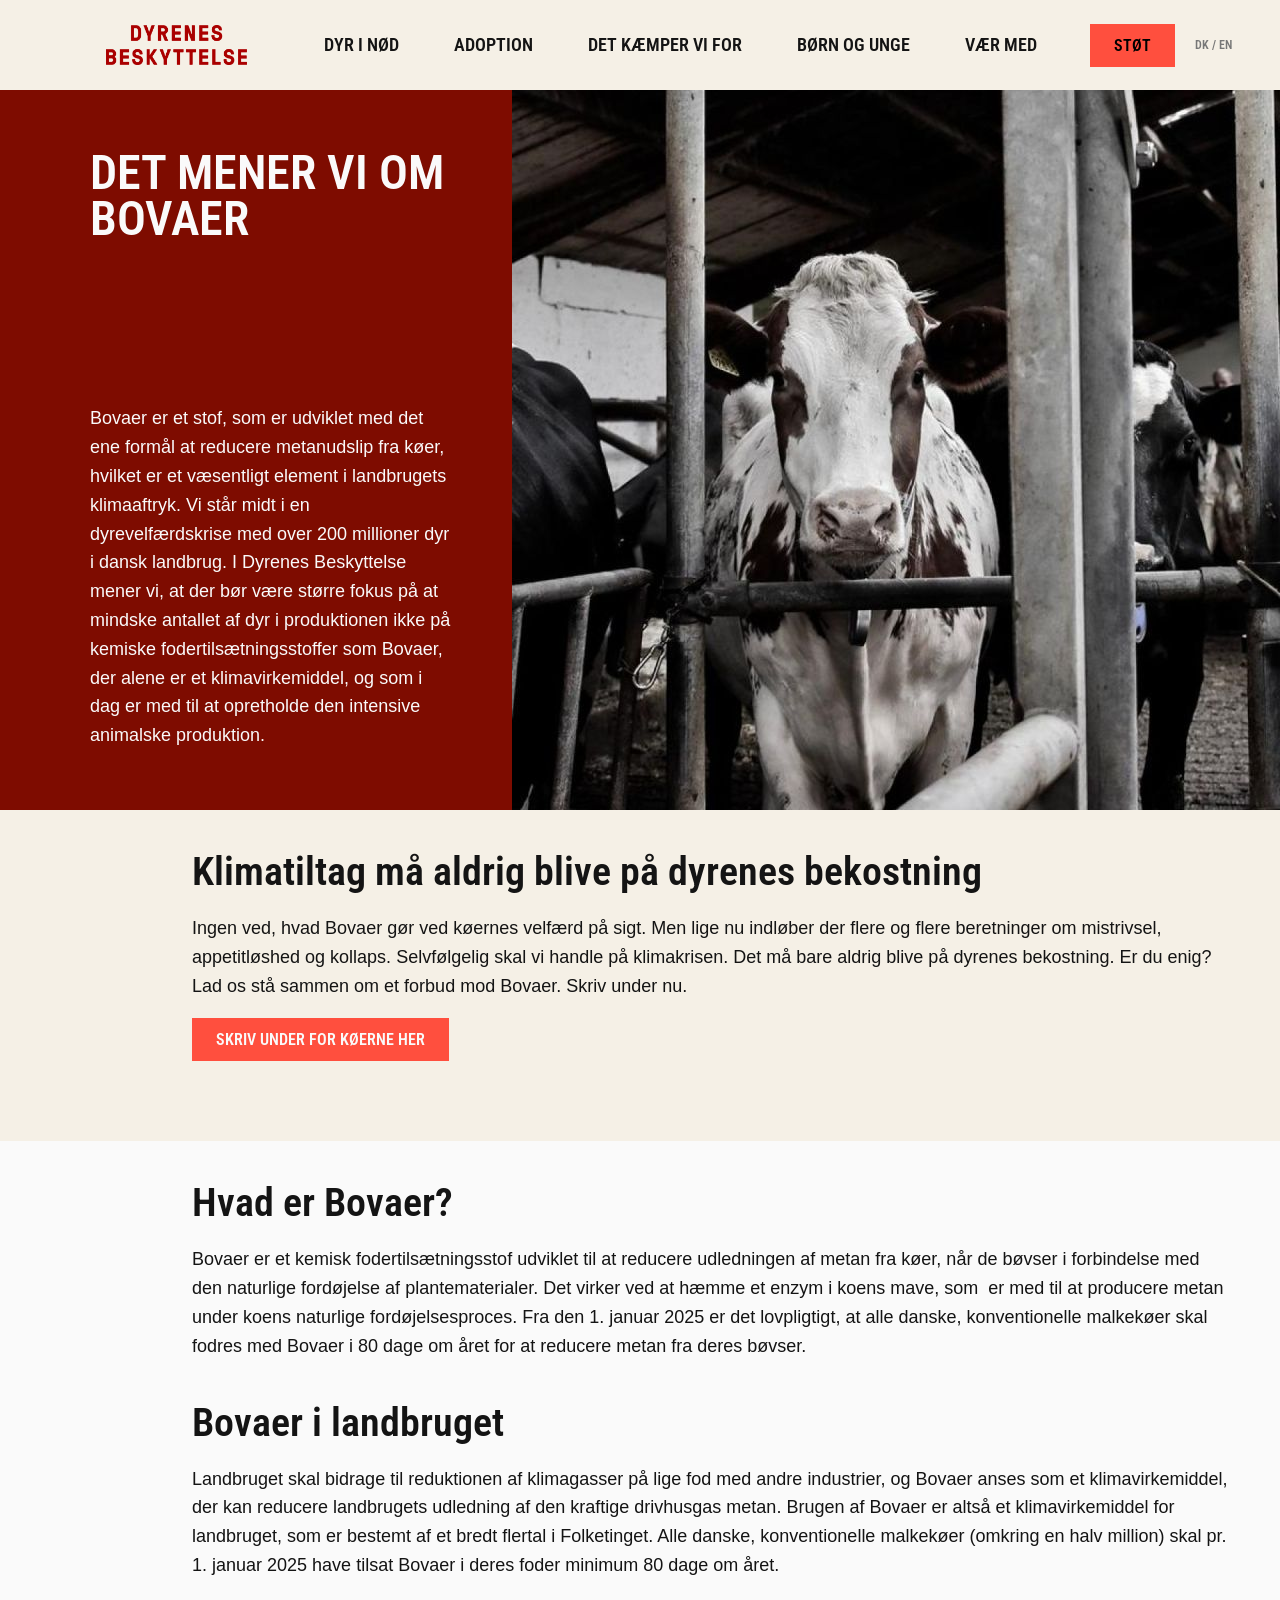
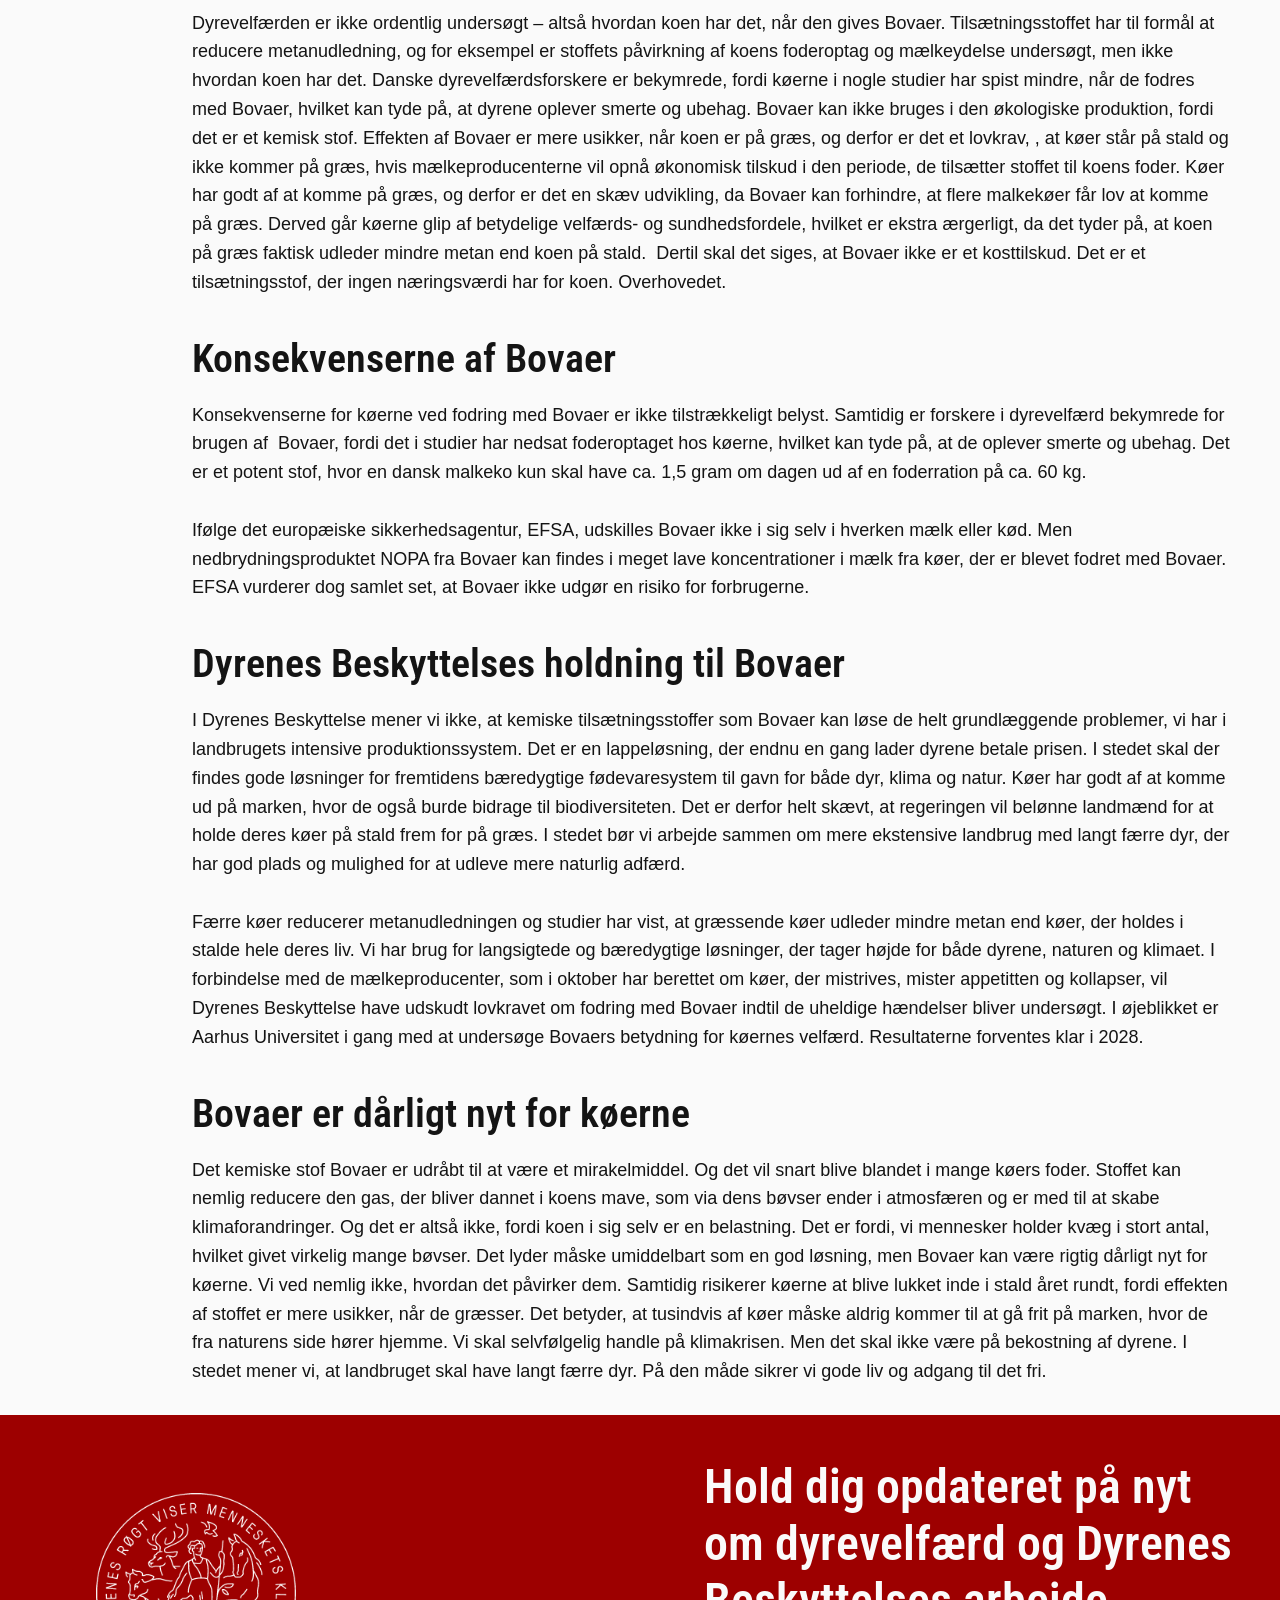
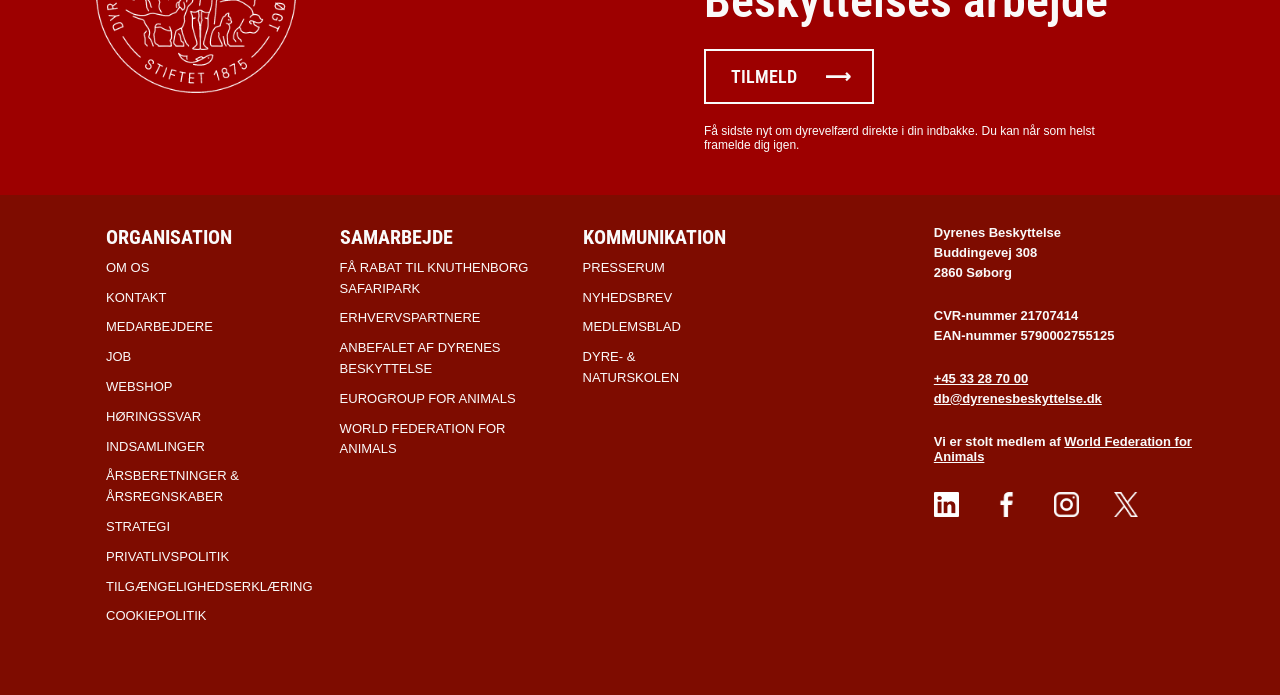
<file: bovaer.html>
<!DOCTYPE html>
<html lang="da">
<head>
    <meta charset="UTF-8">
    <meta name="viewport" content="width=device-width, initial-scale=1.0">
    <title>Dyrenes Beskyttelse</title>

    <link rel="stylesheet" href="stylesheet/grise.css">
    <link rel="stylesheet" href="stylesheet/style.css">

    <link rel="icon" href="images/favicon.ico" type="image/x-icon">
    <link rel="preconnect" href="https://fonts.googleapis.com">
    <link rel="preconnect" href="https://fonts.gstatic.com" crossorigin>
    <link href="https://fonts.googleapis.com/css2?family=Roboto+Condensed:wght@600&display=swap" rel="stylesheet">
    <script src="scripts/burgermenu.js" defer></script>
    <script src="scripts/slide-drawer.js" defer></script>
</head>
<body>
    <header class="navbar">
        <a href="index.html" class="logo" aria-label="Forside">
            <img src="images/logoet.png" alt="Dyrenes Beskyttelse logo">
        </a>

        <button class="nav-toggle" type="button" aria-label="Åbn navigation" aria-expanded="false" aria-controls="primaryNavigation">
            <span></span><span></span><span></span>
        </button>
        <nav id="primaryNavigation" aria-label="Hovednavigation">
            <ul class="nav-links">
                <li><a href="#">Dyr i nød</a></li>
                <li><a href="#">Adoption</a></li>
                <li><a href="index.html">Det kæmper vi for</a></li>
                <li><a href="#">Børn og unge</a></li>
                <li><a href="#">Vær med</a></li>
            </ul>
        </nav>

        <div class="nav-actions">
            <button class="support-btn" type="button">STØT</button>
            <span class="language-switch">DK / EN</span>
        </div>
    </header>

    <main>
        <section class="hero" aria-label="Hero banner">
            <div class="hero-content">
                <div class="hero-text">
                    <h1>DET MENER VI OM BOVAER</h1>
                    <p>Bovaer er et stof, som er udviklet med det ene formål at reducere metanudslip fra køer, hvilket er et væsentligt element i landbrugets klimaaftryk. Vi står midt i en dyrevelfærdskrise med over 200 millioner dyr i dansk landbrug. I Dyrenes Beskyttelse mener vi, at der bør være større fokus på at mindske antallet af dyr i produktionen ikke på kemiske fodertilsætningsstoffer som Bovaer, der alene er et klimavirkemiddel, og som i dag er med til at opretholde den intensive animalske produktion.</p>
                </div>
            </div>
            <div class="hero-image-wrap">
                <img src="images/ko-i-industrilandbrug-bovaer.jpg" alt="Indsæt billede">
            </div>
        </section>

        <section class="content-section">
            <div class="content-section-inner">
                <h1>Klimatiltag må aldrig blive på dyrenes bekostning</h1>
                <p>
                   Ingen ved, hvad Bovaer gør ved køernes velfærd på sigt. Men lige nu indløber der flere og flere beretninger om mistrivsel, appetitløshed og kollaps. Selvfølgelig skal vi handle på klimakrisen. Det må bare aldrig blive på dyrenes bekostning. Er du enig? Lad os stå sammen om et forbud mod Bovaer. Skriv under nu.
                </p>
                <br>
                <button class="sign-btn" type="button">SKRIV UNDER FOR KØERNE HER</button>
            </div>
        </section>

        <section>
            <div class="support-drawer" id="supportDrawer">
                <div class="support-drawer__inner">
                    <button class="support-drawer__close" id="supportDrawerClose">&#10799;</button>
                    
                    <form id="supportForm">
                        <h2>Hvordan vil du støtte?</h2>

                        <div class="buttons-row">
                            <button type="button" class="donation-button">Bliv Medlem</button>
                            <button type="button" class="donation-button">Støt én gang</button>
                        </div>

                        <div class="support-benefits">
                            <div>
                                <p>Bliv medlem og få:</p>
                                <ul>
                                    <li> medlemsblad fire gange om året</li>
                                    <li> invitationer til events</li>
                                    <li> eksklusive rabatter</li>
                                </ul>
                            </div>
                        </div>

                        <h2>Vælg <span id="onceOrMonth"></span></h2>

                        <div class="buttons-row">
                            <button type="button" class="donation-button" id="donationAmount1"></button>
                            <button type="button" class="donation-button" id="donationAmount2"></button>
                            <button type="button" class="donation-button" id="donationAmount3"></button>
                            <button type="button" class="donation-button">Andet</button>
                        </div>

                        <div class="columnpls">
                            <div class="input-wrapper optional-required">
                                <input type="text" class="customAmountInput" id="customAmount" placeholder="Beløb i kr."/>
                            </div>
                            <div class="missing-input__customAmount">Indtast venligst et gyldigt beløb</div>
                        </div>

                        <h2>Om dig</h2>

                        <div class="inputfield-row">
                            <div class="columnpls">
                                <div class="input-wrapper required">
                                    <input type="text" id="firstNameInputSupport" placeholder="Fornavn"/>
                                </div>
                                <div class="missing-input__firstnameSupport">Indtast venligst et fornavn</div>
                            </div>

                            <div class="columnpls">
                                <div class="input-wrapper required">
                                    <input type="text" id="lastNameInputSupport" placeholder="Efternavn"/>
                                </div>
                                <div class="missing-input__lastnameSupport">Indtast venligst et efternavn</div>
                            </div>
                        </div>

                        <div class="columnpls">
                            <div class="input-wrapper required">
                                <input type="text" id="emailInputSupport" placeholder="E-mail (bruges til kvittering)"/>
                            </div>
                            <div class="missing-input__emailSupport">Indtast venligst en gyldig email</div>
                        </div>

                        <button class="support-drawer__submit" type="submit">STØT DYRENE</button>

                        <div class="checkmark-desc__box">
                            <label class="container">
                                <input type="checkbox">
                                <span class="checkmark"></span>
                            </label>
                            <p>
                                <strong>Tilmeld dig vores nyhedsbrev</strong>
                            </p>
                        </div>
                    
                        <div class="privacypolicy-text">
                            <p>
                                Når du udfylder denne formular, siger du samtidig ja til vores betingelser. Læs vores <strong>datapolitik her.</strong>
                            </p>
                        </div>

                    </form>
                </div>
            </div>
        </section>

        <section>
            <div class="sign-drawer" id="signDrawer">
                <div class="sign-drawer__inner">
                    <button class="sign-drawer__close" id="signDrawerClose">&#10799;</button>

                    <h2 id="signCounter">0</h2>
                    <p>
                        personer har allerede skrevet under.
                    <br>
                        <span class="accentuated">
                            Nu er det din tur!
                        </span>
                    </p>

                    <form id="signForm">
                        <div class="inputfield-row">
                            <div class="columnpls">
                                <div class="input-wrapper required">
                                    <input type="text" id="firstNameInputSign" placeholder="Fornavn"/>
                                </div>
                                <div class="missing-input__firstnameSign">Indtast venligst et fornavn</div>
                            </div>

                            <div class="columnpls">
                                <div class="input-wrapper required">
                                    <input type="text" id="lastNameInputSign" placeholder="Efternavn"/>
                                </div>
                                <div class="missing-input__lastnameSign">Indtast venligst et efternavn</div>
                            </div>
                        </div>

                        <div class="input-wrapper">
                            <input type="text" placeholder="Telefon"/>
                        </div>
                        
                        <div class="columnpls">
                            <div class="input-wrapper required">
                                <input type="text" id="emailInputSign" placeholder="E-mail (bruges til kvittering)"/>
                            </div>
                            <div class="missing-input__emailSign">Indtast venligst en gyldig email</div>
                        </div>

                        <button class="sign-drawer__submit" type="submit">SKRIV UNDER NU</button>
                        
                        <div class="checkmark-desc__box">
                            <label class="container">
                                <input type="checkbox">
                                <span class="checkmark"></span>
                            </label>
                            <p>
                                <strong>Ja tak, jeg vil gerne holdes opdateret om bovaer og kampen for at skabe bedre forhold for landbrugsdyrene. Jeg modtager samtidig Dyrenes Beskyttelses nyhedsbreve.</strong>
                            </p>
                        </div>
                    
                        <div class="privacypolicy-text">
                            <p>
                                Når jeg skriver under, accepterer jeg hermed Dyrenes Beskyttelses <strong>privatlivspolitik</strong>. Hvis jeg har udfyldt mit telefonnummer, må I gerne kontakte mig telefonisk med tilbud om støtte.
                            </p>
                        </div>

                    </form>
                </div>
            </div>
        </section>

        <section class="bodytext-section">
            <div class="bodytext-section-inner">
                <h1>Hvad er Bovaer?</h1>
                <p>
                    Bovaer er et kemisk fodertilsætningsstof udviklet til at reducere udledningen af metan fra køer, når de bøvser i forbindelse med den naturlige fordøjelse af plantematerialer. Det virker ved at hæmme et enzym i koens mave, som  er med til at producere metan under koens naturlige fordøjelsesproces. Fra den 1. januar 2025 er det lovpligtigt, at alle danske, konventionelle malkekøer skal fodres med Bovaer i 80 dage om året for at reducere metan fra deres bøvser.
                </p>
            </div>
        </section>
        <section class="bodytext-section">
            <div class="bodytext-section-inner">
                <h1>Bovaer i landbruget</h1>
                <p>
                    Landbruget skal bidrage til reduktionen af klimagasser på lige fod med andre industrier, og Bovaer anses som et klimavirkemiddel, der kan reducere landbrugets udledning af den kraftige drivhusgas metan. Brugen af Bovaer er altså et klimavirkemiddel for landbruget, som er bestemt af et bredt flertal i Folketinget. Alle danske, konventionelle malkekøer (omkring en halv million) skal pr. 1. januar 2025 have tilsat Bovaer i deres foder minimum 80 dage om året.
                    <br>
                    <br>
                    Dyrevelfærden er ikke ordentlig undersøgt – altså hvordan koen har det, når den gives Bovaer. Tilsætningsstoffet har til formål at reducere metanudledning, og for eksempel er stoffets påvirkning af koens foderoptag og mælkeydelse undersøgt, men ikke hvordan koen har det. Danske dyrevelfærdsforskere er bekymrede, fordi køerne i nogle studier har spist mindre, når de fodres med Bovaer, hvilket kan tyde på, at dyrene oplever smerte og ubehag. Bovaer kan ikke bruges i den økologiske produktion, fordi det er et kemisk stof. Effekten af Bovaer er mere usikker, når koen er på græs, og derfor er det et lovkrav, , at køer står på stald og ikke kommer på græs, hvis mælkeproducenterne vil opnå økonomisk tilskud i den periode, de tilsætter stoffet til koens foder. Køer har godt af at komme på græs, og derfor er det en skæv udvikling, da Bovaer kan forhindre, at flere malkekøer får lov at komme på græs. Derved går køerne glip af betydelige velfærds- og sundhedsfordele, hvilket er ekstra ærgerligt, da det tyder på, at koen på græs faktisk udleder mindre metan end koen på stald.  Dertil skal det siges, at Bovaer ikke er et kosttilskud. Det er et tilsætningsstof, der ingen næringsværdi har for koen. Overhovedet.
                </p>
            </div>
        </section>
        <section class="bodytext-section">
            <div class="bodytext-section-inner">
                <h1>Konsekvenserne af Bovaer</h1>
                <p>
                    Konsekvenserne for køerne ved fodring med Bovaer er ikke tilstrækkeligt belyst. Samtidig er forskere i dyrevelfærd bekymrede for brugen af  Bovaer, fordi det i studier har nedsat foderoptaget hos køerne, hvilket kan tyde på, at de oplever smerte og ubehag.
                    Det er et potent stof, hvor en dansk malkeko kun skal have ca. 1,5 gram om dagen ud af en foderration på ca. 60 kg.
                    <br>
                    <br>
                    Ifølge det europæiske sikkerhedsagentur, EFSA, udskilles Bovaer ikke i sig selv i hverken mælk eller kød. Men nedbrydningsproduktet NOPA fra Bovaer kan findes i meget lave koncentrationer i mælk fra køer, der er blevet fodret med Bovaer. EFSA vurderer dog samlet set, at Bovaer ikke udgør en risiko for forbrugerne.
                </p>
            </div>
        </section>
        <section class="bodytext-section">
            <div class="bodytext-section-inner">
                <h1>Dyrenes Beskyttelses holdning til Bovaer</h1>
                <p>
                    I Dyrenes Beskyttelse mener vi ikke, at kemiske tilsætningsstoffer som Bovaer kan løse de helt grundlæggende problemer, vi har i landbrugets intensive produktionssystem. Det er en lappeløsning, der endnu en gang lader dyrene betale prisen. I stedet skal der findes gode løsninger for fremtidens bæredygtige fødevaresystem til gavn for både dyr, klima og natur. Køer har godt af at komme ud på marken, hvor de også burde bidrage til biodiversiteten. Det er derfor helt skævt, at regeringen vil belønne landmænd for at holde deres køer på stald frem for på græs. I stedet bør vi arbejde sammen om mere ekstensive landbrug med langt færre dyr, der har god plads og mulighed for at udleve mere naturlig adfærd.
                    <br>
                    <br>
                    Færre køer reducerer metanudledningen og studier har vist, at græssende køer udleder mindre metan end køer, der holdes i stalde hele deres liv. Vi har brug for langsigtede og bæredygtige løsninger, der tager højde for både dyrene, naturen og klimaet. I forbindelse med de mælkeproducenter, som i oktober har berettet om køer, der mistrives, mister appetitten og kollapser, vil Dyrenes Beskyttelse have udskudt lovkravet om fodring med Bovaer indtil de uheldige hændelser bliver undersøgt. I øjeblikket er Aarhus Universitet i gang med at undersøge Bovaers betydning for køernes velfærd. Resultaterne forventes klar i 2028. 
                </p>
            </div>
        </section>
        <section class="bodytext-section">
            <div class="bodytext-section-inner">
                <h1>Bovaer er dårligt nyt for køerne</h1>
                <p>
                    Det kemiske stof Bovaer er udråbt til at være et mirakelmiddel. Og det vil snart blive blandet i mange køers foder. Stoffet kan nemlig reducere den gas, der bliver dannet i koens mave, som via dens bøvser ender i atmosfæren og er med til at skabe klimaforandringer. Og det er altså ikke, fordi koen i sig selv er en belastning. Det er fordi, vi mennesker holder kvæg i stort antal, hvilket givet virkelig mange bøvser.
                    Det lyder måske umiddelbart som en god løsning, men Bovaer kan være rigtig dårligt nyt for køerne. Vi ved nemlig ikke, hvordan det påvirker dem. Samtidig risikerer køerne at blive lukket inde i stald året rundt, fordi effekten af stoffet er mere usikker, når de græsser. Det betyder, at tusindvis af køer måske aldrig kommer til at gå frit på marken, hvor de fra naturens side hører hjemme.
                    Vi skal selvfølgelig handle på klimakrisen. Men det skal ikke være på bekostning af dyrene. I stedet mener vi, at landbruget skal have langt færre dyr. På den måde sikrer vi gode liv og adgang til det fri.
                    <br>
                    <br>
                </p>
            </div>
        </section>
        

        <!-- Her starter footeren -->
        <section>
            <div class="footer-top">
                <img class="footer-emblem" src="images/Dyrenes-Beskyttelse-case-emblem.png" alt="Dyrenes Beskyttelse-emblem">
                <div class="footer-top-text">
                    <h1>Hold dig opdateret på nyt <br> om dyrevelfærd og Dyrenes <br> Beskyttelses arbejde</h1>
                    <button class="footer-top-btn" type="button">TILMELD &nbsp; &nbsp; &nbsp; ⟶</button>
                    <p>
                        Få sidste nyt om dyrevelfærd direkte i din indbakke. Du kan når som helst <br> framelde dig igen.
                    </p>
                </div>
            </div>

        </section>

        <footer class="footer">
            <div class="footer-nav-item">
                <h3>ORGANISATION</h3>
                <ul style = "list-style-type: none;">
                    <li>OM OS</li>
                    <li>KONTAKT</li>
                    <li>MEDARBEJDERE</li>
                    <li>JOB<li>
                    <li>WEBSHOP</li>
                    <li>HØRINGSSVAR</li>
                    <li>INDSAMLINGER</li>
                    <li>ÅRSBERETNINGER & <br> ÅRSREGNSKABER</li>
                    <li>STRATEGI</li>
                    <li>PRIVATLIVSPOLITIK</li>
                    <li>TILGÆNGELIGHEDSERKLÆRING</li>
                    <li>COOKIEPOLITIK</li>
                </ul>
            </div>

            <div class="footer-nav-item">
                <h3>SAMARBEJDE</h3>
                <ul style = "list-style-type: none;">
                    <li>FÅ RABAT TIL KNUTHENBORG <br> SAFARIPARK</li>
                    <li>ERHVERVSPARTNERE</li>
                    <li>ANBEFALET AF DYRENES <br> BESKYTTELSE</li>
                    <li>EUROGROUP FOR ANIMALS<li>
                    <li>WORLD FEDERATION FOR ANIMALS</li>
                </ul>
            </div>

            <div class="footer-nav-item">
                <h3>KOMMUNIKATION</h3>
                <ul style = "list-style-type: none;">
                    <li>PRESSERUM</li>
                    <li>NYHEDSBREV</li>
                    <li>MEDLEMSBLAD</li>
                    <li>DYRE- & NATURSKOLEN<li>
                </ul>
            </div>

            <div class="footer-nav-contact">
                <p>Dyrenes Beskyttelse</p>
                <p>Buddingevej 308</p>
                <p>2860 Søborg</p>
                <br>
                <p>CVR-nummer 21707414</p>
                <p>EAN-nummer 5790002755125</p>
                <br>
                <p class="footer-link">+45 33 28 70 00</p>
                <p class="footer-link">db@dyrenesbeskyttelse.dk</p>
                <br>
                <p>Vi er stolt medlem af <span class="p footer-link">World Federation for Animals</span></p>
                <br>
                <div class="socials-logo">
                    <img src="images/linkedin-logo.png" alt="LinkedIn Logo">
                    <img src="images/facebook-logo.png" alt="Facebook Logo">
                    <img src="images/instagram-logo.png" alt="Instagram Logo">
                    <img src="images/twitter-logo.png" alt="Twitter Logo">
                </div>
            </div>
        </footer>
    </main>
</body>
</html>
</file>
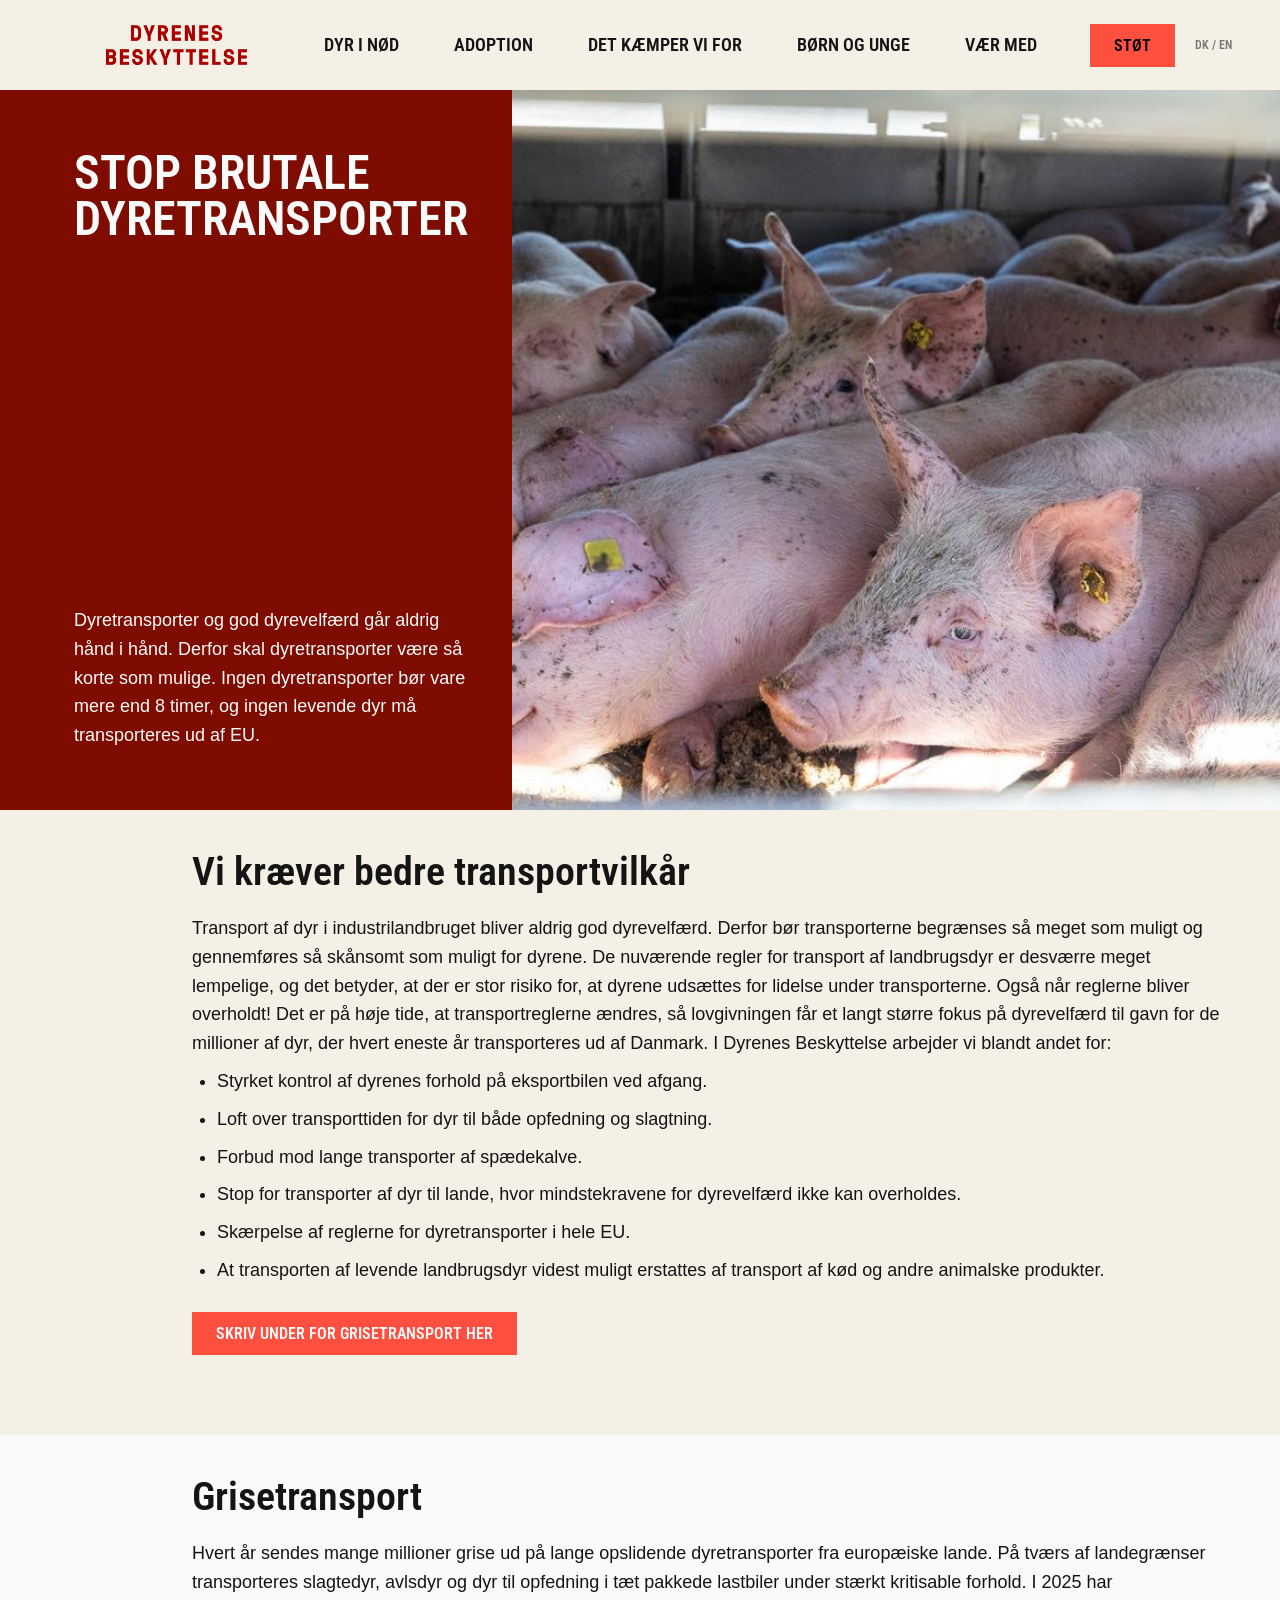
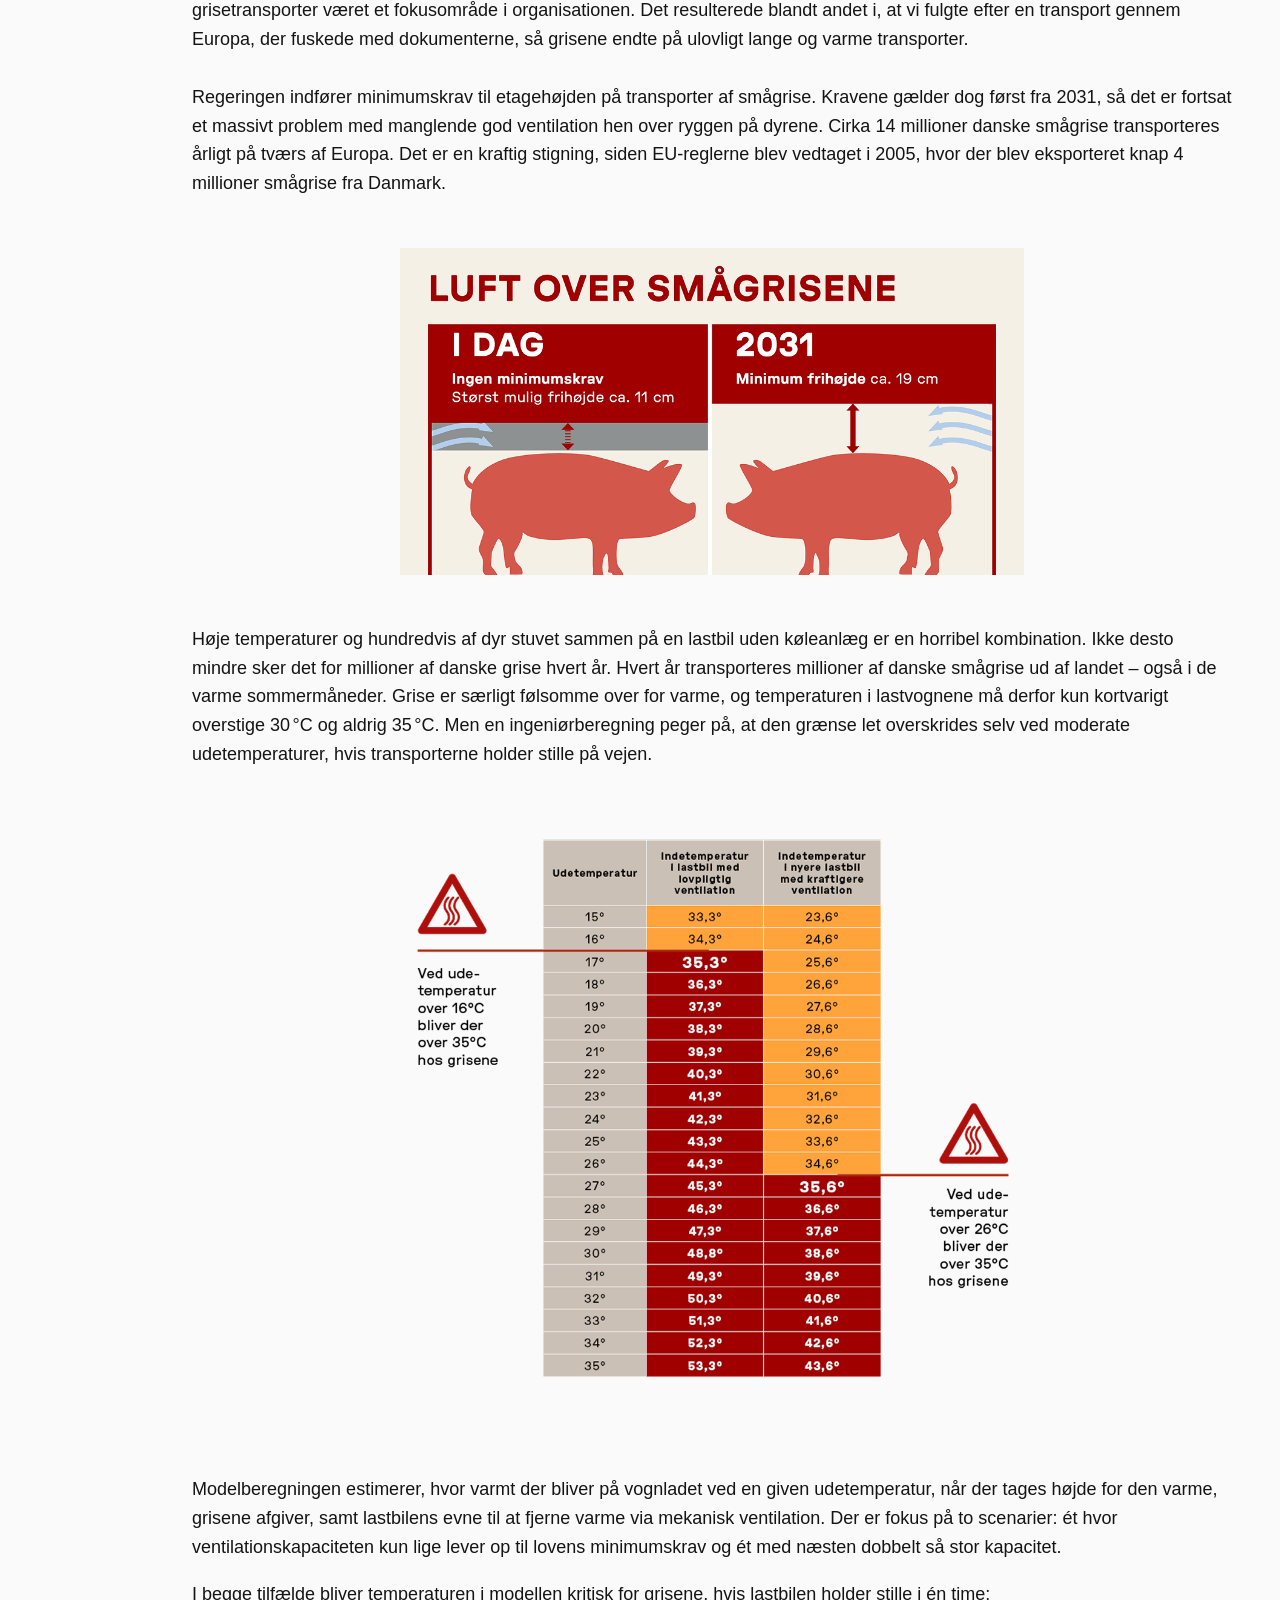
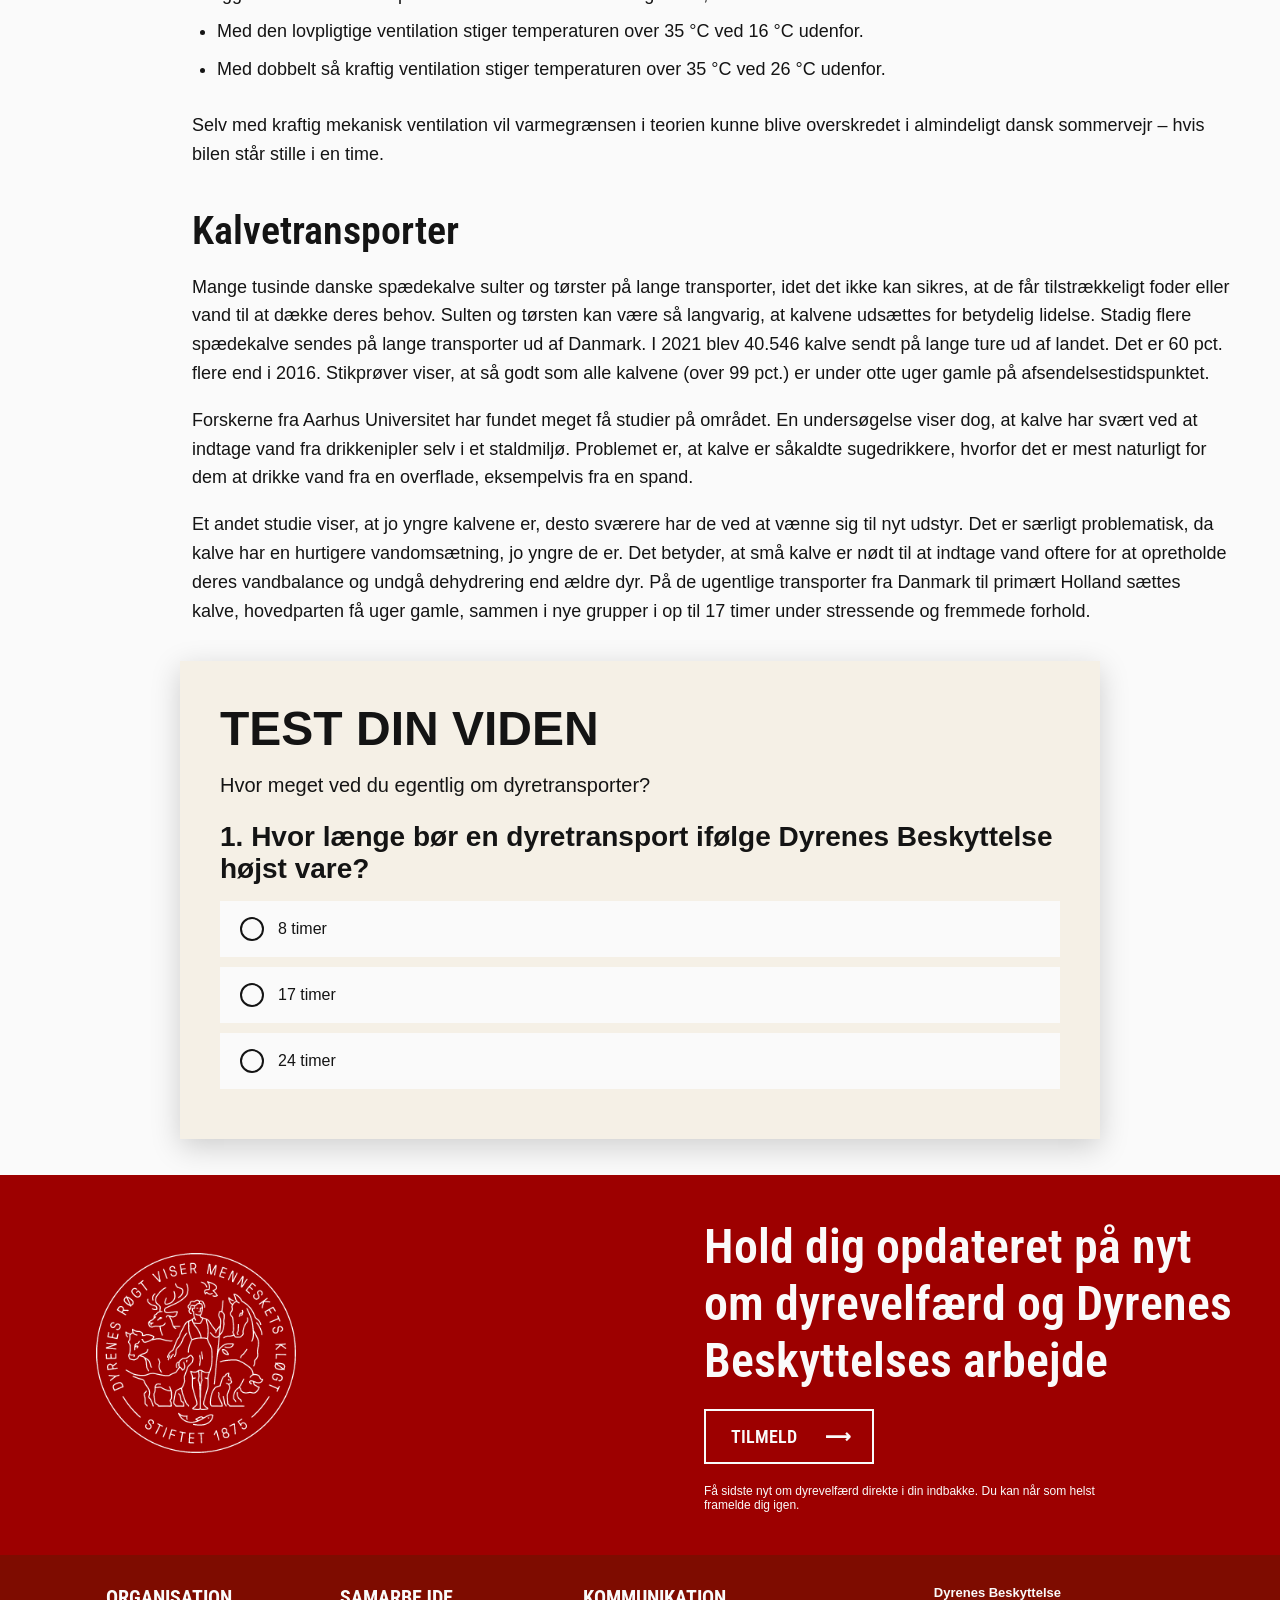
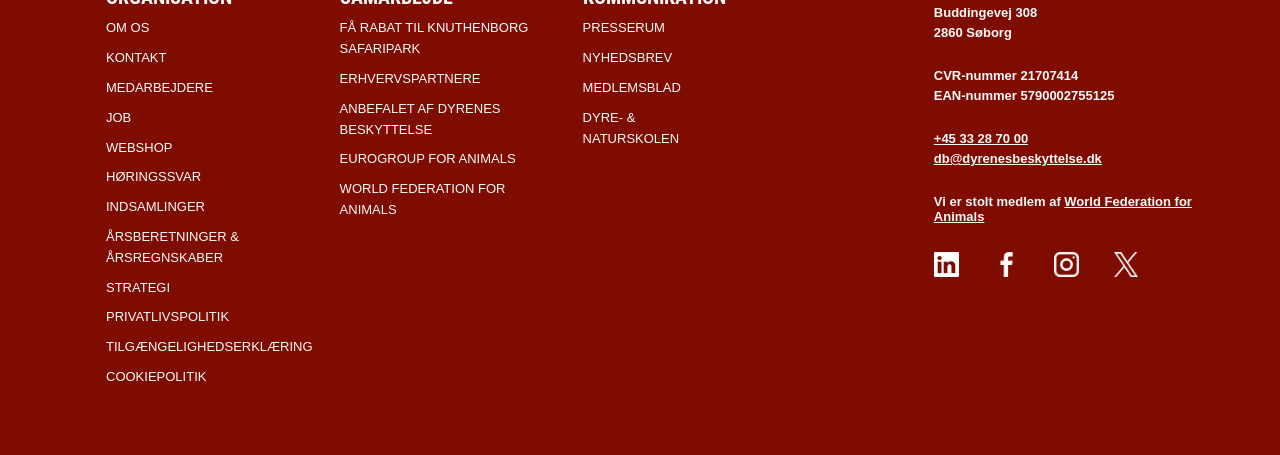
<file: dyretransporter.html>
<!DOCTYPE html>
<html lang="da">
<head>
    <meta charset="UTF-8">
    <meta name="viewport" content="width=device-width, initial-scale=1.0">
    <title>Dyrenes Beskyttelse</title>

    <link rel="stylesheet" href="stylesheet/dyretransport.css">
    <link rel="stylesheet" href="stylesheet/grise.css">
    <link rel="stylesheet" href="stylesheet/quiz.css">
    <link rel="stylesheet" href="stylesheet/style.css">
    
    
    <link rel="icon" href="images/favicon.ico" type="image/x-icon">
    <link rel="preconnect" href="https://fonts.googleapis.com">
    <link rel="preconnect" href="https://fonts.gstatic.com" crossorigin>
    <link href="https://fonts.googleapis.com/css2?family=Roboto+Condensed:wght@600&display=swap" rel="stylesheet">
    <script src="scripts/quizzez/dyretransport-quiz.js" defer></script>
    <script src="scripts/quizzez/quiz-runtime.js" defer></script>
    <script src="scripts/burgermenu.js" defer></script>
    <script src="scripts/slide-drawer.js" defer></script>
</head>
<body>
    <header class="navbar">
        <a href="index.html" class="logo" aria-label="Forside">
            <img src="images/logoet.png" alt="Dyrenes Beskyttelse logo">
        </a>

        <button class="nav-toggle" type="button" aria-label="Åbn navigation" aria-expanded="false" aria-controls="primaryNavigation">
            <span></span><span></span><span></span>
        </button>
        <nav id="primaryNavigation" aria-label="Hovednavigation">
            <ul class="nav-links">
                <li><a href="#">Dyr i nød</a></li>
                <li><a href="#">Adoption</a></li>
                <li><a href="index.html">Det kæmper vi for</a></li>
                <li><a href="#">Børn og unge</a></li>
                <li><a href="#">Vær med</a></li>
            </ul>
        </nav>

        <div class="nav-actions">
            <button class="support-btn" type="button">STØT</button>
            <span class="language-switch">DK / EN</span>
        </div>
    </header>

    <main>
        <section class="hero" aria-label="Hero banner">
            <div class="hero-content">
                <div class="hero-text">
                    <h1>STOP BRUTALE DYRETRANSPORTER</h1>
                    <p>Dyretransporter og god dyrevelfærd går aldrig hånd i hånd. Derfor skal dyretransporter være så korte som mulige. Ingen dyretransporter bør vare mere end 8 timer, og ingen levende dyr må transporteres ud af EU.</p>
                </div>
            </div>
            <div class="hero-image-wrap">
                <img src="images/grisetransport.jpg" alt="Indsæt billede">
            </div>
        </section>
        <section class="content-section">
            <div class="content-section-inner">
                <h1>Vi kræver bedre transportvilkår</h1>
                <p>Transport af dyr i industrilandbruget bliver aldrig god dyrevelfærd. Derfor bør transporterne begrænses så meget som muligt og gennemføres så skånsomt 
                    som muligt for dyrene. De nuværende regler for transport af landbrugsdyr er desværre meget lempelige, og det betyder, at der er stor risiko for, at 
                    dyrene udsættes for lidelse under transporterne. Også når reglerne bliver overholdt! Det er på høje tide, at transportreglerne ændres, så lovgivningen 
                    får et langt større fokus på dyrevelfærd til gavn for de millioner af dyr, der hvert eneste år transporteres ud af Danmark. I Dyrenes Beskyttelse 
                    arbejder vi blandt andet for:</p>
                    <ul class="bullet">
                        <li>Styrket kontrol af dyrenes forhold på eksportbilen ved afgang.</li>
                        <li>Loft over transporttiden for dyr til både opfedning og slagtning.</li>
                        <li>Forbud mod lange transporter af spædekalve.</li>
                        <li>Stop for transporter af dyr til lande, hvor mindstekravene for dyrevelfærd ikke kan overholdes.</li>
                        <li>Skærpelse af reglerne for dyretransporter i hele EU.</li>
                        <li>At transporten af levende landbrugsdyr videst muligt erstattes af transport af kød og andre animalske produkter.</li>
                    </ul>
                    <br>
                    <button class="sign-btn" type="button">SKRIV UNDER FOR GRISETRANSPORT HER</button>
            </div>
        </section>

        <section>
            <div class="support-drawer" id="supportDrawer">
                <div class="support-drawer__inner">
                    <button class="support-drawer__close" id="supportDrawerClose">&#10799;</button>
                    
                    <form id="supportForm">
                        <h2>Hvordan vil du støtte?</h2>

                        <div class="buttons-row">
                            <button type="button" class="donation-button">Bliv Medlem</button>
                            <button type="button" class="donation-button">Støt én gang</button>
                        </div>

                        <div class="support-benefits">
                            <div>
                                <p>Bliv medlem og få:</p>
                                <ul>
                                    <li> medlemsblad fire gange om året</li>
                                    <li> invitationer til events</li>
                                    <li> eksklusive rabatter</li>
                                </ul>
                            </div>
                        </div>

                        <h2>Vælg <span id="onceOrMonth"></span></h2>

                        <div class="buttons-row">
                            <button type="button" class="donation-button" id="donationAmount1"></button>
                            <button type="button" class="donation-button" id="donationAmount2"></button>
                            <button type="button" class="donation-button" id="donationAmount3"></button>
                            <button type="button" class="donation-button">Andet</button>
                        </div>

                        <div class="columnpls">
                            <div class="input-wrapper optional-required">
                                <input type="text" class="customAmountInput" id="customAmount" placeholder="Beløb i kr."/>
                            </div>
                            <div class="missing-input__customAmount">Indtast venligst et gyldigt beløb</div>
                        </div>

                        <h2>Om dig</h2>

                        <div class="inputfield-row">
                            <div class="columnpls">
                                <div class="input-wrapper required">
                                    <input type="text" id="firstNameInputSupport" placeholder="Fornavn"/>
                                </div>
                                <div class="missing-input__firstnameSupport">Indtast venligst et fornavn</div>
                            </div>

                            <div class="columnpls">
                                <div class="input-wrapper required">
                                    <input type="text" id="lastNameInputSupport" placeholder="Efternavn"/>
                                </div>
                                <div class="missing-input__lastnameSupport">Indtast venligst et efternavn</div>
                            </div>
                        </div>

                        <div class="columnpls">
                            <div class="input-wrapper required">
                                <input type="text" id="emailInputSupport" placeholder="E-mail (bruges til kvittering)"/>
                            </div>
                            <div class="missing-input__emailSupport">Indtast venligst en gyldig email</div>
                        </div>

                        <button class="support-drawer__submit" type="submit">STØT DYRENE</button>

                        <div class="checkmark-desc__box">
                            <label class="container">
                                <input type="checkbox">
                                <span class="checkmark"></span>
                            </label>
                            <p>
                                <strong>Tilmeld dig vores nyhedsbrev</strong>
                            </p>
                        </div>
                    
                        <div class="privacypolicy-text">
                            <p>
                                Når du udfylder denne formular, siger du samtidig ja til vores betingelser. Læs vores <strong>datapolitik her.</strong>
                            </p>
                        </div>

                    </form>
                </div>
            </div>
        </section>

        <section>
            <div class="sign-drawer" id="signDrawer">
                <div class="sign-drawer__inner">
                    <button class="sign-drawer__close" id="signDrawerClose">&#10799;</button>

                    <h2 id="signCounter">0</h2>
                    <p>
                        personer har allerede skrevet under.
                    <br>
                        <span class="accentuated">
                            Nu er det din tur!
                        </span>
                    </p>

                    <form id="signForm">
                        <div class="inputfield-row">
                            <div class="columnpls">
                                <div class="input-wrapper required">
                                    <input type="text" id="firstNameInputSign" placeholder="Fornavn"/>
                                </div>
                                <div class="missing-input__firstnameSign">Indtast venligst et fornavn</div>
                            </div>

                            <div class="columnpls">
                                <div class="input-wrapper required">
                                    <input type="text" id="lastNameInputSign" placeholder="Efternavn"/>
                                </div>
                                <div class="missing-input__lastnameSign">Indtast venligst et efternavn</div>
                            </div>
                        </div>

                        <div class="input-wrapper">
                            <input type="text" placeholder="Telefon"/>
                        </div>
                        
                        <div class="columnpls">
                            <div class="input-wrapper required">
                                <input type="text" id="emailInputSign" placeholder="E-mail (bruges til kvittering)"/>
                            </div>
                            <div class="missing-input__emailSign">Indtast venligst en gyldig email</div>
                        </div>

                        <button class="sign-drawer__submit" type="submit">SKRIV UNDER NU</button>
                        
                        <div class="checkmark-desc__box">
                            <label class="container">
                                <input type="checkbox">
                                <span class="checkmark"></span>
                            </label>
                            <p>
                                <strong>Ja tak, jeg vil gerne holdes opdateret om dyretransport og kampen for at skabe bedre forhold for landbrugsdyrene. Jeg modtager samtidig Dyrenes Beskyttelses nyhedsbreve.</strong>
                            </p>
                        </div>
                    
                        <div class="privacypolicy-text">
                            <p>
                                Når jeg skriver under, accepterer jeg hermed Dyrenes Beskyttelses <strong>privatlivspolitik</strong>. Hvis jeg har udfyldt mit telefonnummer, må I gerne kontakte mig telefonisk med tilbud om støtte.
                            </p>
                        </div>

                    </form>
                </div>
            </div>
        </section>

        <section class="bodytext-section">
            <div class="bodytext-section-inner">
                <h1>Grisetransport</h1>
                <p>Hvert år sendes mange millioner grise ud på lange opslidende dyretransporter fra europæiske lande. På tværs af landegrænser transporteres slagtedyr, avlsdyr og dyr til opfedning i tæt pakkede lastbiler under stærkt kritisable forhold.  I 2025 har grisetransporter været et fokusområde i organisationen. Det resulterede blandt andet i, at vi fulgte efter en transport gennem Europa, der fuskede med dokumenterne, så grisene endte på ulovligt lange og varme transporter.<br><br>
                    Regeringen indfører minimumskrav til etagehøjden på transporter af smågrise. Kravene gælder dog først fra 2031, så det er fortsat et massivt problem med manglende god ventilation hen over ryggen på dyrene. Cirka 14 millioner danske smågrise transporteres årligt på tværs af Europa. Det er en kraftig stigning, siden EU-reglerne blev vedtaget i 2005, hvor der blev eksporteret knap 4 millioner smågrise fra Danmark. </p>
                <img class="transp-img" src="images/luft-over-grise.png" alt="Luft over grise diagram">
                <p>Høje temperaturer og hundredvis af dyr stuvet sammen på en lastbil uden køleanlæg er en horribel kombination. Ikke desto mindre sker det for millioner af danske grise hvert år.  Hvert år transporteres millioner af danske smågrise ud af landet – også i de varme sommermåneder. Grise er særligt følsomme over for varme, og temperaturen i lastvognene må derfor kun kortvarigt overstige 30 °C og aldrig 35 °C. Men en ingeniørberegning peger på, at den grænse let overskrides selv ved moderate udetemperaturer, hvis transporterne holder stille på vejen.</p>
                <img class="transp-img" src="images/varme-grise.png" alt="Hvor varmt det er ved grisene diagram">
                <p>Modelberegningen estimerer, hvor varmt der bliver på vognladet ved en given udetemperatur, når der tages højde for den varme, grisene afgiver, samt lastbilens evne til at fjerne varme via mekanisk ventilation. Der er fokus på to scenarier: ét hvor ventilationskapaciteten kun lige lever op til lovens minimumskrav og ét med næsten dobbelt så stor kapacitet.</p>
                <br>
                <p>I begge tilfælde bliver temperaturen i modellen kritisk for grisene, hvis lastbilen holder stille i én time:</p>
                <ul class="bullet">
                    <li>Med den lovpligtige ventilation stiger temperaturen over 35 °C ved 16 °C udenfor.</li>
                    <li>Med dobbelt så kraftig ventilation stiger temperaturen over 35 °C ved 26 °C udenfor.</li>
                </ul>
                <br>
                <p>Selv med kraftig mekanisk ventilation vil varmegrænsen i teorien kunne blive overskredet i almindeligt dansk sommervejr – hvis bilen står stille i en time.</p>
            </div>
        </section>
        <section class="bodytext-section">
            <div class="bodytext-section-inner">
                <h1>Kalvetransporter</h1>
                <p>Mange tusinde danske spædekalve sulter og tørster på lange transporter, idet det ikke kan sikres, at de får tilstrækkeligt foder eller vand til at dække deres behov. Sulten og tørsten kan være så langvarig, at kalvene udsættes for betydelig lidelse.  Stadig flere spædekalve sendes på lange transporter ud af Danmark. I 2021 blev 40.546 kalve sendt på lange ture ud af landet. Det er 60 pct. flere end i 2016. Stikprøver viser, at så godt som alle kalvene (over 99 pct.) er under otte uger gamle på afsendelsestidspunktet.</p>
                <br>
                <p>Forskerne fra Aarhus Universitet har fundet meget få studier på området. En undersøgelse viser dog, at kalve har svært ved at indtage vand fra drikkenipler selv i et staldmiljø. Problemet er, at kalve er såkaldte sugedrikkere, hvorfor det er mest naturligt for dem at drikke vand fra en overflade, eksempelvis fra en spand.</p>
                <br>
                <p>Et andet studie viser, at jo yngre kalvene er, desto sværere har de ved at vænne sig til nyt udstyr. Det er særligt problematisk, da kalve har en hurtigere vandomsætning, jo yngre de er. Det betyder, at små kalve er nødt til at indtage vand oftere for at opretholde deres vandbalance og undgå dehydrering end ældre dyr. På de ugentlige transporter fra Danmark til primært Holland sættes kalve, hovedparten få uger gamle, sammen i nye grupper i op til 17 timer under stressende og fremmede forhold.</p>
            </div>
        </section>
        
        <section class="animal-quiz" aria-label="Dyretransportquiz">
            <div class="animal-quiz__container" id="transport-quiz">
                <h1>TEST DIN VIDEN</h1>
                <p class="animal-quiz__intro">Hvor meget ved du egentlig om dyretransporter?</p>
                <h2 class="animal-quiz__question"></h2>
                <div class="animal-quiz__answers"></div>
                <button class="animal-quiz__next animal-quiz__hidden" type="button">NÆSTE</button>
                <div class="animal-quiz__result animal-quiz__hidden" aria-live="polite">
                    <div class="animal-quiz__result-box">
                        <p class="animal-quiz__result-text"></p>
                    </div>
                    <div class="animal-quiz__info-box">
                        <h3>Bliv oplyst:</h3>
                        <p class="animal-quiz__fact-text"></p>
                    </div>
                </div>
            </div>
        </section>

        <!-- Her starter footeren -->
        <section>
            <div class="footer-top">
                <img class="footer-emblem" src="images/Dyrenes-Beskyttelse-case-emblem.png" alt="Dyrenes Beskyttelse-emblem">
                <div class="footer-top-text">
                    <h1>Hold dig opdateret på nyt <br> om dyrevelfærd og Dyrenes <br> Beskyttelses arbejde</h1>
                    <button class="footer-top-btn" type="button">TILMELD &nbsp; &nbsp; &nbsp; ⟶</button>
                    <p>Få sidste nyt om dyrevelfærd direkte i din indbakke. Du kan når som helst <br> framelde dig igen.</p>
                </div>
            </div>

        </section>

        <footer class="footer">
            <div class="footer-nav-item">
                <h3>ORGANISATION</h3>
                <ul style = "list-style-type: none;">
                    <li>OM OS</li>
                    <li>KONTAKT</li>
                    <li>MEDARBEJDERE</li>
                    <li>JOB<li>
                    <li>WEBSHOP</li>
                    <li>HØRINGSSVAR</li>
                    <li>INDSAMLINGER</li>
                    <li>ÅRSBERETNINGER & <br> ÅRSREGNSKABER</li>
                    <li>STRATEGI</li>
                    <li>PRIVATLIVSPOLITIK</li>
                    <li>TILGÆNGELIGHEDSERKLÆRING</li>
                    <li>COOKIEPOLITIK</li>
                </ul>
            </div>

            <div class="footer-nav-item">
                <h3>SAMARBEJDE</h3>
                <ul style = "list-style-type: none;">
                    <li>FÅ RABAT TIL KNUTHENBORG <br> SAFARIPARK</li>
                    <li>ERHVERVSPARTNERE</li>
                    <li>ANBEFALET AF DYRENES <br> BESKYTTELSE</li>
                    <li>EUROGROUP FOR ANIMALS<li>
                    <li>WORLD FEDERATION FOR ANIMALS</li>
                </ul>
            </div>

            <div class="footer-nav-item">
                <h3>KOMMUNIKATION</h3>
                <ul style = "list-style-type: none;">
                    <li>PRESSERUM</li>
                    <li>NYHEDSBREV</li>
                    <li>MEDLEMSBLAD</li>
                    <li>DYRE- & NATURSKOLEN<li>
                </ul>
            </div>

<div class="footer-nav-contact">
                <p>Dyrenes Beskyttelse</p>
                <p>Buddingevej 308</p>
                <p>2860 Søborg</p>
                <br>
                <p>CVR-nummer 21707414</p>
                <p>EAN-nummer 5790002755125</p>
                <br>
                <p class="footer-link">+45 33 28 70 00</p>
                <p class="footer-link">db@dyrenesbeskyttelse.dk</p>
                <br>
                <p>Vi er stolt medlem af <span class="p footer-link">World Federation for Animals</span></p>
                <br>
                <div class="socials-logo">
                    <img src="images/linkedin-logo.png" alt="LinkedIn Logo">
                    <img src="images/facebook-logo.png" alt="Facebook Logo">
                    <img src="images/instagram-logo.png" alt="Instagram Logo">
                    <img src="images/twitter-logo.png" alt="Twitter Logo">
                </div>
            </div>
        </footer>
    </main>
</body>
</html>
</file>
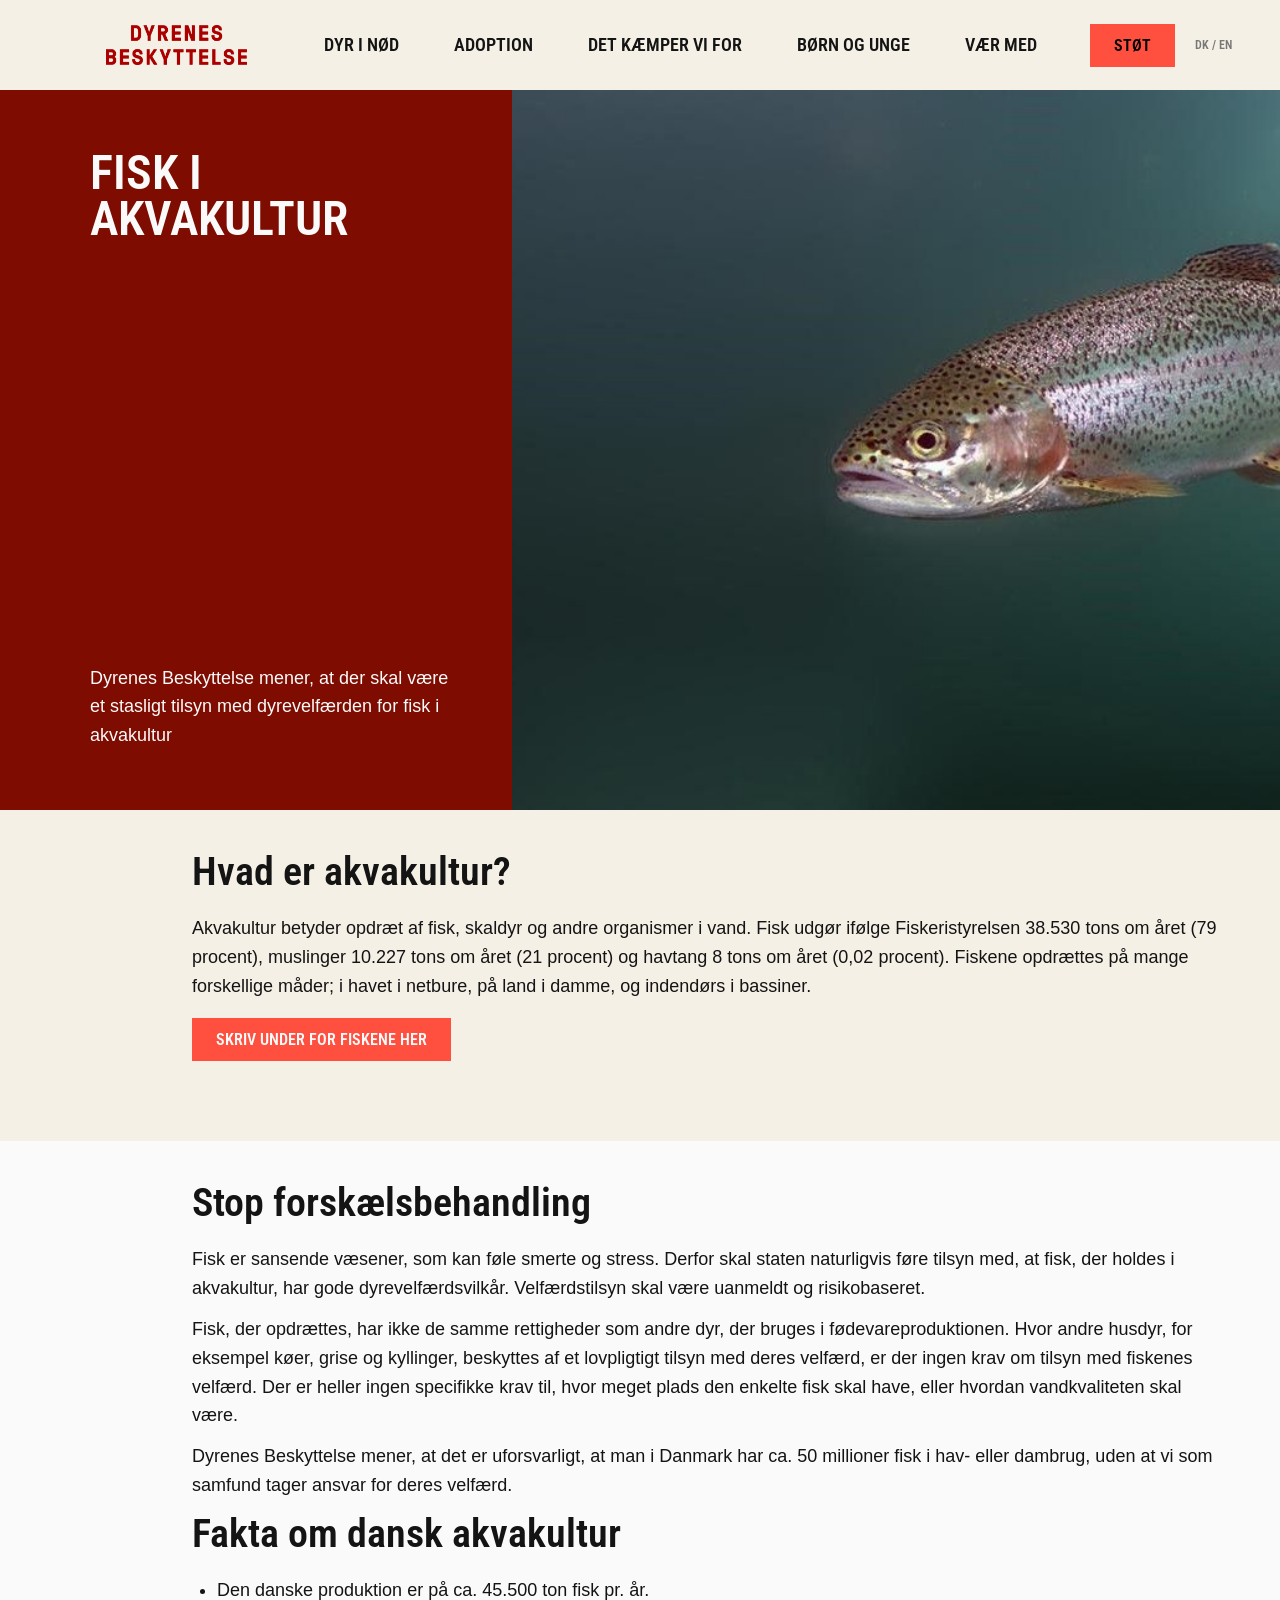
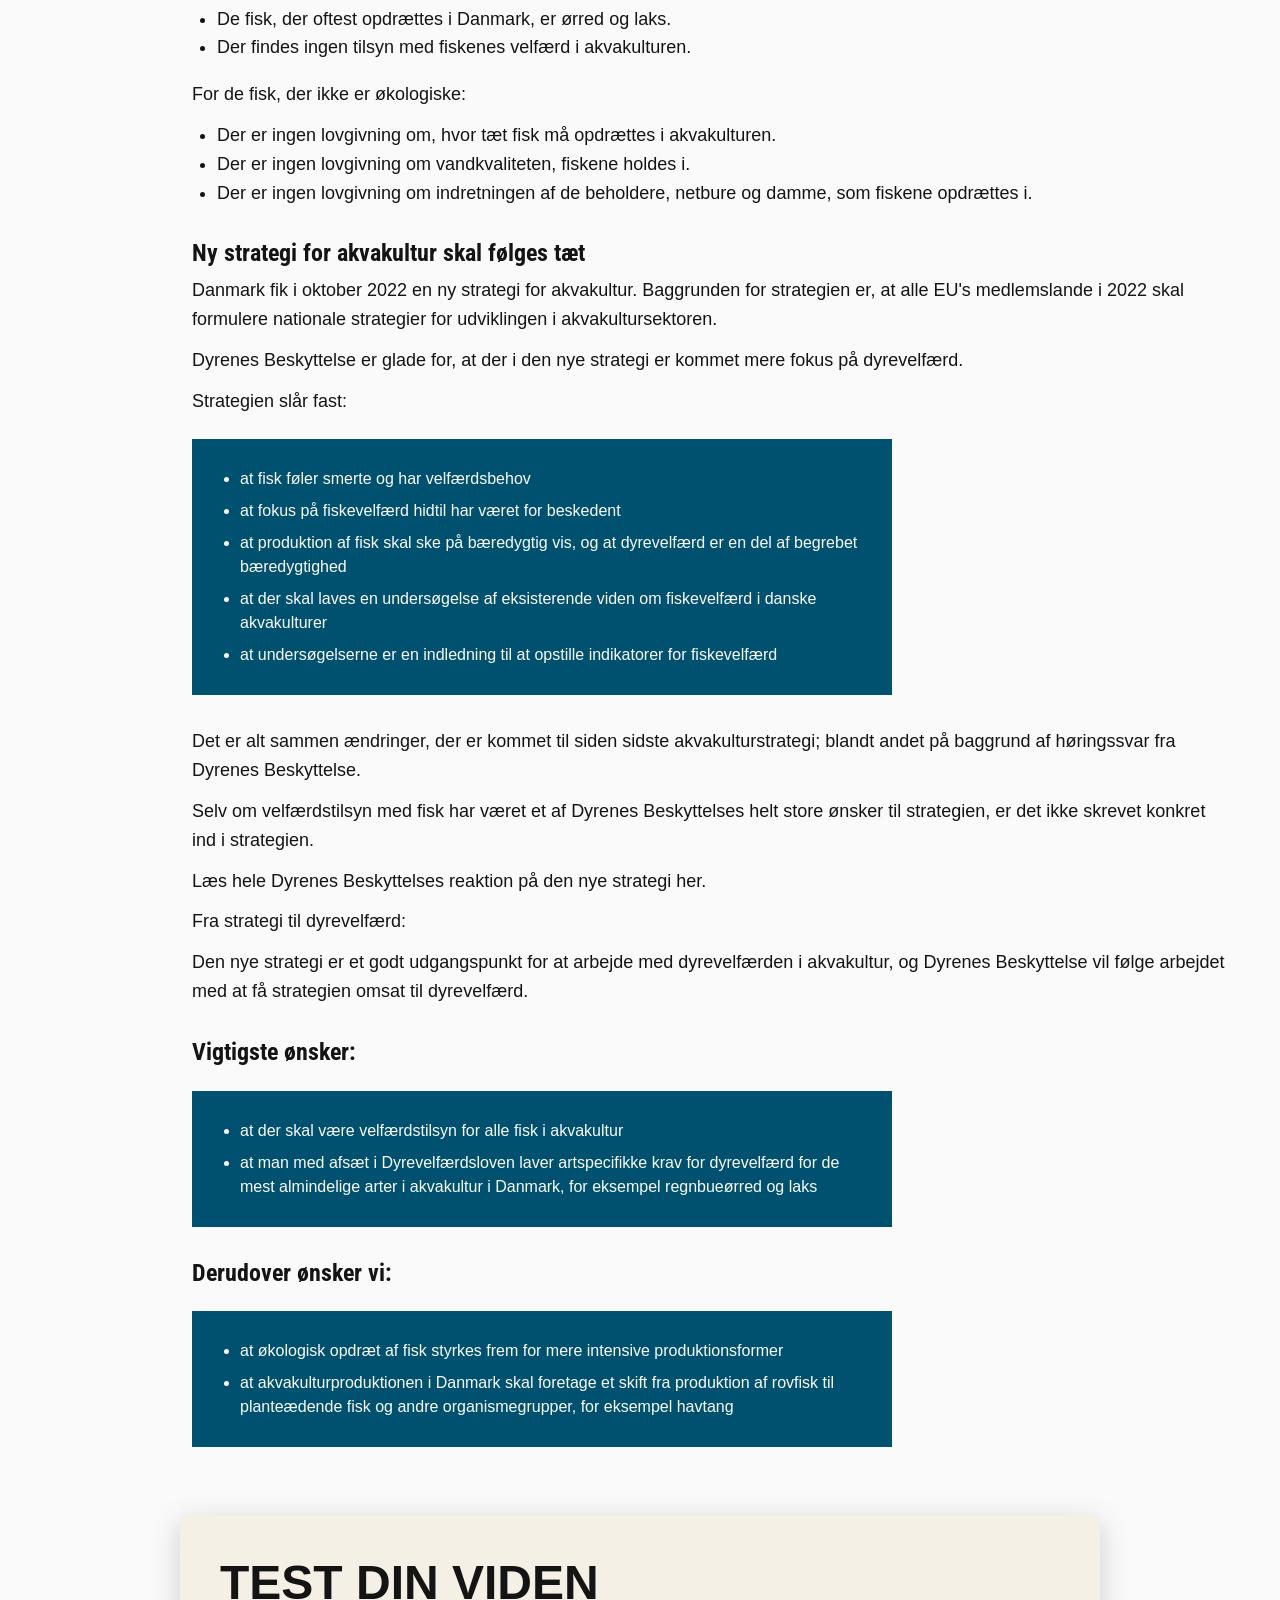
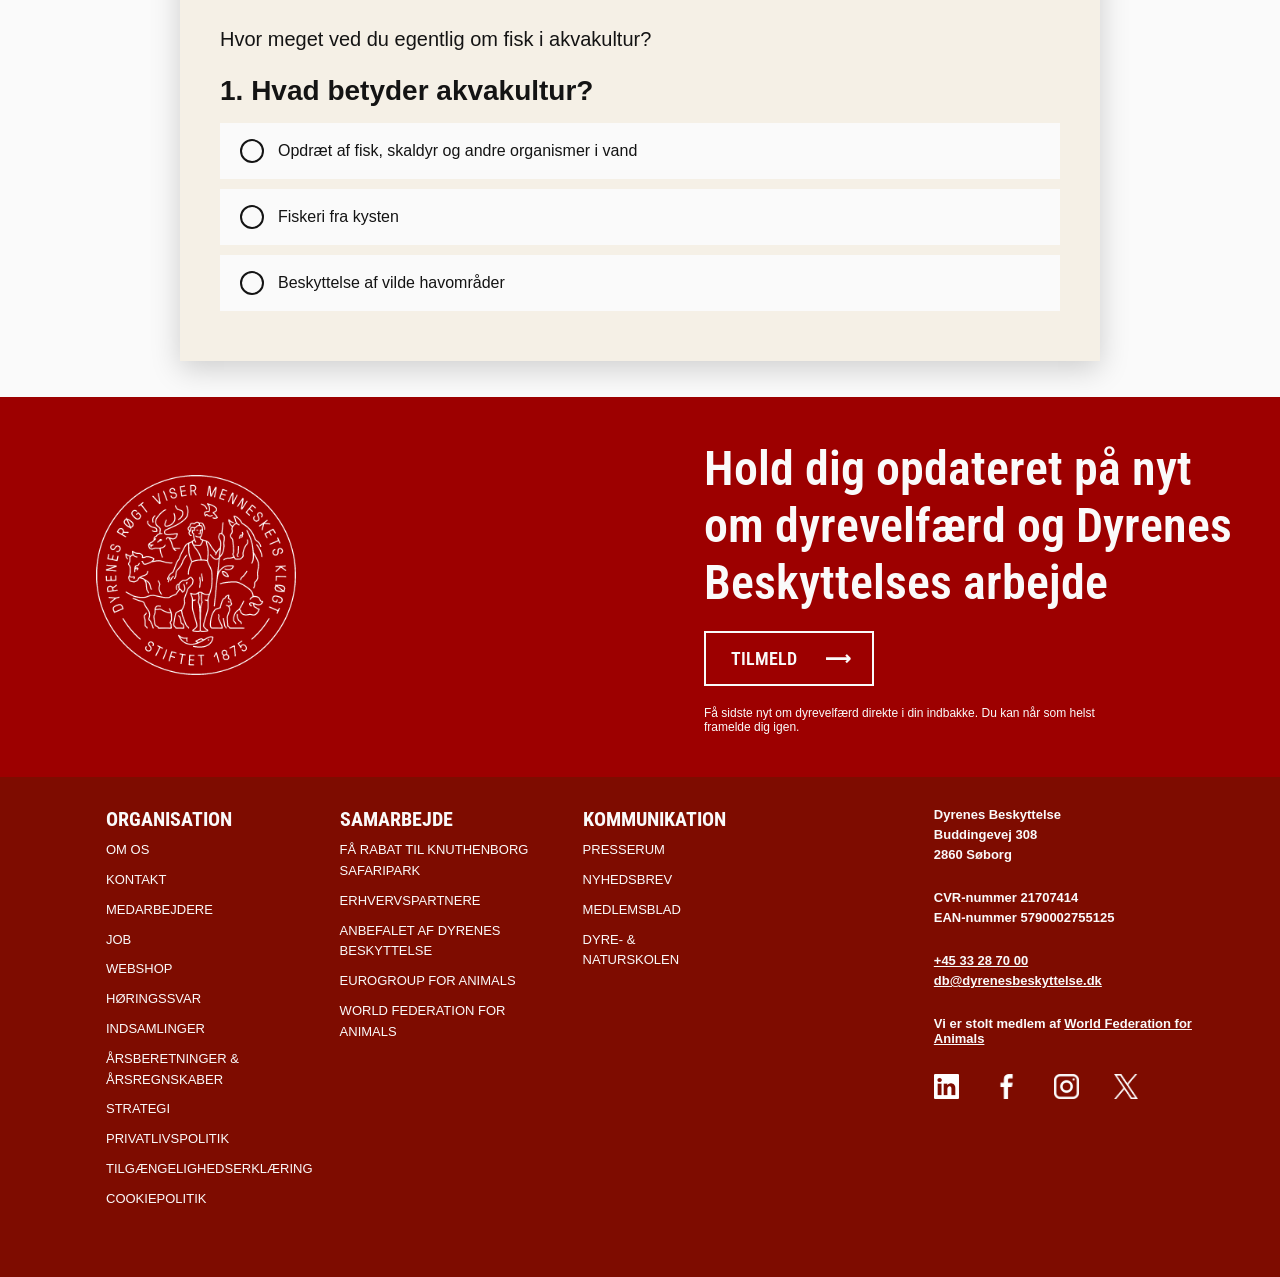
<file: fisk.html>
<!DOCTYPE html>
<html lang="da">
<head>
    <meta charset="UTF-8">
    <meta name="viewport" content="width=device-width, initial-scale=1.0">
    <title>Dyrenes Beskyttelse</title>

    <link rel="icon" href="images/favicon.ico" type="image/x-icon">
    <link rel="stylesheet" href="stylesheet/grise.css">
    <link rel="stylesheet" href="stylesheet/style.css">
    <link rel="stylesheet" href="stylesheet/quiz.css">

    <link rel="preconnect" href="https://fonts.googleapis.com">
    <link rel="preconnect" href="https://fonts.gstatic.com" crossorigin>
    <link href="https://fonts.googleapis.com/css2?family=Roboto+Condensed:wght@600&display=swap" rel="stylesheet">
    <script src="scripts/quizzez/fisk-quiz.js" defer></script>
    <script src="scripts/quizzez/quiz-runtime.js" defer></script>
    <script src="scripts/burgermenu.js" defer></script>
    <script src="scripts/slide-drawer.js" defer></script>
</head>
<body>
    <header class="navbar">
        <a href="index.html" class="logo" aria-label="Forside">
            <img src="images/logoet.png" alt="Dyrenes Beskyttelse logo">
        </a>

        <button class="nav-toggle" type="button" aria-label="Åbn navigation" aria-expanded="false" aria-controls="primaryNavigation">
            <span></span><span></span><span></span>
        </button>
        <nav id="primaryNavigation" aria-label="Hovednavigation">
            <ul class="nav-links">
                <li><a href="#">Dyr i nød</a></li>
                <li><a href="#">Adoption</a></li>
                <li><a href="index.html">Det kæmper vi for</a></li>
                <li><a href="#">Børn og unge</a></li>
                <li><a href="#">Vær med</a></li>
            </ul>
        </nav>

        <div class="nav-actions">
            <button class="support-btn" type="button">STØT</button>
            <span class="language-switch">DK / EN</span>
        </div>
    </header>

    <main>
        <section class="hero" aria-label="Hero banner">
            <div class="hero-content">
                <div class="hero-text">
                    <h1>Fisk i akvakultur</h1>
                    <p>Dyrenes Beskyttelse mener, at der skal være et
                       stasligt tilsyn med dyrevelfærden for fisk i akvakultur</p>
                </div>
            </div>
            <div class="hero-image-wrap">
                <img src="images/flot-fisk.jpg" alt="flot fisk">
            </div>
        </section>
        <section class="content-section">
            <div class="content-section-inner">
                <h1>Hvad er akvakultur?</h1>
                <p>Akvakultur betyder opdræt af fisk, skaldyr og andre organismer i vand. Fisk udgør ifølge Fiskeristyrelsen 38.530 tons om året (79 procent), muslinger 10.227 tons om året (21 procent) og havtang 8 tons om året (0,02 procent). Fiskene opdrættes på mange forskellige måder; i havet i netbure, på land i damme, og indendørs i bassiner.</p>
            <br>
                <button class="sign-btn" type="button">SKRIV UNDER FOR FISKENE HER</button>
            </div>
        </section>

         <section>
            <div class="support-drawer" id="supportDrawer">
                <div class="support-drawer__inner">
                    <button class="support-drawer__close" id="supportDrawerClose">&#10799;</button>
                    
                    <form id="supportForm">
                        <h2>Hvordan vil du støtte?</h2>

                        <div class="buttons-row">
                            <button type="button" class="donation-button">Bliv Medlem</button>
                            <button type="button" class="donation-button">Støt én gang</button>
                        </div>

                        <div class="support-benefits">
                            <div>
                                <p>Bliv medlem og få:</p>
                                <ul>
                                    <li> medlemsblad fire gange om året</li>
                                    <li> invitationer til events</li>
                                    <li> eksklusive rabatter</li>
                                </ul>
                            </div>
                        </div>

                        <h2>Vælg <span id="onceOrMonth"></span></h2>

                        <div class="buttons-row">
                            <button type="button" class="donation-button" id="donationAmount1"></button>
                            <button type="button" class="donation-button" id="donationAmount2"></button>
                            <button type="button" class="donation-button" id="donationAmount3"></button>
                            <button type="button" class="donation-button">Andet</button>
                        </div>

                        <div class="columnpls">
                            <div class="input-wrapper optional-required">
                                <input type="text" class="customAmountInput" id="customAmount" placeholder="Beløb i kr."/>
                            </div>
                            <div class="missing-input__customAmount">Indtast venligst et gyldigt beløb</div>
                        </div>

                        <h2>Om dig</h2>

                        <div class="inputfield-row">
                            <div class="columnpls">
                                <div class="input-wrapper required">
                                    <input type="text" id="firstNameInputSupport" placeholder="Fornavn"/>
                                </div>
                                <div class="missing-input__firstnameSupport">Indtast venligst et fornavn</div>
                            </div>

                            <div class="columnpls">
                                <div class="input-wrapper required">
                                    <input type="text" id="lastNameInputSupport" placeholder="Efternavn"/>
                                </div>
                                <div class="missing-input__lastnameSupport">Indtast venligst et efternavn</div>
                            </div>
                        </div>

                        <div class="columnpls">
                            <div class="input-wrapper required">
                                <input type="text" id="emailInputSupport" placeholder="E-mail (bruges til kvittering)"/>
                            </div>
                            <div class="missing-input__emailSupport">Indtast venligst en gyldig email</div>
                        </div>

                        <button class="support-drawer__submit" type="submit">STØT DYRENE</button>

                        <div class="checkmark-desc__box">
                            <label class="container">
                                <input type="checkbox">
                                <span class="checkmark"></span>
                            </label>
                            <p>
                                <strong>Tilmeld dig vores nyhedsbrev</strong>
                            </p>
                        </div>
                    
                        <div class="privacypolicy-text">
                            <p>
                                Når du udfylder denne formular, siger du samtidig ja til vores betingelser. Læs vores <strong>datapolitik her.</strong>
                            </p>
                        </div>

                    </form>
                </div>
            </div>
        </section>

        <section>
            <div class="sign-drawer" id="signDrawer">
                <div class="sign-drawer__inner">
                    <button class="sign-drawer__close" id="signDrawerClose">&#10799;</button>

                    <h2 id="signCounter">0</h2>
                    <p>
                        personer har allerede skrevet under.
                    <br>
                        <span class="accentuated">
                            Nu er det din tur!
                        </span>
                    </p>

                    <form id="signForm">
                        <div class="inputfield-row">
                            <div class="columnpls">
                                <div class="input-wrapper required">
                                    <input type="text" id="firstNameInputSign" placeholder="Fornavn"/>
                                </div>
                                <div class="missing-input__firstnameSign">Indtast venligst et fornavn</div>
                            </div>

                            <div class="columnpls">
                                <div class="input-wrapper required">
                                    <input type="text" id="lastNameInputSign" placeholder="Efternavn"/>
                                </div>
                                <div class="missing-input__lastnameSign">Indtast venligst et efternavn</div>
                            </div>
                        </div>

                        <div class="input-wrapper">
                            <input type="text" placeholder="Telefon"/>
                        </div>
                        
                        <div class="columnpls">
                            <div class="input-wrapper required">
                                <input type="text" id="emailInputSign" placeholder="E-mail (bruges til kvittering)"/>
                            </div>
                            <div class="missing-input__emailSign">Indtast venligst en gyldig email</div>
                        </div>

                        <button class="sign-drawer__submit" type="submit">SKRIV UNDER NU</button>
                        
                        <div class="checkmark-desc__box">
                            <label class="container">
                                <input type="checkbox">
                                <span class="checkmark"></span>
                            </label>
                            <p>
                                <strong>Ja tak, jeg vil gerne holdes opdateret om forholdene for fisk og kampen for at skabe bedre forhold for havdyr. Jeg modtager samtidig Dyrenes Beskyttelses nyhedsbreve.</strong>
                            </p>
                        </div>
                    
                        <div class="privacypolicy-text">
                            <p>
                                Når jeg skriver under, accepterer jeg hermed Dyrenes Beskyttelses <strong>privatlivspolitik</strong>. Hvis jeg har udfyldt mit telefonnummer, må I gerne kontakte mig telefonisk med tilbud om støtte.
                            </p>
                        </div>

                    </form>
                </div>
            </div>
        </section>

        <section class="bodytext-section">
            <div class="bodytext-section-inner fish-bodytext">
                <h1>Stop forskælsbehandling</h1>
                <p>Fisk er sansende væsener, som kan føle smerte og stress. Derfor skal staten naturligvis føre tilsyn med, at fisk, der holdes i akvakultur, har gode dyrevelfærdsvilkår. Velfærdstilsyn skal være uanmeldt og risikobaseret.</p>
                <p>Fisk, der opdrættes, har ikke de samme rettigheder som andre dyr, der bruges i fødevareproduktionen. Hvor andre husdyr, for eksempel køer, grise og kyllinger, beskyttes af et lovpligtigt tilsyn med deres velfærd, er der ingen krav om tilsyn med fiskenes velfærd. Der er heller ingen specifikke krav til, hvor meget plads den enkelte fisk skal have, eller hvordan vandkvaliteten skal være.</p>
                <p>Dyrenes Beskyttelse mener, at det er uforsvarligt, at man i Danmark har ca. 50 millioner fisk i hav- eller dambrug, uden at vi som samfund tager ansvar for deres velfærd.</p>

                <h1>Fakta om dansk akvakultur</h1>
                <ul class="bullet">
                    <li>Den danske produktion er på ca. 45.500 ton fisk pr. år.</li>
                    <li>De fisk, der oftest opdrættes i Danmark, er ørred og laks.</li>
                    <li>Der findes ingen tilsyn med fiskenes velfærd i akvakulturen.</li>
                </ul>

                <br>
                <p>For de fisk, der ikke er økologiske:</p>
                <ul class="bullet">
                    <li>Der er ingen lovgivning om, hvor tæt fisk må opdrættes i akvakulturen.</li>
                    <li>Der er ingen lovgivning om vandkvaliteten, fiskene holdes i.</li>
                    <li>Der er ingen lovgivning om indretningen af de beholdere, netbure og damme, som fiskene opdrættes i.</li>
                </ul>

                <h2>Ny strategi for akvakultur skal følges tæt</h2>
                <p>Danmark fik i oktober 2022 en ny strategi for akvakultur. Baggrunden for strategien er, at alle EU's medlemslande i 2022 skal formulere nationale strategier for udviklingen i akvakultursektoren.</p>
                <p>Dyrenes Beskyttelse er glade for, at der i den nye strategi er kommet mere fokus på dyrevelfærd.</p>
                <p>Strategien slår fast:</p>
                <ul class="bullet fish-info-box">
                    <li>at fisk føler smerte og har velfærdsbehov</li>
                    <li>at fokus på fiskevelfærd hidtil har været for beskedent</li>
                    <li>at produktion af fisk skal ske på bæredygtig vis, og at dyrevelfærd er en del af begrebet bæredygtighed</li>
                    <li>at der skal laves en undersøgelse af eksisterende viden om fiskevelfærd i danske akvakulturer</li>
                    <li>at undersøgelserne er en indledning til at opstille indikatorer for fiskevelfærd</li>
                </ul>

                <p>Det er alt sammen ændringer, der er kommet til siden sidste akvakulturstrategi; blandt andet på baggrund af høringssvar fra Dyrenes Beskyttelse.</p>
                <p>Selv om velfærdstilsyn med fisk har været et af Dyrenes Beskyttelses helt store ønsker til strategien, er det ikke skrevet konkret ind i strategien.</p>
                <p>Læs hele Dyrenes Beskyttelses reaktion på den nye strategi her.</p>
                <p>Fra strategi til dyrevelfærd:</p>
                <p>Den nye strategi er et godt udgangspunkt for at arbejde med dyrevelfærden i akvakultur, og Dyrenes Beskyttelse vil følge arbejdet med at få strategien omsat til dyrevelfærd.</p>

                <h2>Vigtigste ønsker:</h2>
                <ul class="bullet fish-info-box">
                    <li>at der skal være velfærdstilsyn for alle fisk i akvakultur</li>
                    <li>at man med afsæt i Dyrevelfærdsloven laver artspecifikke krav for dyrevelfærd for de mest almindelige arter i akvakultur i Danmark, for eksempel regnbueørred og laks</li>
                </ul>

                <h2>Derudover ønsker vi:</h2>
                <ul class="bullet fish-info-box">
                    <li>at økologisk opdræt af fisk styrkes frem for mere intensive produktionsformer</li>
                    <li>at akvakulturproduktionen i Danmark skal foretage et skift fra produktion af rovfisk til planteædende fisk og andre organismegrupper, for eksempel havtang</li>
                </ul>
            </div>
        </section>


        <section class="animal-quiz" aria-label="Fiskequiz">
            <div class="animal-quiz__container" id="fish-quiz">
                <h1>TEST DIN VIDEN</h1>
                <p class="animal-quiz__intro">Hvor meget ved du egentlig om fisk i akvakultur?</p>
                <h2 class="animal-quiz__question"></h2>
                <div class="animal-quiz__answers"></div>
                <button class="animal-quiz__next animal-quiz__hidden" type="button">NÆSTE</button>
                <div class="animal-quiz__result animal-quiz__hidden" aria-live="polite">
                    <div class="animal-quiz__result-box">
                        <p class="animal-quiz__result-text"></p>
                    </div>
                    <div class="animal-quiz__info-box">
                        <h3>Bliv oplyst:</h3>
                        <p class="animal-quiz__fact-text"></p>
                    </div>
                </div>
            </div>
        </section>

        <!-- Her starter footeren -->
        <section>
            <div class="footer-top">
                <img class="footer-emblem" src="images/Dyrenes-Beskyttelse-case-emblem.png" alt="Dyrenes Beskyttelse-emblem">
                <div class="footer-top-text">
                    <h1>Hold dig opdateret på nyt <br> om dyrevelfærd og Dyrenes <br> Beskyttelses arbejde</h1>
                    <button class="footer-top-btn" type="button">TILMELD &nbsp; &nbsp; &nbsp; ⟶</button>
                    <p>Få sidste nyt om dyrevelfærd direkte i din indbakke. Du kan når som helst <br> framelde dig igen.</p>
                </div>
            </div>

        </section>

        <footer class="footer">
            <div class="footer-nav-item">
                <h3>ORGANISATION</h3>
                <ul style = "list-style-type: none;">
                    <li>OM OS</li>
                    <li>KONTAKT</li>
                    <li>MEDARBEJDERE</li>
                    <li>JOB<li>
                    <li>WEBSHOP</li>
                    <li>HØRINGSSVAR</li>
                    <li>INDSAMLINGER</li>
                    <li>ÅRSBERETNINGER & <br> ÅRSREGNSKABER</li>
                    <li>STRATEGI</li>
                    <li>PRIVATLIVSPOLITIK</li>
                    <li>TILGÆNGELIGHEDSERKLÆRING</li>
                    <li>COOKIEPOLITIK</li>
                </ul>
            </div>

            <div class="footer-nav-item">
                <h3>SAMARBEJDE</h3>
                <ul style = "list-style-type: none;">
                    <li>FÅ RABAT TIL KNUTHENBORG <br> SAFARIPARK</li>
                    <li>ERHVERVSPARTNERE</li>
                    <li>ANBEFALET AF DYRENES <br> BESKYTTELSE</li>
                    <li>EUROGROUP FOR ANIMALS<li>
                    <li>WORLD FEDERATION FOR ANIMALS</li>
                </ul>
            </div>

            <div class="footer-nav-item">
                <h3>KOMMUNIKATION</h3>
                <ul style = "list-style-type: none;">
                    <li>PRESSERUM</li>
                    <li>NYHEDSBREV</li>
                    <li>MEDLEMSBLAD</li>
                    <li>DYRE- & NATURSKOLEN<li>
                </ul>
            </div>

            <div class="footer-nav-contact">
                <p>Dyrenes Beskyttelse</p>
                <p>Buddingevej 308</p>
                <p>2860 Søborg</p>
                <br>
                <p>CVR-nummer 21707414</p>
                <p>EAN-nummer 5790002755125</p>
                <br>
                <p class="footer-link">+45 33 28 70 00</p>
                <p class="footer-link">db@dyrenesbeskyttelse.dk</p>
                <br>
                <p>Vi er stolt medlem af <span class="p footer-link">World Federation for Animals</span></p>
                <br>
                <div class="socials-logo">
                    <img src="images/linkedin-logo.png" alt="LinkedIn Logo">
                    <img src="images/facebook-logo.png" alt="Facebook Logo">
                    <img src="images/instagram-logo.png" alt="Instagram Logo">
                    <img src="images/twitter-logo.png" alt="Twitter Logo">
                </div>
            </div>
        </footer>
    </main>
</body>
</html>
</file>
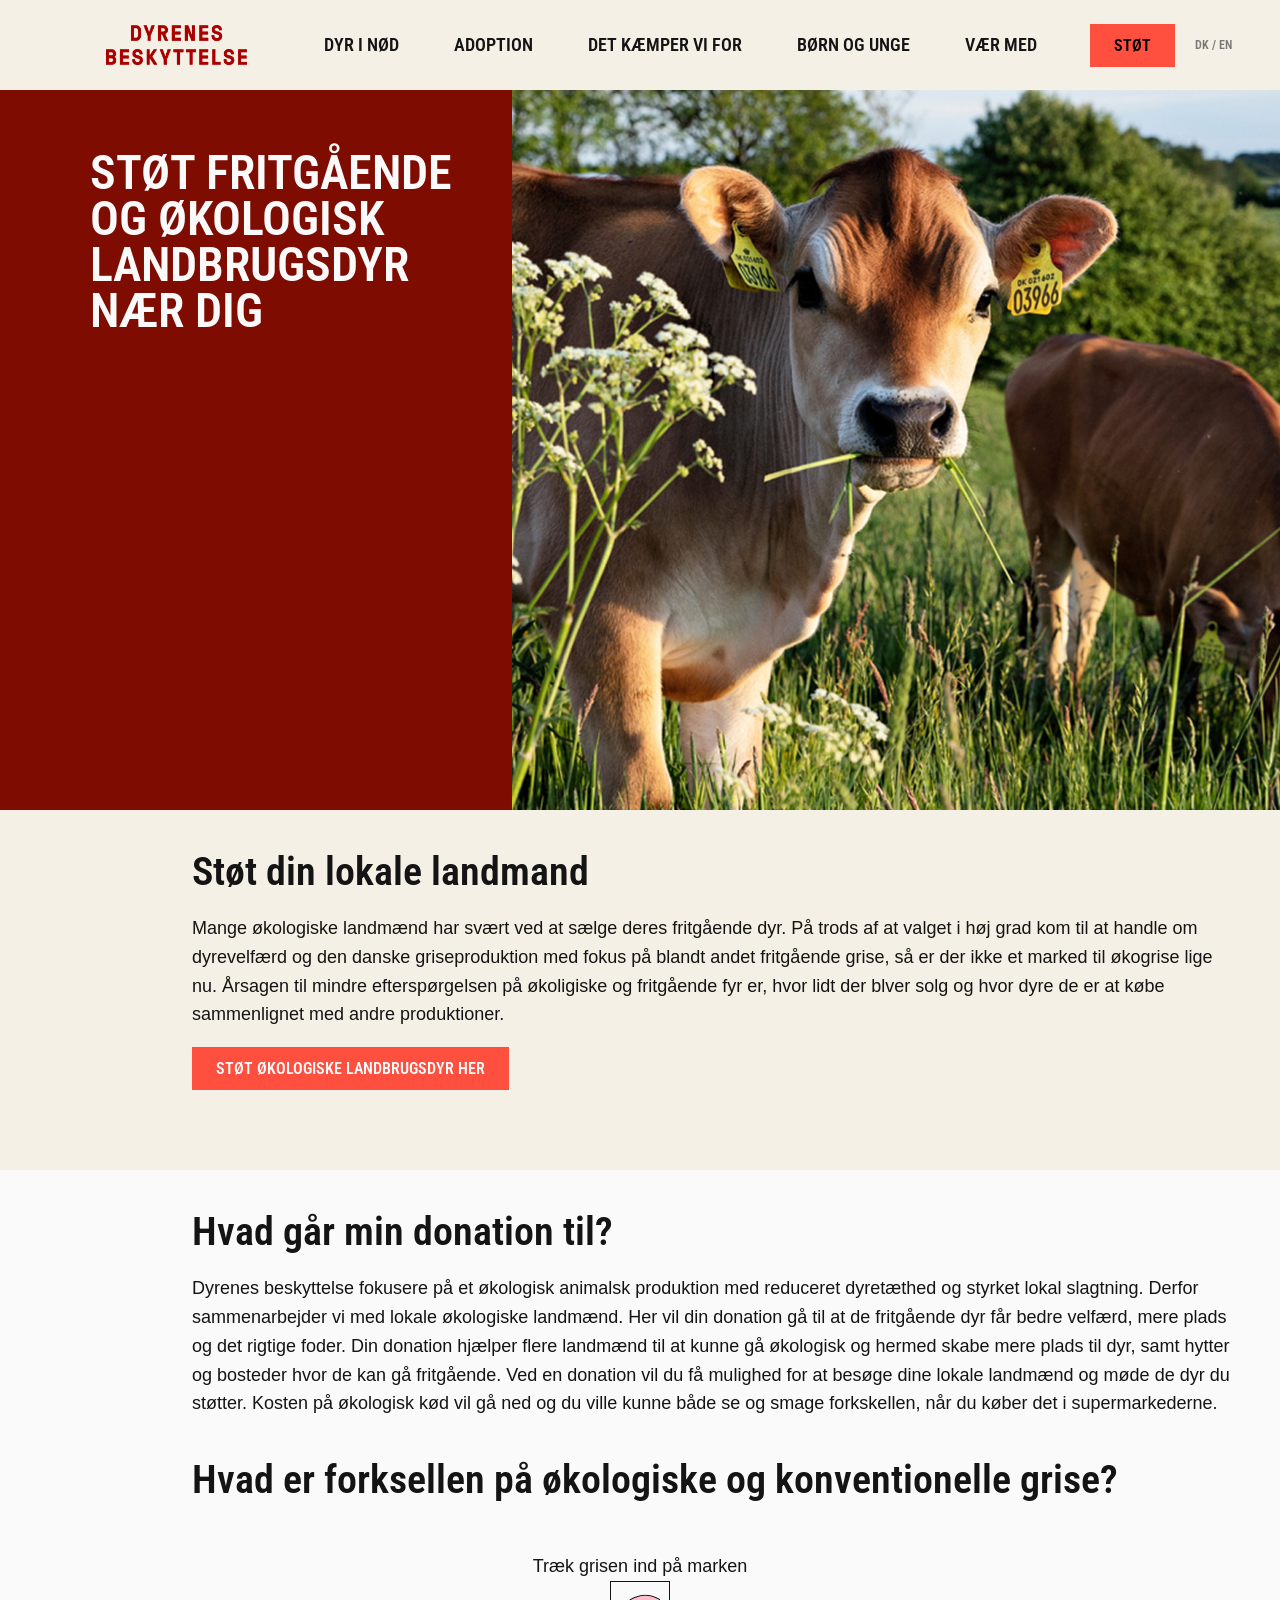
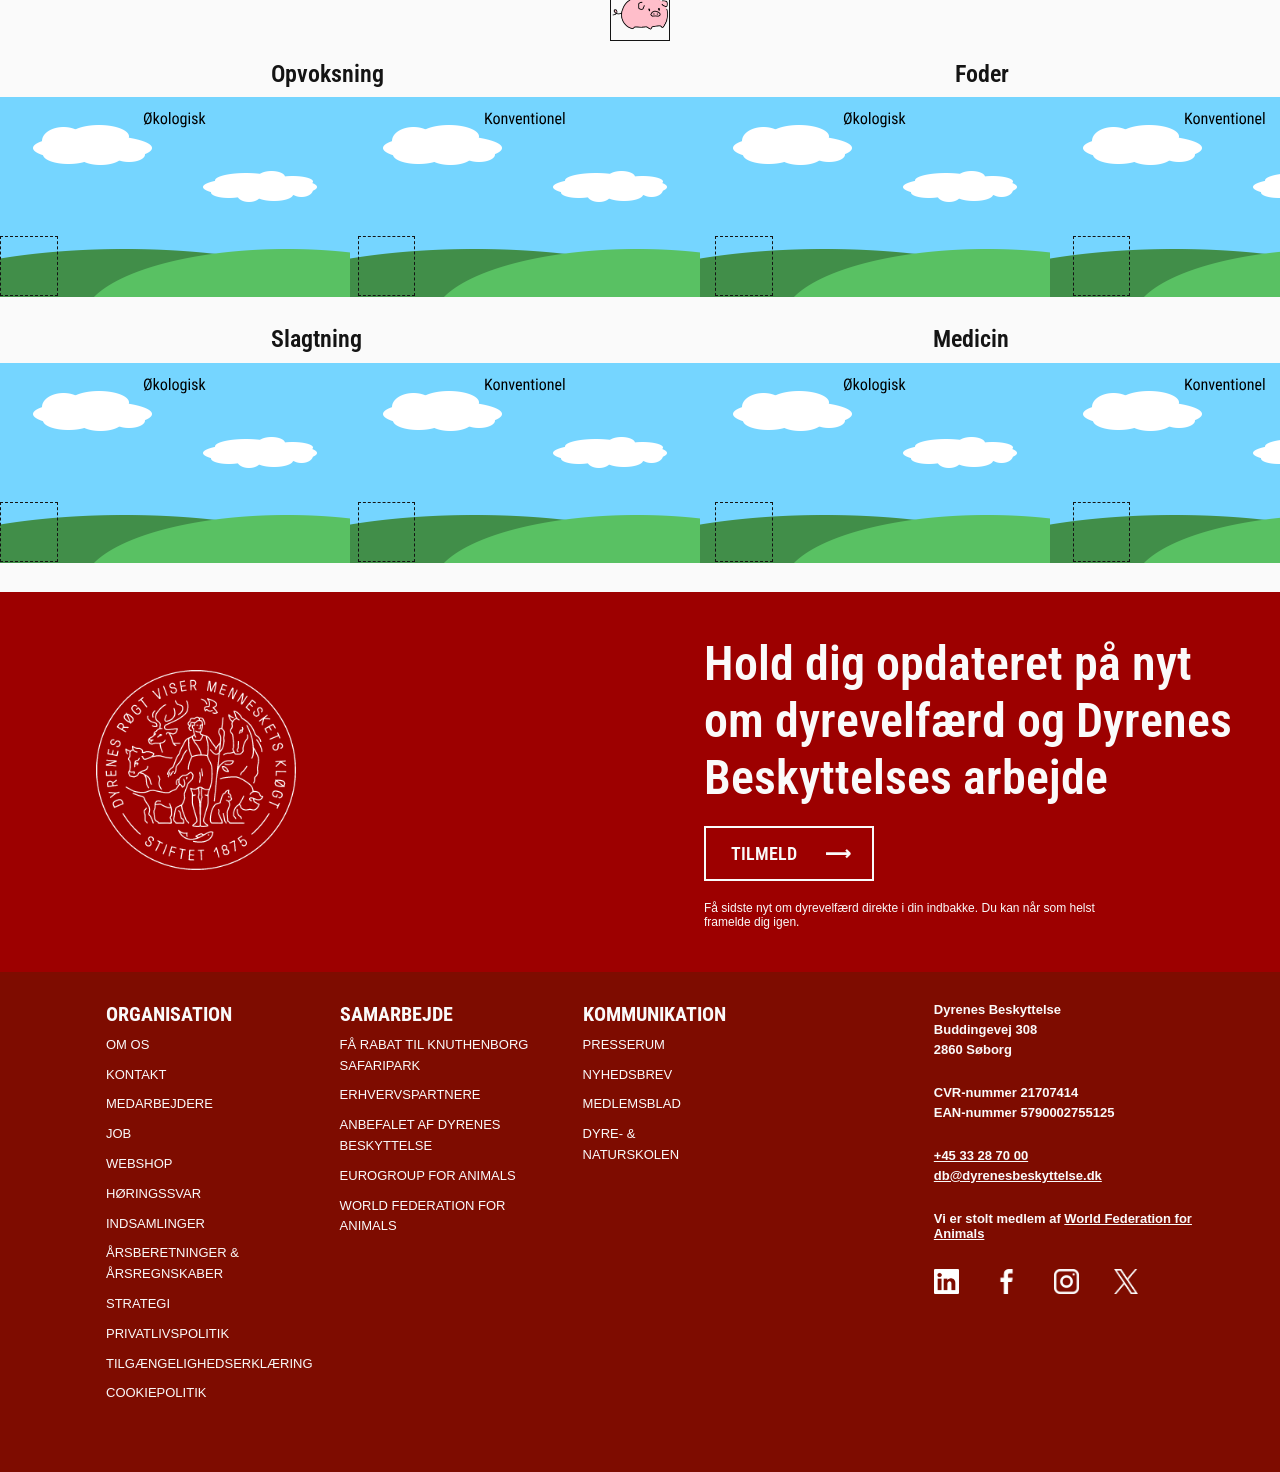
<file: fritgaaende-landbrugsdyr.html>
<!DOCTYPE html>
<html lang="da">
<head>
    <meta charset="UTF-8">
    <meta name="viewport" content="width=device-width, initial-scale=1.0">
    <title>Dyrenes Beskyttelse</title>

    <link rel="icon" href="images/favicon.ico" type="image/x-icon">
    <link rel="stylesheet" href="stylesheet/style.css">
    <link rel="stylesheet" href="stylesheet/fritgaaende.css">
    <script src="scripts/fritgaaende.js" defer></script>
    <script src="scripts/burgermenu.js" defer></script>
    <script src="scripts/slide-drawer.js" defer></script>
    

    <link rel="preconnect" href="https://fonts.googleapis.com">
    <link rel="preconnect" href="https://fonts.gstatic.com" crossorigin>
    <link href="https://fonts.googleapis.com/css2?family=Roboto+Condensed:wght@600&display=swap" rel="stylesheet">
</head>
<body>
    <header class="navbar">
        <a href="index.html" class="logo" aria-label="Forside">
            <img src="images/logoet.png" alt="Dyrenes Beskyttelse logo">
        </a>

        <button class="nav-toggle" type="button" aria-label="Åbn navigation" aria-expanded="false" aria-controls="primaryNavigation">
            <span></span><span></span><span></span>
        </button>
        <nav id="primaryNavigation" aria-label="Hovednavigation">
            <ul class="nav-links">
                <li><a href="#">Dyr i nød</a></li>
                <li><a href="#">Adoption</a></li>
                <li><a href="index.html">Det kæmper vi for</a></li>
                <li><a href="#">Børn og unge</a></li>
                <li><a href="#">Vær med</a></li>
            </ul>
        </nav>

        <div class="nav-actions">
            <button class="support-btn" type="button">STØT</button>
            <span class="language-switch">DK / EN</span>
        </div>
    </header>

    <main>
        <section class="hero" aria-label="Hero banner">
            <div class="hero-content">
                <div class="hero-text">
                    <h1>STØT FRITGÅENDE OG ØKOLOGISK LANDBRUGSDYR NÆR DIG</h1>
                </div>
            </div>
            <div class="hero-image-wrap">
                <img src="images/ko.png" alt="Ko på marken">
            </div>
        </section>
        <section class="content-section">
            <div class="content-section-inner">
                <h1>Støt din lokale landmand</h1>
                <p>Mange økologiske landmænd har svært ved at sælge deres fritgående dyr. På trods af at valget i høj grad kom til at handle om dyrevelfærd og den danske griseproduktion med fokus på blandt andet fritgående grise, så er der ikke et marked til økogrise lige nu. Årsagen til mindre efterspørgelsen på økoligiske og fritgående fyr er, hvor lidt der blver solg og hvor dyre de er at købe sammenlignet med andre produktioner. </p>
                <br>
                <button class="support-btn" type="button">STØT ØKOLOGISKE LANDBRUGSDYR HER</button>
            </div>
        </section>

        <section>
            <div class="support-drawer" id="supportDrawer">
                <div class="support-drawer__inner">
                    <button class="support-drawer__close" id="supportDrawerClose">&#10799;</button>
                    
                    <form id="supportForm">
                        <h2>Hvordan vil du støtte?</h2>

                        <div class="buttons-row">
                            <button type="button" class="donation-button">Bliv Medlem</button>
                            <button type="button" class="donation-button">Støt én gang</button>
                        </div>

                        <div class="support-benefits">
                            <div>
                                <p>Bliv medlem og få:</p>
                                <ul>
                                    <li> medlemsblad fire gange om året</li>
                                    <li> invitationer til events</li>
                                    <li> eksklusive rabatter</li>
                                </ul>
                            </div>
                        </div>

                        <h2>Vælg <span id="onceOrMonth"></span></h2>

                        <div class="buttons-row">
                            <button type="button" class="donation-button" id="donationAmount1"></button>
                            <button type="button" class="donation-button" id="donationAmount2"></button>
                            <button type="button" class="donation-button" id="donationAmount3"></button>
                            <button type="button" class="donation-button">Andet</button>
                        </div>

                        <div class="columnpls">
                            <div class="input-wrapper optional-required">
                                <input type="text" class="customAmountInput" id="customAmount" placeholder="Beløb i kr."/>
                            </div>
                            <div class="missing-input__customAmount">Indtast venligst et gyldigt beløb</div>
                        </div>

                        <h2>Om dig</h2>

                        <div class="inputfield-row">
                            <div class="columnpls">
                                <div class="input-wrapper required">
                                    <input type="text" id="firstNameInputSupport" placeholder="Fornavn"/>
                                </div>
                                <div class="missing-input__firstnameSupport">Indtast venligst et fornavn</div>
                            </div>

                            <div class="columnpls">
                                <div class="input-wrapper required">
                                    <input type="text" id="lastNameInputSupport" placeholder="Efternavn"/>
                                </div>
                                <div class="missing-input__lastnameSupport">Indtast venligst et efternavn</div>
                            </div>
                        </div>

                        <div class="columnpls">
                            <div class="input-wrapper required">
                                <input type="text" id="emailInputSupport" placeholder="E-mail (bruges til kvittering)"/>
                            </div>
                            <div class="missing-input__emailSupport">Indtast venligst en gyldig email</div>
                        </div>

                        <button class="support-drawer__submit" type="submit">STØT DYRENE</button>

                        <div class="checkmark-desc__box">
                            <label class="container">
                                <input type="checkbox">
                                <span class="checkmark"></span>
                            </label>
                            <p>
                                <strong>Tilmeld dig vores nyhedsbrev</strong>
                            </p>
                        </div>
                    
                        <div class="privacypolicy-text">
                            <p>
                                Når du udfylder denne formular, siger du samtidig ja til vores betingelser. Læs vores <strong>datapolitik her.</strong>
                            </p>
                        </div>

                    </form>
                </div>
            </div>
        </section>

         <section class="bodytext-section">
            <div class="bodytext-section-inner">
                <h1>Hvad går min donation til?</h1>
                <p>
                    Dyrenes beskyttelse fokusere på et økologisk animalsk produktion med reduceret dyretæthed og styrket lokal slagtning. Derfor sammenarbejder vi med lokale økologiske landmænd. Her vil din donation gå til at de fritgående dyr får bedre velfærd, mere plads og det rigtige foder. Din donation hjælper flere landmænd til at kunne gå økologisk og hermed skabe mere plads til dyr, samt hytter og bosteder hvor de kan gå fritgående. Ved en donation vil du få mulighed for at besøge dine lokale landmænd og møde de dyr du støtter. Kosten på økologisk kød vil gå ned og du ville kunne både se og smage forkskellen, når du køber det i supermarkederne.
                </p>
            </div>
        </section>
         <section class="bodytext-section">
            <div class="bodytext-section-inner">
                <h1>Hvad er forksellen på økologiske og konventionelle grise?</h1>
            </div>

            <div class="gametext-section-inner">
                <p>Træk grisen ind på marken<p>
            </div>
            <div class="animal-placing">
                <div id="animal_1" ondrop="dropHandler(event)" ondragover="dragoverHandler(event)">
                    <img id="img1" src="images/pig-draw.png" draggable="true" ondragstart="dragstartHandler(event)">
                </div>
            </div>

            <div class="gametext-dropbox">
                <h1>Opvoksning</h1>
                <h1>Foder</h1>
            </div>

            <div class="drop-bg">
                <div id="bg1">
                    <img src="images/bg-game-oko.svg" alt="background">
                </div>
                <div id="bg2">
                    <img src="images/bg-game-kon.svg" alt="background">
                </div>
                <div id="bg3">
                    <img src="images/bg-game-oko.svg" alt="background">
                </div>
                <div id="bg4">
                    <img src="images/bg-game-kon.svg" alt="background">
                </div>
            </div>

            <div class="drop-box">
                <div id="div1" ondrop="dropHandler1(event)" ondragover="dragoverHandler(event)"></div>
                <div id="div2" ondrop="dropHandler2(event)" ondragover="dragoverHandler(event)"></div>
                <div id="div3" ondrop="dropHandler3(event)" ondragover="dragoverHandler(event)"></div>
                <div id="div4" ondrop="dropHandler4(event)" ondragover="dragoverHandler(event)"></div>
            </div>

            <div class="gametext-dropbox">
                <h1>Slagtning</h1>
                <h1>Medicin</h1>
            </div>
            <div class="drop-bg">
                <div id="bg5">
                    <img src="images/bg-game-oko.svg" alt="background">
                </div>
                <div id="bg6">
                    <img src="images/bg-game-kon.svg" alt="background">
                </div>
                <div id="bg7">
                    <img src="images/bg-game-oko.svg" alt="background">
                </div>
                <div id="bg8">
                    <img src="images/bg-game-kon.svg" alt="background">
                </div>
            </div>

            <div class="drop-box">
                <div id="div6" ondrop="dropHandler5(event)" ondragover="dragoverHandler(event)"></div>
                <div id="div7" ondrop="dropHandler6(event)" ondragover="dragoverHandler(event)"></div>
                <div id="div8" ondrop="dropHandler7(event)" ondragover="dragoverHandler(event)"></div>
                <div id="div9" ondrop="dropHandler8(event)" ondragover="dragoverHandler(event)"></div>
            </div>
        </section>


        <!-- Her starter footeren -->
        <section>
            <div class="footer-top">
                <img class="footer-emblem" src="images/Dyrenes-Beskyttelse-case-emblem.png" alt="Dyrenes Beskyttelse-emblem">
                <div class="footer-top-text">
                    <h1>Hold dig opdateret på nyt <br> om dyrevelfærd og Dyrenes <br> Beskyttelses arbejde</h1>
                    <button class="footer-top-btn" type="button">TILMELD &nbsp; &nbsp; &nbsp; ⟶</button>
                    <p>Få sidste nyt om dyrevelfærd direkte i din indbakke. Du kan når som helst <br> framelde dig igen.</p>
                </div>
            </div>
        </section>

        <footer class="footer">
            <div class="footer-nav-item">
                <h3>ORGANISATION</h3>
                <ul style = "list-style-type: none;">
                    <li>OM OS</li>
                    <li>KONTAKT</li>
                    <li>MEDARBEJDERE</li>
                    <li>JOB<li>
                    <li>WEBSHOP</li>
                    <li>HØRINGSSVAR</li>
                    <li>INDSAMLINGER</li>
                    <li>ÅRSBERETNINGER & <br> ÅRSREGNSKABER</li>
                    <li>STRATEGI</li>
                    <li>PRIVATLIVSPOLITIK</li>
                    <li>TILGÆNGELIGHEDSERKLÆRING</li>
                    <li>COOKIEPOLITIK</li>
                </ul>
            </div>

            <div class="footer-nav-item">
                <h3>SAMARBEJDE</h3>
                <ul style = "list-style-type: none;">
                    <li>FÅ RABAT TIL KNUTHENBORG <br> SAFARIPARK</li>
                    <li>ERHVERVSPARTNERE</li>
                    <li>ANBEFALET AF DYRENES <br> BESKYTTELSE</li>
                    <li>EUROGROUP FOR ANIMALS<li>
                    <li>WORLD FEDERATION FOR ANIMALS</li>
                </ul>
            </div>

            <div class="footer-nav-item">
                <h3>KOMMUNIKATION</h3>
                <ul style = "list-style-type: none;">
                    <li>PRESSERUM</li>
                    <li>NYHEDSBREV</li>
                    <li>MEDLEMSBLAD</li>
                    <li>DYRE- & NATURSKOLEN<li>
                </ul>
            </div>

            <div class="footer-nav-contact">
                <p>Dyrenes Beskyttelse</p>
                <p>Buddingevej 308</p>
                <p>2860 Søborg</p>
                <br>
                <p>CVR-nummer 21707414</p>
                <p>EAN-nummer 5790002755125</p>
                <br>
                <p class="footer-link">+45 33 28 70 00</p>
                <p class="footer-link">db@dyrenesbeskyttelse.dk</p>
                <br>
                <p>Vi er stolt medlem af <span class="p footer-link">World Federation for Animals</span></p>
                <br>
                <div class="socials-logo">
                    <img src="images/linkedin-logo.png" alt="LinkedIn Logo">
                    <img src="images/facebook-logo.png" alt="Facebook Logo">
                    <img src="images/instagram-logo.png" alt="Instagram Logo">
                    <img src="images/twitter-logo.png" alt="Twitter Logo">
                </div>
            </div>
        </footer>
    </main>
</body>
</html>
</file>
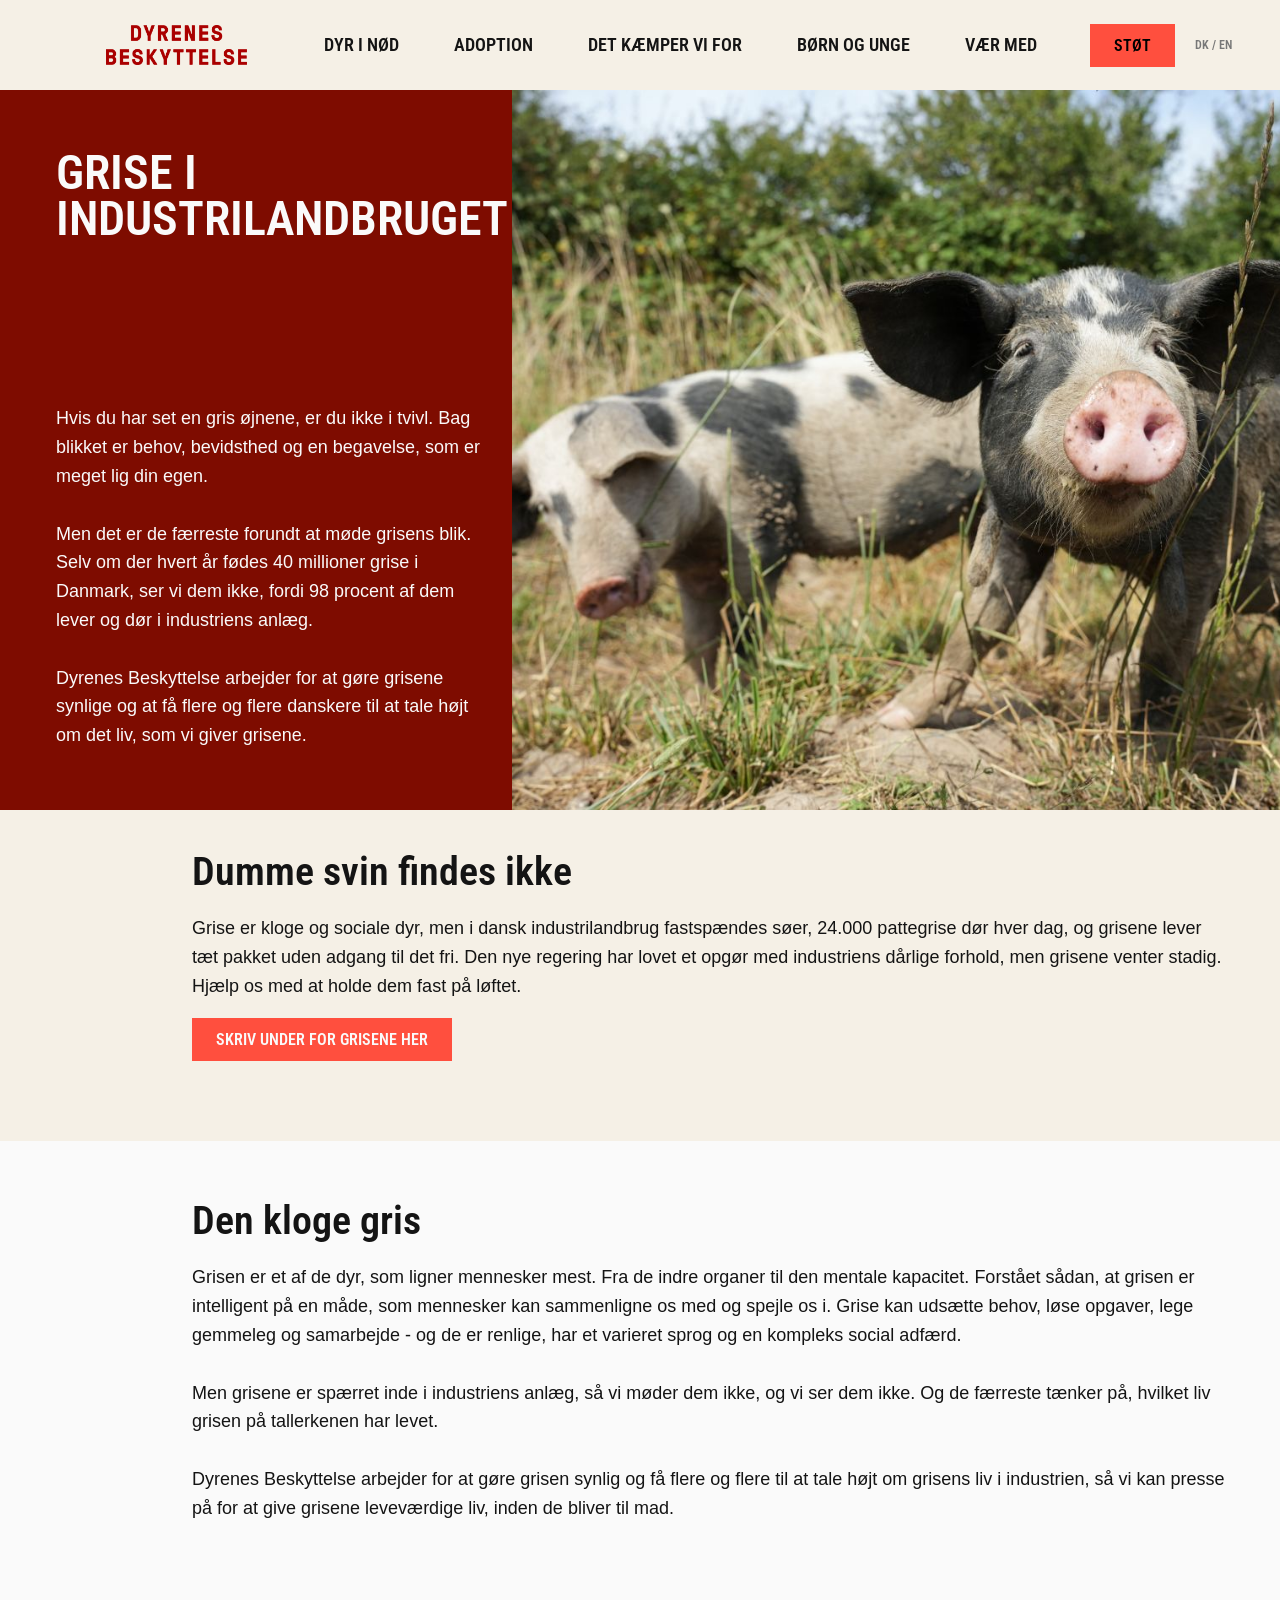
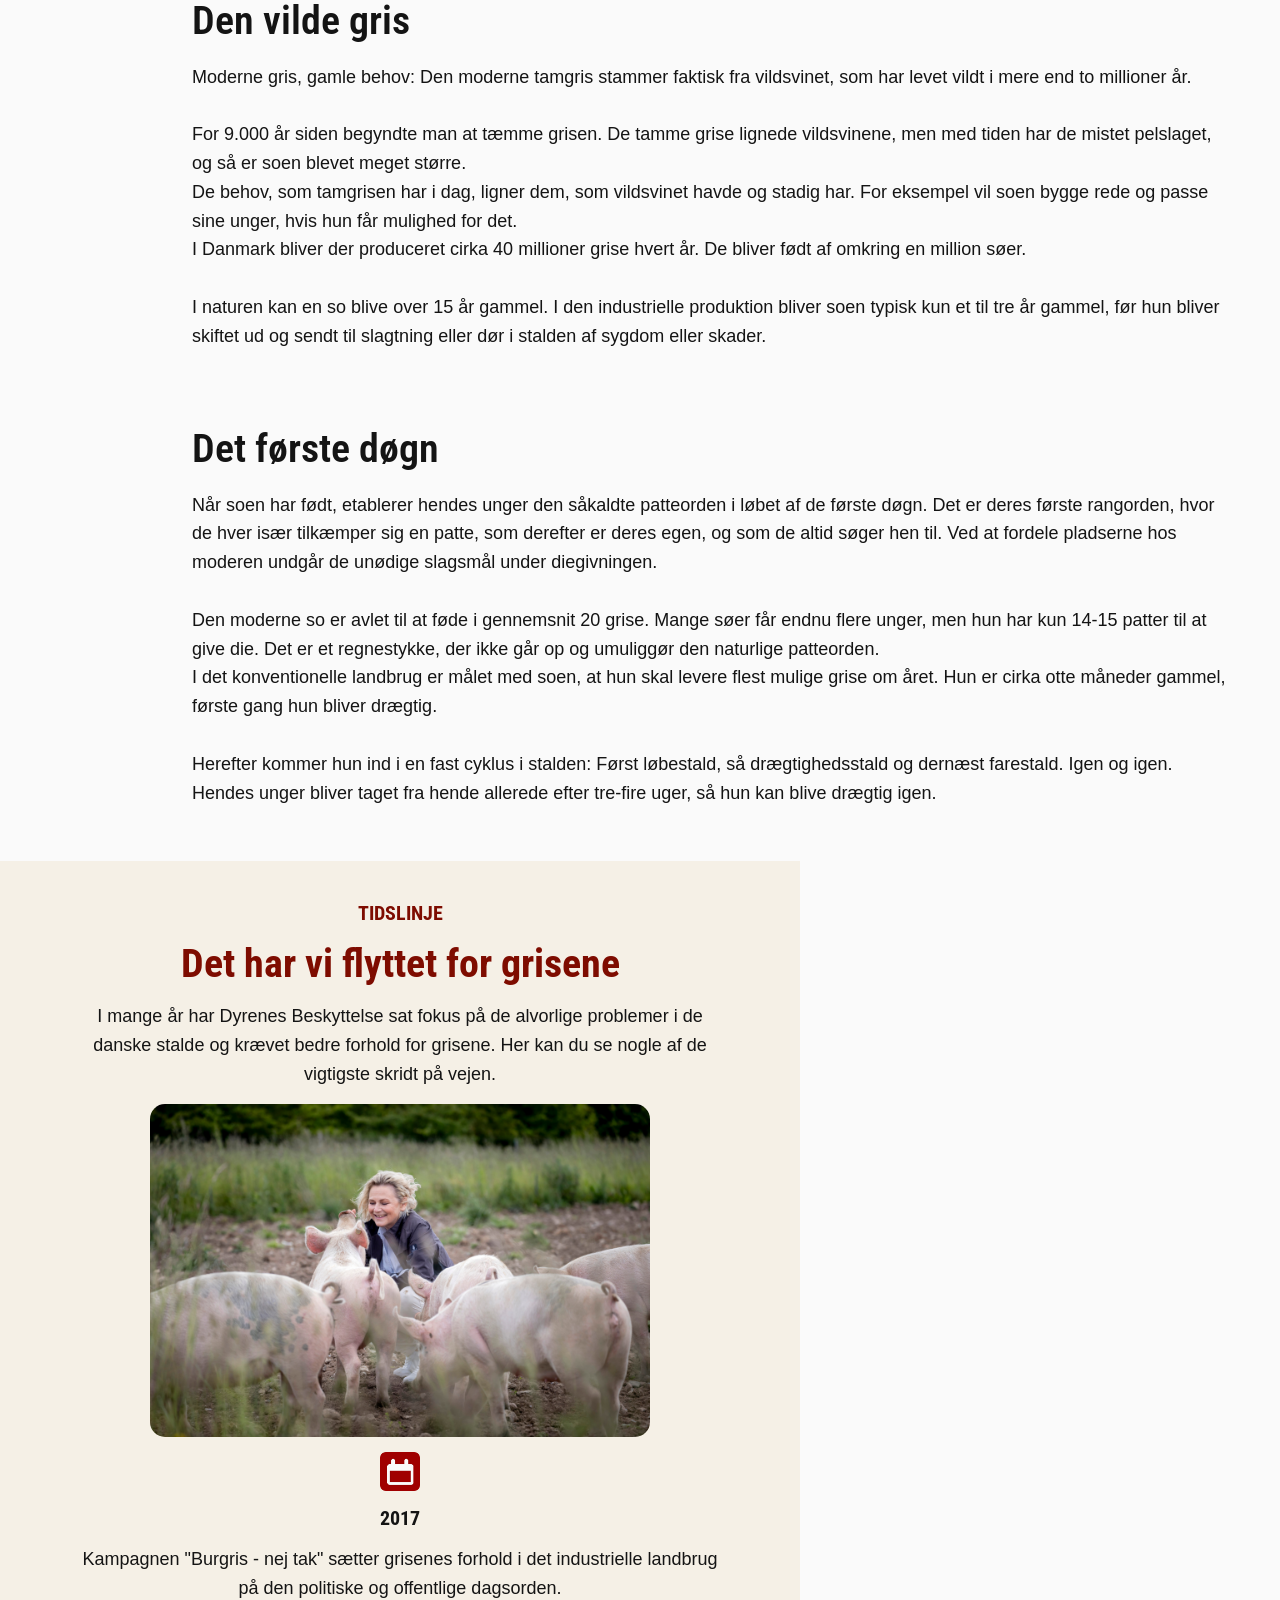
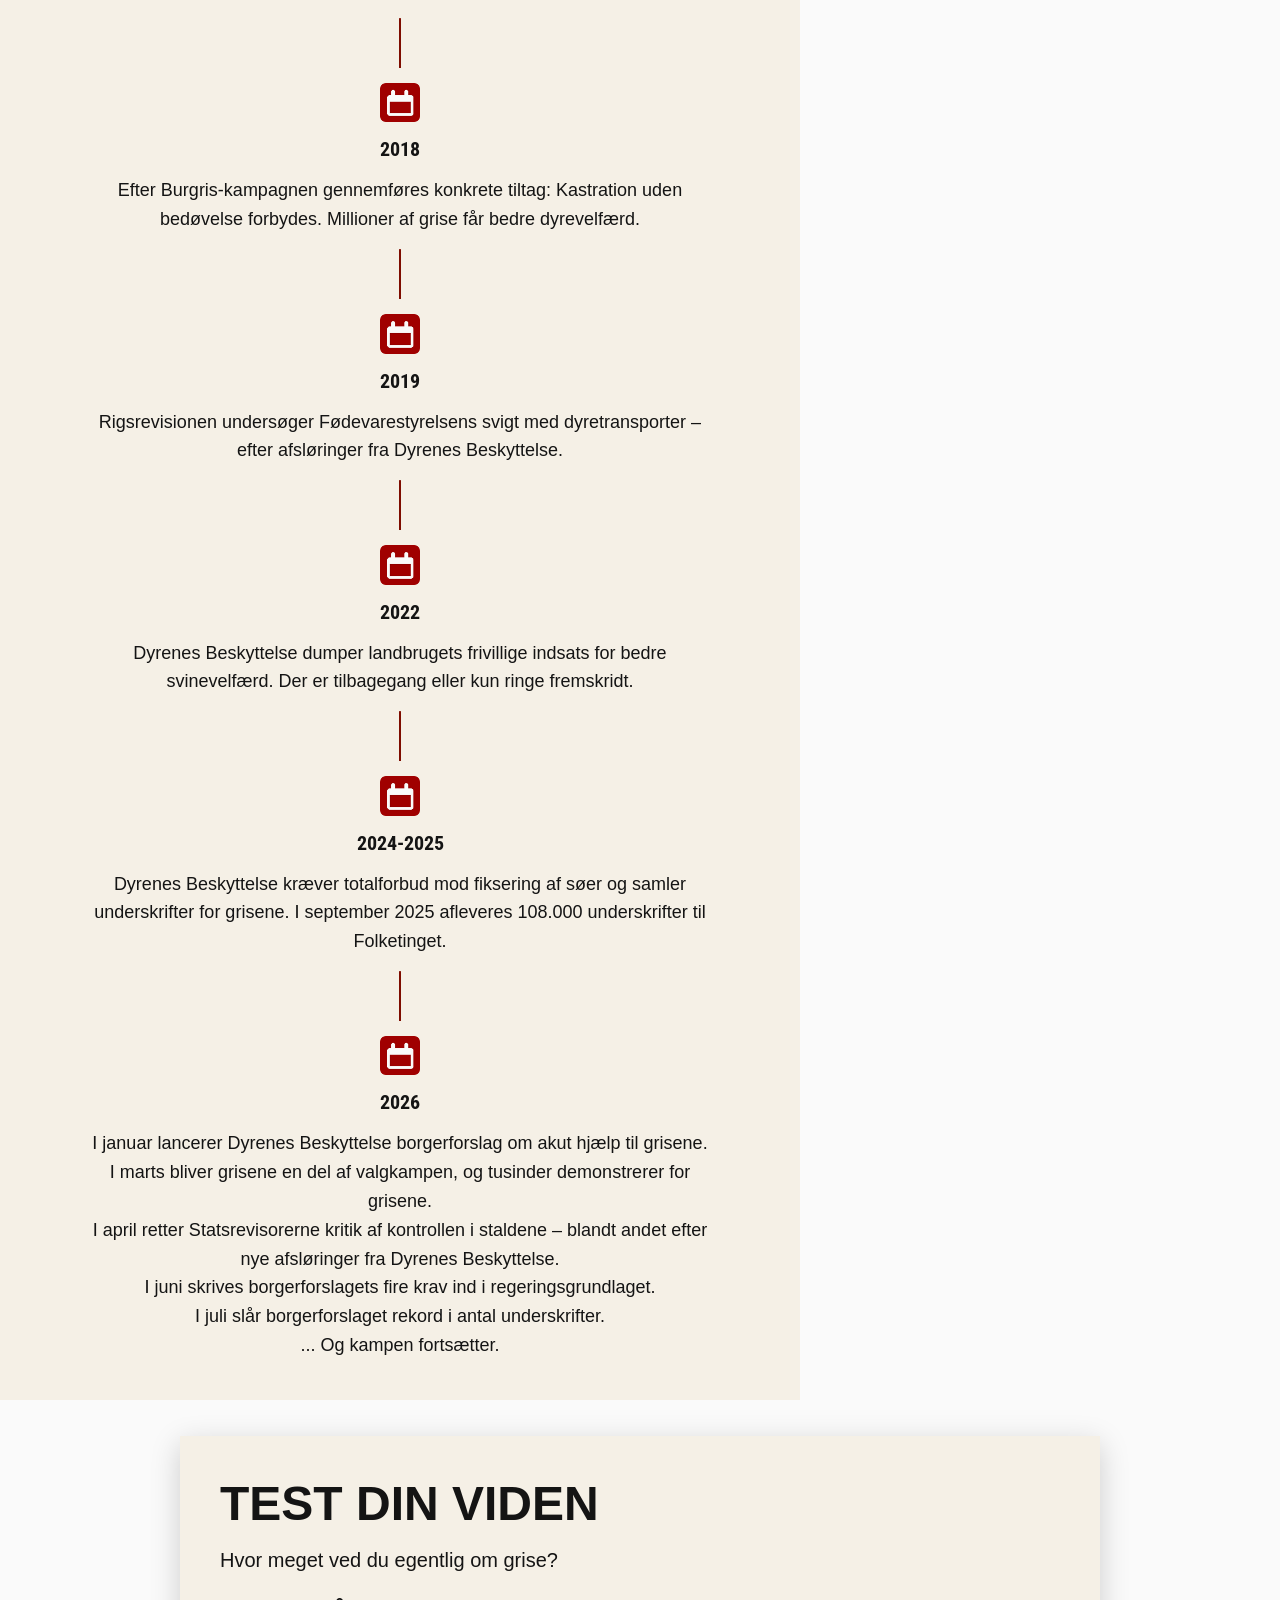
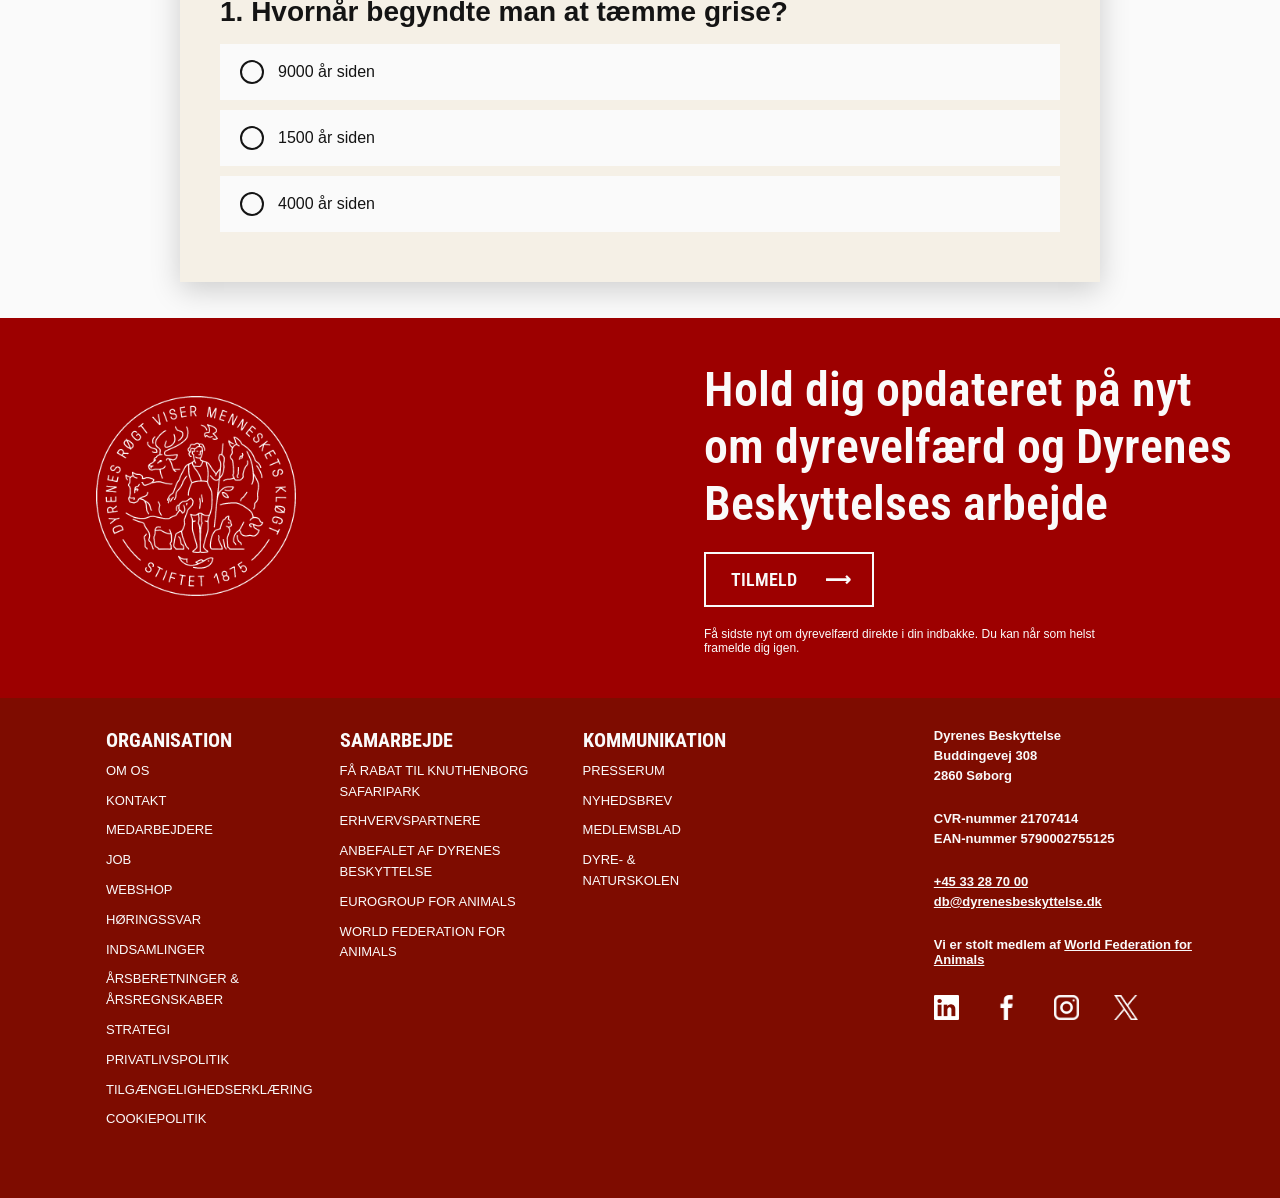
<file: grise.html>
<!DOCTYPE html>
<html lang="da">
<head>
    <meta charset="UTF-8">
    <meta name="viewport" content="width=device-width, initial-scale=1.0">
    <title>Dyrenes Beskyttelse</title>

    <link rel="icon" href="images/favicon.ico" type="image/x-icon">
    <link rel="stylesheet" href="stylesheet/grise.css">
    <link rel="stylesheet" href="stylesheet/style.css">
    <link rel="stylesheet" href="stylesheet/quiz.css">

    <link rel="preconnect" href="https://fonts.googleapis.com">
    <link rel="preconnect" href="https://fonts.gstatic.com" crossorigin>
    <link href="https://fonts.googleapis.com/css2?family=Roboto+Condensed:wght@600&display=swap" rel="stylesheet">
    
    <script src="scripts/burgermenu.js" defer></script>
    <script src="scripts/slide-drawer.js" defer></script>
    <script src="scripts/quizzez/gris-quiz.js" defer></script>
    <script src="scripts/quizzez/quiz-runtime.js" defer></script>
</head>

<body>
    <header class="navbar">
        <a href="index.html" class="logo" aria-label="Forside">
            <img src="images/logoet.png" alt="Dyrenes Beskyttelse logo">
        </a>

        <button class="nav-toggle" type="button" aria-label="Åbn navigation" aria-expanded="false" aria-controls="primaryNavigation">
            <span></span><span></span><span></span>
        </button>
        <nav id="primaryNavigation" aria-label="Hovednavigation">
            <ul class="nav-links">
                <li><a href="#">Dyr i nød</a></li>
                <li><a href="#">Adoption</a></li>
                <li><a href="index.html">Det kæmper vi for</a></li>
                <li><a href="#">Børn og unge</a></li>
                <li><a href="#">Vær med</a></li>
            </ul>
        </nav>

        <div class="nav-actions">
            <button class="support-btn" type="button">STØT</button>
            <span class="language-switch">DK / EN</span>
        </div>
    </header>

    <main>
        <section class="hero" aria-label="Hero banner">
            <div class="hero-content">
                <div class="hero-text">
                    <h1>GRISE I INDUSTRILANDBRUGET</h1>
                    <p>
                        Hvis du har set en gris øjnene, er du ikke i tvivl. Bag blikket er behov, bevidsthed og en begavelse, som er meget lig din egen.
                        <br><br>
                        Men det er de færreste forundt at møde grisens blik. Selv om der hvert år fødes 40 millioner grise i Danmark, ser vi dem ikke, fordi 98 procent af dem lever og dør i industriens anlæg.
                        <br><br>
                        Dyrenes Beskyttelse arbejder for at gøre grisene synlige og at få flere og flere danskere til at tale højt om det liv, som vi giver grisene.
                    </p>
        
                </div>
            </div>
            <div class="hero-image-wrap">
                <img src="images/glade-grise-udenfor.jpg" alt="glade grise udenfor">
            </div>
        </section>

        <section class="content-section">
            <div class="content-section-inner">
                <h1>Dumme svin findes ikke</h1>
                <p>Grise er kloge og sociale dyr, men i dansk industrilandbrug fastspændes søer, 24.000 pattegrise dør hver dag, og grisene lever tæt pakket uden adgang til det fri. Den nye regering har lovet et opgør med industriens dårlige forhold, men grisene venter stadig.  Hjælp os med at holde dem fast på løftet.</p>            
                <br>
                <button class="sign-btn" type="button">SKRIV UNDER FOR GRISENE HER</button>
            </div>
        </section>


        <section>
            <div class="support-drawer" id="supportDrawer">
                <div class="support-drawer__inner">
                    <button class="support-drawer__close" id="supportDrawerClose">&#10799;</button>
                    
                    <form id="supportForm">
                        <h2>Hvordan vil du støtte?</h2>

                        <div class="buttons-row">
                            <button type="button" class="donation-button">Bliv Medlem</button>
                            <button type="button" class="donation-button">Støt én gang</button>
                        </div>

                        <div class="support-benefits">
                            <div>
                                <p>Bliv medlem og få:</p>
                                <ul>
                                    <li> medlemsblad fire gange om året</li>
                                    <li> invitationer til events</li>
                                    <li> eksklusive rabatter</li>
                                </ul>
                            </div>
                        </div>

                        <h2>Vælg <span id="onceOrMonth"></span></h2>

                        <div class="buttons-row">
                            <button type="button" class="donation-button" id="donationAmount1"></button>
                            <button type="button" class="donation-button" id="donationAmount2"></button>
                            <button type="button" class="donation-button" id="donationAmount3"></button>
                            <button type="button" class="donation-button">Andet</button>
                        </div>

                        <div class="columnpls">
                            <div class="input-wrapper optional-required">
                                <input type="text" class="customAmountInput" id="customAmount" placeholder="Beløb i kr."/>
                            </div>
                            <div class="missing-input__customAmount">Indtast venligst et gyldigt beløb</div>
                        </div>

                        <h2>Om dig</h2>

                        <div class="inputfield-row">
                            <div class="columnpls">
                                <div class="input-wrapper required">
                                    <input type="text" id="firstNameInputSupport" placeholder="Fornavn"/>
                                </div>
                                <div class="missing-input__firstnameSupport">Indtast venligst et fornavn</div>
                            </div>

                            <div class="columnpls">
                                <div class="input-wrapper required">
                                    <input type="text" id="lastNameInputSupport" placeholder="Efternavn"/>
                                </div>
                                <div class="missing-input__lastnameSupport">Indtast venligst et efternavn</div>
                            </div>
                        </div>

                        <div class="columnpls">
                            <div class="input-wrapper required">
                                <input type="text" id="emailInputSupport" placeholder="E-mail (bruges til kvittering)"/>
                            </div>
                            <div class="missing-input__emailSupport">Indtast venligst en gyldig email</div>
                        </div>

                        <button class="support-drawer__submit" type="submit">STØT DYRENE</button>

                        <div class="checkmark-desc__box">
                            <label class="container">
                                <input type="checkbox">
                                <span class="checkmark"></span>
                            </label>
                            <p>
                                <strong>Tilmeld dig vores nyhedsbrev</strong>
                            </p>
                        </div>
                    
                        <div class="privacypolicy-text">
                            <p>
                                Når du udfylder denne formular, siger du samtidig ja til vores betingelser. Læs vores <strong>datapolitik her.</strong>
                            </p>
                        </div>

                    </form>
                </div>
            </div>
        </section>

        <section>
            <div class="sign-drawer" id="signDrawer">
                <div class="sign-drawer__inner">
                    <button class="sign-drawer__close" id="signDrawerClose">&#10799;</button>

                    <h2 id="signCounter">0</h2>
                    <p>
                        personer har allerede skrevet under.
                    <br>
                        <span class="accentuated">
                            Nu er det din tur!
                        </span>
                    </p>

                    <form id="signForm">
                        <div class="inputfield-row">
                            <div class="columnpls">
                                <div class="input-wrapper required">
                                    <input type="text" id="firstNameInputSign" placeholder="Fornavn"/>
                                </div>
                                <div class="missing-input__firstnameSign">Indtast venligst et fornavn</div>
                            </div>

                            <div class="columnpls">
                                <div class="input-wrapper required">
                                    <input type="text" id="lastNameInputSign" placeholder="Efternavn"/>
                                </div>
                                <div class="missing-input__lastnameSign">Indtast venligst et efternavn</div>
                            </div>
                        </div>

                        <div class="input-wrapper">
                            <input type="text" placeholder="Telefon"/>
                        </div>
                        
                        <div class="columnpls">
                            <div class="input-wrapper required">
                                <input type="text" id="emailInputSign" placeholder="E-mail (bruges til kvittering)"/>
                            </div>
                            <div class="missing-input__emailSign">Indtast venligst en gyldig email</div>
                        </div>

                        <button class="sign-drawer__submit" type="submit">SKRIV UNDER NU</button>
                        
                        <div class="checkmark-desc__box">
                            <label class="container">
                                <input type="checkbox">
                                <span class="checkmark"></span>
                            </label>
                            <p>
                                <strong>Ja tak, jeg vil gerne holdes opdateret om forholdene for danske grise og kampen for at skabe bedre forhold for landbrugsdyrene. Jeg modtager samtidig Dyrenes Beskyttelses nyhedsbreve.</strong>
                            </p>
                        </div>
                    
                        <div class="privacypolicy-text">
                            <p>
                                Når jeg skriver under, accepterer jeg hermed Dyrenes Beskyttelses <strong>privatlivspolitik</strong>. Hvis jeg har udfyldt mit telefonnummer, må I gerne kontakte mig telefonisk med tilbud om støtte.
                            </p>
                        </div>

                    </form>
                </div>
            </div>
        </section>

        <section class="bodytext-section">
            <div class="bodytext-section-inner">
                <br>
                <h1>Den kloge gris</h1>
                <p>
                    Grisen er et af de dyr, som ligner mennesker mest. Fra de indre organer til den mentale kapacitet. Forstået sådan, at grisen er intelligent på en måde, som mennesker kan sammenligne os med og spejle os i. Grise kan udsætte behov, løse opgaver, lege gemmeleg og samarbejde - og de er renlige, har et varieret sprog og en kompleks social adfærd.
                <br><br>
                    Men grisene er spærret inde i industriens anlæg, så vi møder dem ikke, og vi ser dem ikke. Og de færreste tænker på, hvilket liv grisen på tallerkenen har levet.
                <br><br>
                    Dyrenes Beskyttelse arbejder for at gøre grisen synlig og få flere og flere til at tale højt om grisens liv i industrien, så vi kan presse på for at give grisene leveværdige liv, inden de bliver til mad.
                </p>
            </div>
            <br>
        </section>

        <section class="bodytext-section">
            <div class="bodytext-section-inner">
                <br>
                <h1>Den vilde gris</h1>
                <p>
                    Moderne gris, gamle behov: Den moderne tamgris stammer faktisk fra vildsvinet, som har levet vildt i mere end to millioner år.
                <br><br>
                    For 9.000 år siden begyndte man at tæmme grisen. De tamme grise lignede vildsvinene, men med tiden har de mistet pelslaget, og så er soen blevet meget større.
                <br>
                    De behov, som tamgrisen har i dag, ligner dem, som vildsvinet havde og stadig har. For eksempel vil soen bygge rede og passe sine unger, hvis hun får mulighed for det.
                <br>
                    I Danmark bliver der produceret cirka 40 millioner grise hvert år. De bliver født af omkring en million søer.
                <br><br> 
                    I naturen kan en so blive over 15 år gammel. I den industrielle produktion bliver soen typisk kun et til tre år gammel, før hun bliver skiftet ud og sendt til slagtning eller dør i stalden af sygdom eller skader.
                </p>
            </div>
            <br>
        </section>

        <section class="bodytext-section">
            <div class="bodytext-section-inner">
                <br>
                <h1>Det første døgn</h1>
                <p>
                    Når soen har født, etablerer hendes unger den såkaldte patteorden i løbet af de første døgn. Det er deres første rangorden, hvor de hver især tilkæmper sig en patte, som derefter er deres egen, og som de altid søger hen til. Ved at fordele pladserne hos moderen undgår de unødige slagsmål under diegivningen.
                <br><br>
                    Den moderne so er avlet til at føde i gennemsnit 20 grise. Mange søer får endnu flere unger, men hun har kun 14-15 patter til at give die. Det er et regnestykke, der ikke går op og umuliggør den naturlige patteorden.
                <br>
                    I det konventionelle landbrug er målet med soen, at hun skal levere flest mulige grise om året. Hun er cirka otte måneder gammel, første gang hun bliver drægtig.
                <br><br>
                    Herefter kommer hun ind i en fast cyklus i stalden: Først løbestald, så drægtighedsstald og dernæst farestald. Igen og igen.
                <br>
                    Hendes unger bliver taget fra hende allerede efter tre-fire uger, så hun kan blive drægtig igen.
                </p>
            </div>
            <br>
        </section>
        <br><br>
        <section class="timeline">
            <div class="timeline-inner">
                <h1>TIDSLINJE</h1>
                <h2>Det har vi flyttet for grisene</h1>
                <p>
                    I mange år har Dyrenes Beskyttelse sat fokus på de alvorlige problemer i de danske stalde og krævet bedre forhold for grisene. Her kan du se nogle af de vigtigste skridt på vejen.
                </p>
                <img class="støt-img" src="images/støt-grisene.png" alt="Støt grisene billede">
                <img class="kalenderikon" src="images/kalenderikon.png" alt="Kalender ikon">
                <h3>2017</h1>
                <p>
                    Kampagnen "Burgris - nej tak" sætter grisenes forhold i det industrielle landbrug på den politiske og offentlige dagsorden.
                </p>
                <img class="roedstreg" src="images/roedstreg.png" alt="Roed linje">
                <img class="kalenderikon" src="images/kalenderikon.png" alt="Kalender ikon">
                <h3>2018</h1>
                <p>
                    Efter Burgris-kampagnen gennemføres konkrete tiltag: Kastration uden bedøvelse forbydes. Millioner af grise får bedre dyrevelfærd.
                </p>
                <img class="roedstreg" src="images/roedstreg.png" alt="Roed linje">
                <img class="kalenderikon" src="images/kalenderikon.png" alt="Kalender ikon">
                <h3>2019</h1>
                <p>
                    Rigsrevisionen undersøger Fødevarestyrelsens svigt med dyretransporter – efter afsløringer fra Dyrenes Beskyttelse.
                </p>
                <img class="roedstreg" src="images/roedstreg.png" alt="Roed linje">
                <img class="kalenderikon" src="images/kalenderikon.png" alt="Kalender ikon">
                <h3>2022</h1>
                <p>
                    Dyrenes Beskyttelse dumper landbrugets frivillige indsats for bedre svinevelfærd. Der er tilbagegang eller kun ringe fremskridt.
                </p>
                <img class="roedstreg" src="images/roedstreg.png" alt="Roed linje">
                <img class="kalenderikon" src="images/kalenderikon.png" alt="Kalender ikon">
                <h3>2024-2025</h1>
                <p>
                    Dyrenes Beskyttelse kræver totalforbud mod fiksering af søer og samler underskrifter for grisene. I september 2025 afleveres 108.000 underskrifter til Folketinget.
                </p>
                <img class="roedstreg" src="images/roedstreg.png" alt="Roed linje">
                <img class="kalenderikon" src="images/kalenderikon.png" alt="Kalender ikon">
                <h3>2026</h1>
                <p>
                    I januar lancerer Dyrenes Beskyttelse borgerforslag om akut hjælp til grisene.
                    <br>
                    I marts bliver grisene en del af valgkampen, og tusinder demonstrerer for grisene.
                    <br>
                    I april retter Statsrevisorerne kritik af kontrollen i staldene – blandt andet efter nye afsløringer fra Dyrenes Beskyttelse.
                    <br>
                    I juni skrives borgerforslagets fire krav ind i regeringsgrundlaget.
                    <br>
                    I juli slår borgerforslaget rekord i antal underskrifter.
                    <br>
                    ... Og kampen fortsætter.
                </p>
            </div>
        </section>

        <section class="animal-quiz pig-quiz" aria-label="Grisequiz">
            <div class="animal-quiz__container" id="pig-quiz">
                <h1>TEST DIN VIDEN</h1>
                <p class="animal-quiz__intro">Hvor meget ved du egentlig om grise?</p>

                <h2 class="animal-quiz__question"></h2>
                <div class="animal-quiz__answers"></div>
                <button class="animal-quiz__next animal-quiz__hidden" type="button">NÆSTE</button>

                <div class="animal-quiz__result animal-quiz__hidden" aria-live="polite">
                    <div class="animal-quiz__result-box">
                        <p class="animal-quiz__result-text"></p>
                    </div>
                    <div class="animal-quiz__info-box">
                        <h3>Bliv oplyst:</h3>
                        <p class="animal-quiz__fact-text"></p>
                    </div>
                </div>
            </div>
        </section>

        <!-- Her starter footeren -->
        <section>
            <div class="footer-top">
                <img class="footer-emblem" src="images/Dyrenes-Beskyttelse-case-emblem.png" alt="Dyrenes Beskyttelse-emblem">
                <div class="footer-top-text">
                    <h1>Hold dig opdateret på nyt <br> om dyrevelfærd og Dyrenes <br> Beskyttelses arbejde</h1>
                    <button class="footer-top-btn" type="button">TILMELD &nbsp; &nbsp; &nbsp; ⟶</button>
                    <p>Få sidste nyt om dyrevelfærd direkte i din indbakke. Du kan når som helst <br> framelde dig igen.</p>
                </div>
            </div>

        </section>

        <footer class="footer">
            <div class="footer-nav-item">
                <h3>ORGANISATION</h3>
                <ul style = "list-style-type: none;">
                    <li>OM OS</li>
                    <li>KONTAKT</li>
                    <li>MEDARBEJDERE</li>
                    <li>JOB<li>
                    <li>WEBSHOP</li>
                    <li>HØRINGSSVAR</li>
                    <li>INDSAMLINGER</li>
                    <li>ÅRSBERETNINGER & <br> ÅRSREGNSKABER</li>
                    <li>STRATEGI</li>
                    <li>PRIVATLIVSPOLITIK</li>
                    <li>TILGÆNGELIGHEDSERKLÆRING</li>
                    <li>COOKIEPOLITIK</li>
                </ul>
            </div>

            <div class="footer-nav-item">
                <h3>SAMARBEJDE</h3>
                <ul style = "list-style-type: none;">
                    <li>FÅ RABAT TIL KNUTHENBORG <br> SAFARIPARK</li>
                    <li>ERHVERVSPARTNERE</li>
                    <li>ANBEFALET AF DYRENES <br> BESKYTTELSE</li>
                    <li>EUROGROUP FOR ANIMALS<li>
                    <li>WORLD FEDERATION FOR ANIMALS</li>
                </ul>
            </div>

            <div class="footer-nav-item">
                <h3>KOMMUNIKATION</h3>
                <ul style = "list-style-type: none;">
                    <li>PRESSERUM</li>
                    <li>NYHEDSBREV</li>
                    <li>MEDLEMSBLAD</li>
                    <li>DYRE- & NATURSKOLEN<li>
                </ul>
            </div>

            <div class="footer-nav-contact">
                <p>Dyrenes Beskyttelse</p>
                <p>Buddingevej 308</p>
                <p>2860 Søborg</p>
                <br>
                <p>CVR-nummer 21707414</p>
                <p>EAN-nummer 5790002755125</p>
                <br>
                <p class="footer-link">+45 33 28 70 00</p>
                <p class="footer-link">db@dyrenesbeskyttelse.dk</p>
                <br>
                <p>Vi er stolt medlem af <span class="p footer-link">World Federation for Animals</span></p>
                <br>
                <div class="socials-logo">
                    <img src="images/linkedin-logo.png" alt="LinkedIn Logo">
                    <img src="images/facebook-logo.png" alt="Facebook Logo">
                    <img src="images/instagram-logo.png" alt="Instagram Logo">
                    <img src="images/twitter-logo.png" alt="Twitter Logo">
                </div>
            </div>
        </footer>
    </main>
</body>
</html>
</file>
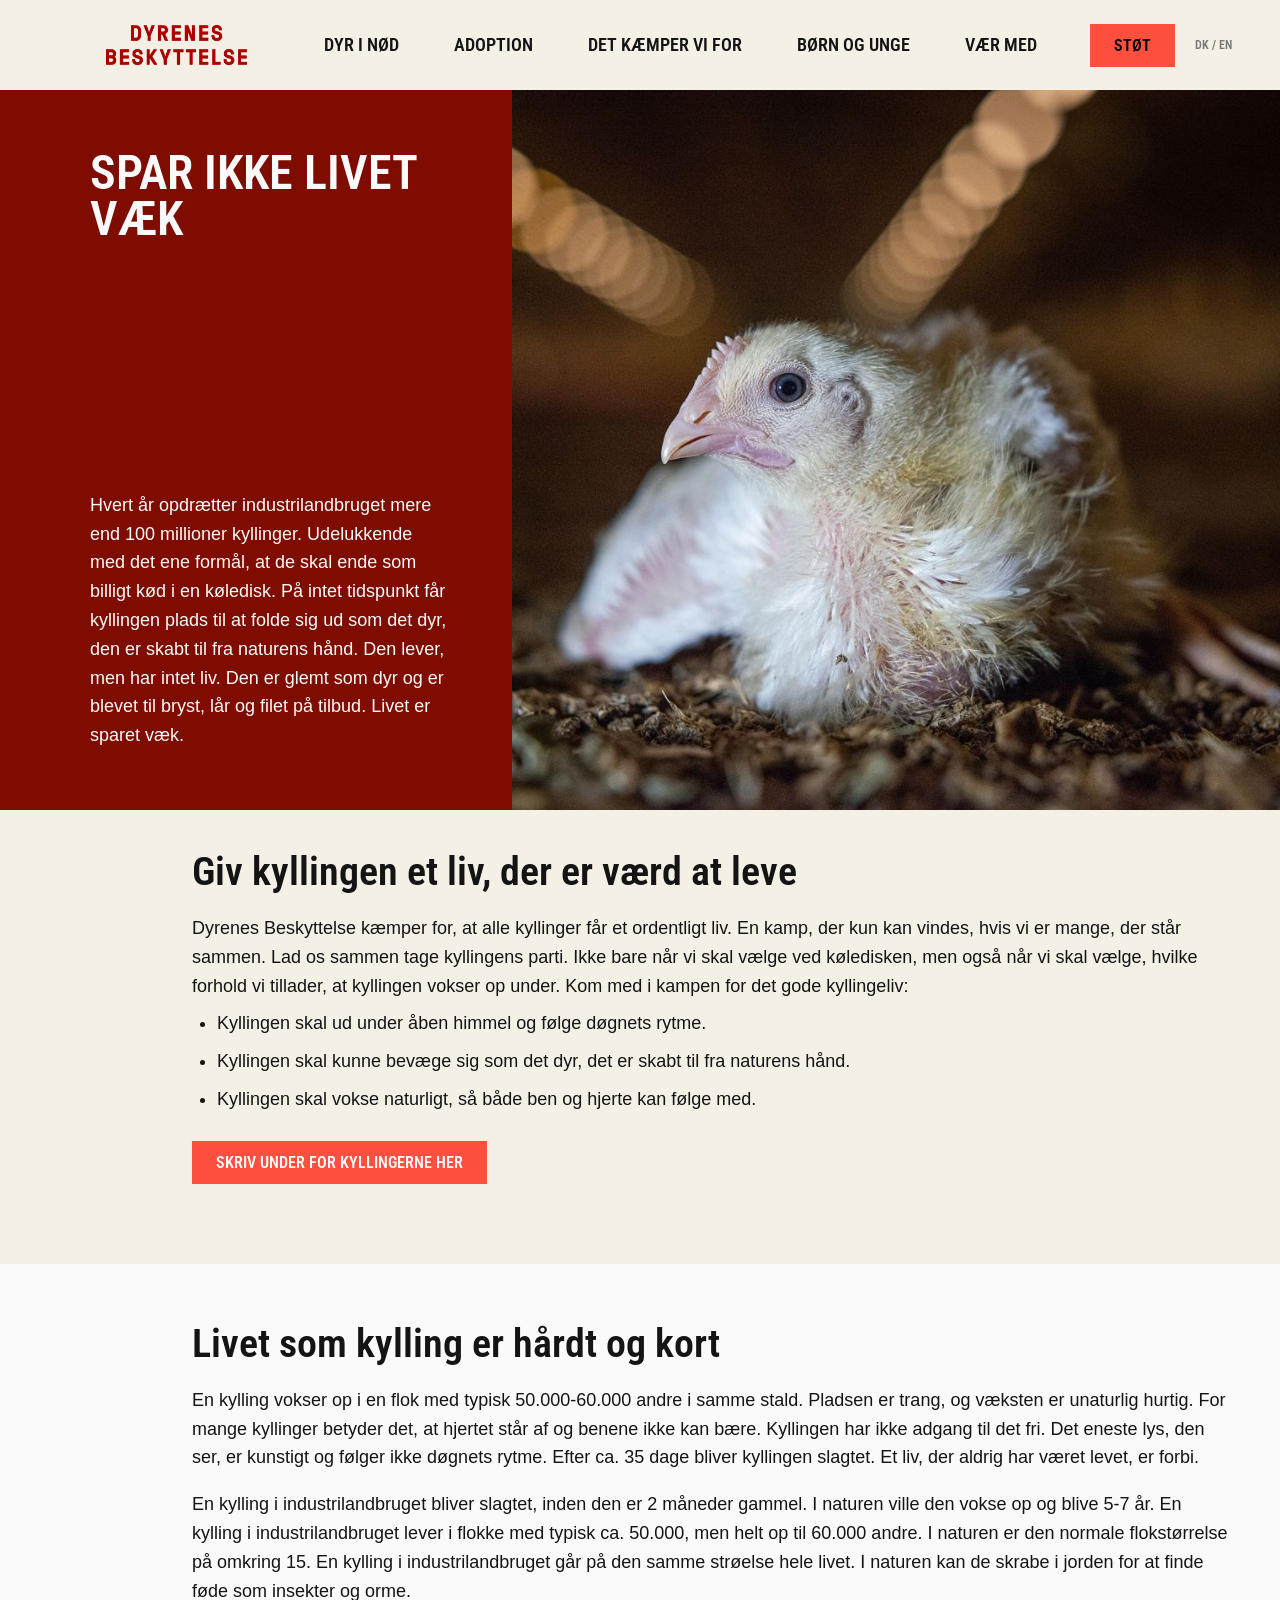
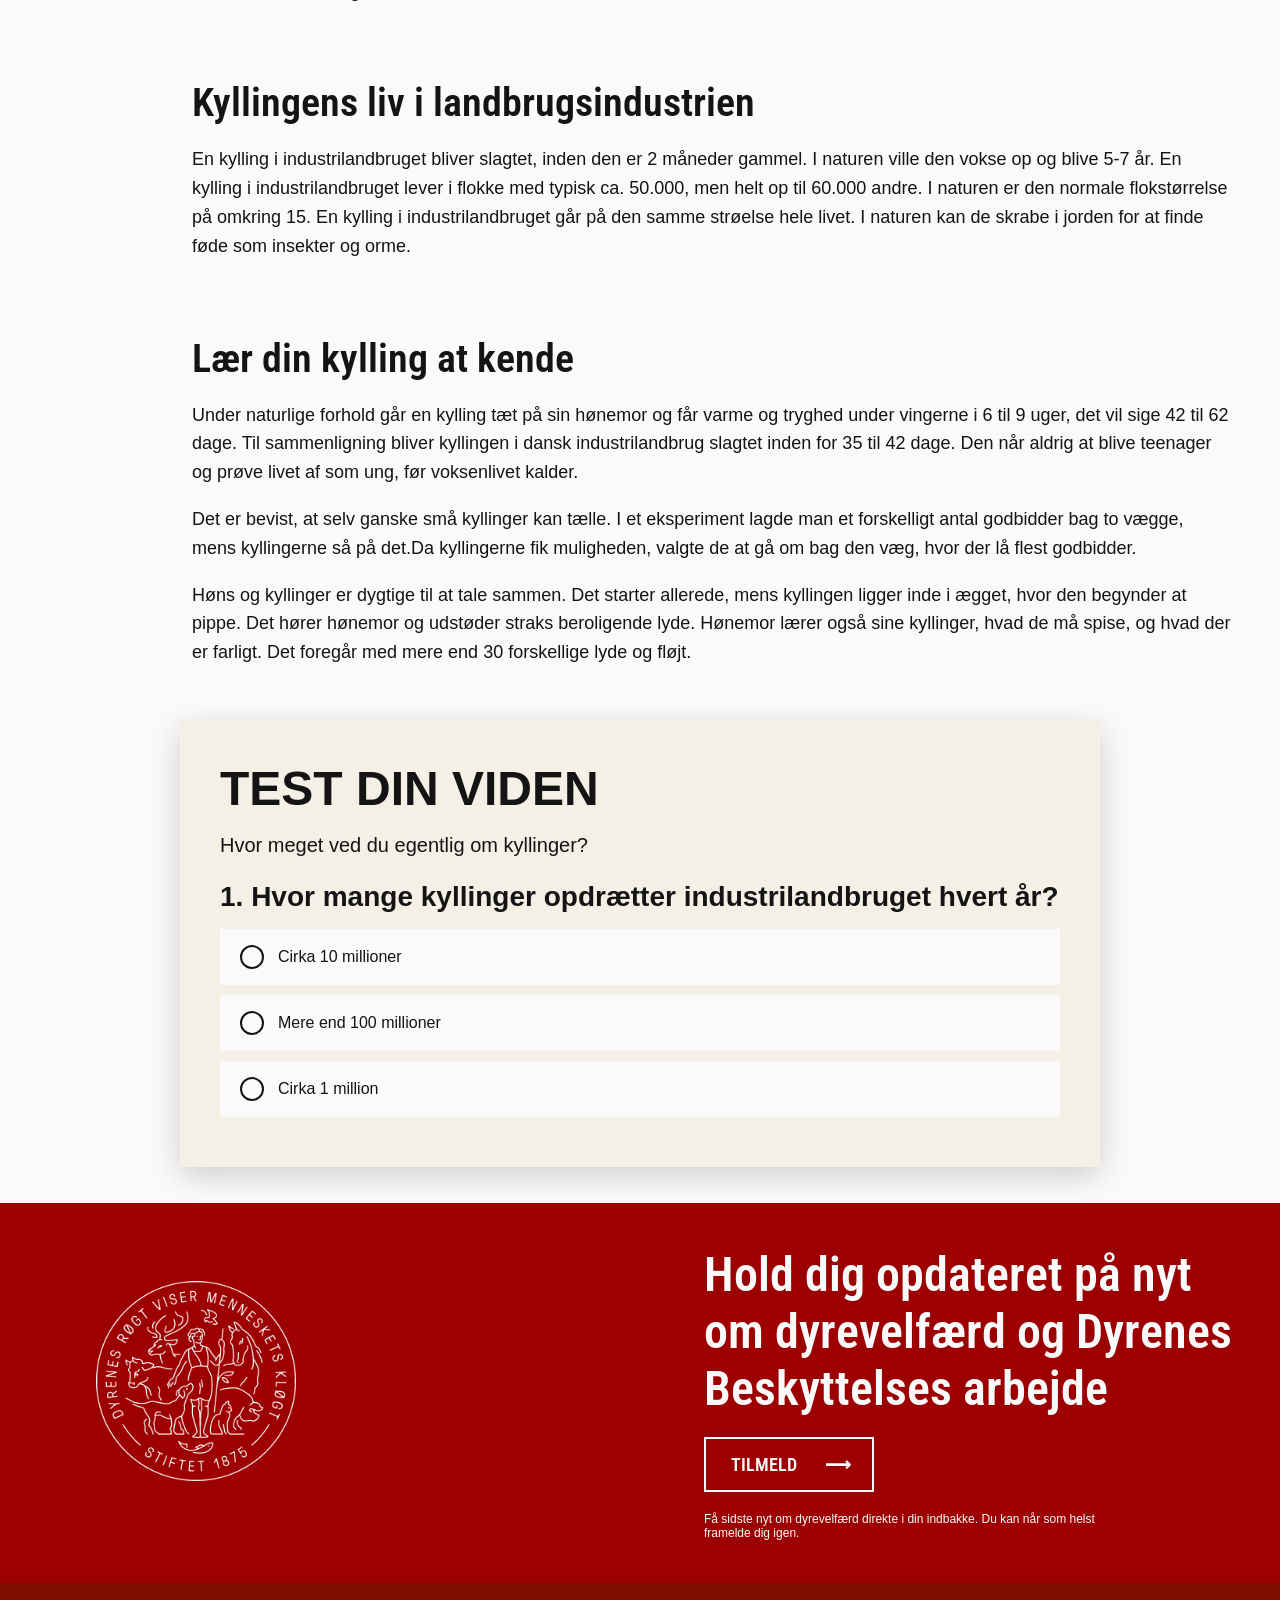
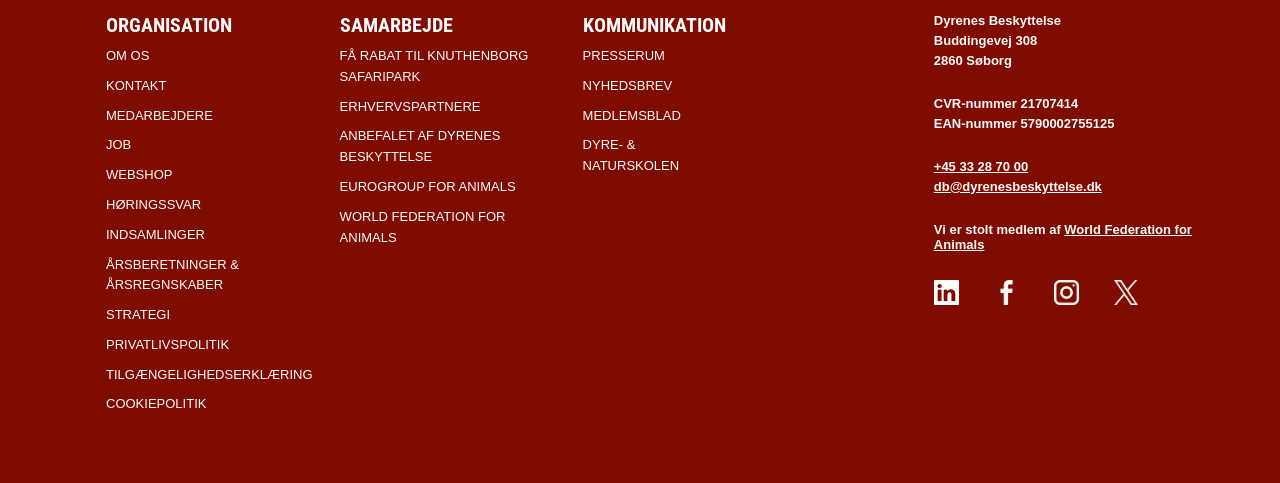
<file: kyllinger.html>
<!DOCTYPE html>
<html lang="da">
<head>
    <meta charset="UTF-8">
    <meta name="viewport" content="width=device-width, initial-scale=1.0">
    <title>Dyrenes Beskyttelse</title>

    <link rel="icon" href="images/favicon.ico" type="image/x-icon">
    <link rel="stylesheet" href="stylesheet/grise.css">
    <link rel="stylesheet" href="stylesheet/quiz.css">
    <link rel="stylesheet" href="stylesheet/style.css">

    <link rel="preconnect" href="https://fonts.googleapis.com">
    <link rel="preconnect" href="https://fonts.gstatic.com" crossorigin>
    <link href="https://fonts.googleapis.com/css2?family=Roboto+Condensed:wght@600&display=swap" rel="stylesheet">
    <script src="scripts/quizzez/kylling-quiz.js" defer></script>
    <script src="scripts/quizzez/quiz-runtime.js" defer></script>
    <script src="scripts/burgermenu.js" defer></script>
    <script src="scripts/slide-drawer.js" defer></script>
</head>
<body>
    <header class="navbar">
        <a href="index.html" class="logo" aria-label="Forside">
            <img src="images/logoet.png" alt="Dyrenes Beskyttelse logo">
        </a>

        <button class="nav-toggle" type="button" aria-label="Åbn navigation" aria-expanded="false" aria-controls="primaryNavigation">
            <span></span><span></span><span></span>
        </button>
        <nav id="primaryNavigation" aria-label="Hovednavigation">
            <ul class="nav-links">
                <li><a href="#">Dyr i nød</a></li>
                <li><a href="#">Adoption</a></li>
                <li><a href="index.html">Det kæmper vi for</a></li>
                <li><a href="#">Børn og unge</a></li>
                <li><a href="#">Vær med</a></li>
            </ul>
        </nav>

        <div class="nav-actions">
            <button class="support-btn" type="button">STØT</button>
            <span class="language-switch">DK / EN</span>
        </div>
    </header>

    <main>
        <section class="hero" aria-label="Hero banner">
            <div class="hero-content">
                <div class="hero-text">
                    <h1>Spar ikke livet væk</h1>
                    <p>Hvert år opdrætter industrilandbruget mere end 100 millioner kyllinger. Udelukkende med det ene formål, at de skal ende som billigt kød i en køledisk. På intet tidspunkt får kyllingen plads til at folde sig ud som det dyr, den er skabt til fra naturens hånd. Den lever, men har intet liv. Den er glemt som dyr og er blevet til bryst, lår og filet på tilbud. Livet er sparet væk.</p>
                </div>
            </div>
            <div class="hero-image-wrap">
                <img src="images/kylling.jpg" alt="Kylling">
            </div>
        </section>

        <section class="content-section">
            <div class="content-section-inner">
                <h1>Giv kyllingen et liv, der er værd at leve</h1>
                <p>Dyrenes Beskyttelse kæmper for, at alle kyllinger får et ordentligt liv. En kamp, der kun kan vindes, hvis vi er mange, der står sammen.
                Lad os sammen tage kyllingens parti. Ikke bare når vi skal vælge ved køledisken, men også når vi skal vælge, hvilke forhold vi tillader, at kyllingen vokser op under.
                Kom med i kampen for det gode kyllingeliv:</p>
                <ul class="bullet">
                    <li>Kyllingen skal ud under åben himmel og følge døgnets rytme.</li>
                    <li>Kyllingen skal kunne bevæge sig som det dyr, det er skabt til fra naturens hånd.</li>
                    <li>Kyllingen skal vokse naturligt, så både ben og hjerte kan følge med.</li>
                </ul>
                <br>
                <button class="sign-btn" type="button">SKRIV UNDER FOR KYLLINGERNE HER</button>
            </div>
        </section>

        <section>
            <div class="support-drawer" id="supportDrawer">
                <div class="support-drawer__inner">
                    <button class="support-drawer__close" id="supportDrawerClose">&#10799;</button>
                    
                    <form id="supportForm">
                        <h2>Hvordan vil du støtte?</h2>

                        <div class="buttons-row">
                            <button type="button" class="donation-button">Bliv Medlem</button>
                            <button type="button" class="donation-button">Støt én gang</button>
                        </div>

                        <div class="support-benefits">
                            <div>
                                <p>Bliv medlem og få:</p>
                                <ul>
                                    <li> medlemsblad fire gange om året</li>
                                    <li> invitationer til events</li>
                                    <li> eksklusive rabatter</li>
                                </ul>
                            </div>
                        </div>

                        <h2>Vælg <span id="onceOrMonth"></span></h2>

                        <div class="buttons-row">
                            <button type="button" class="donation-button" id="donationAmount1"></button>
                            <button type="button" class="donation-button" id="donationAmount2"></button>
                            <button type="button" class="donation-button" id="donationAmount3"></button>
                            <button type="button" class="donation-button">Andet</button>
                        </div>

                        <div class="columnpls">
                            <div class="input-wrapper optional-required">
                                <input type="text" class="customAmountInput" id="customAmount" placeholder="Beløb i kr."/>
                            </div>
                            <div class="missing-input__customAmount">Indtast venligst et gyldigt beløb</div>
                        </div>

                        <h2>Om dig</h2>

                        <div class="inputfield-row">
                            <div class="columnpls">
                                <div class="input-wrapper required">
                                    <input type="text" id="firstNameInputSupport" placeholder="Fornavn"/>
                                </div>
                                <div class="missing-input__firstnameSupport">Indtast venligst et fornavn</div>
                            </div>

                            <div class="columnpls">
                                <div class="input-wrapper required">
                                    <input type="text" id="lastNameInputSupport" placeholder="Efternavn"/>
                                </div>
                                <div class="missing-input__lastnameSupport">Indtast venligst et efternavn</div>
                            </div>
                        </div>

                        <div class="columnpls">
                            <div class="input-wrapper required">
                                <input type="text" id="emailInputSupport" placeholder="E-mail (bruges til kvittering)"/>
                            </div>
                            <div class="missing-input__emailSupport">Indtast venligst en gyldig email</div>
                        </div>

                        <button class="support-drawer__submit" type="submit">STØT DYRENE</button>

                        <div class="checkmark-desc__box">
                            <label class="container">
                                <input type="checkbox">
                                <span class="checkmark"></span>
                            </label>
                            <p>
                                <strong>Tilmeld dig vores nyhedsbrev</strong>
                            </p>
                        </div>
                    
                        <div class="privacypolicy-text">
                            <p>
                                Når du udfylder denne formular, siger du samtidig ja til vores betingelser. Læs vores <strong>datapolitik her.</strong>
                            </p>
                        </div>

                    </form>
                </div>
            </div>
        </section>

        <section>
            <div class="sign-drawer" id="signDrawer">
                <div class="sign-drawer__inner">
                    <button class="sign-drawer__close" id="signDrawerClose">&#10799;</button>

                    <h2 id="signCounter">0</h2>
                    <p>
                        personer har allerede skrevet under.
                    <br>
                        <span class="accentuated">
                            Nu er det din tur!
                        </span>
                    </p>

                    <form id="signForm">
                        <div class="inputfield-row">
                            <div class="columnpls">
                                <div class="input-wrapper required">
                                    <input type="text" id="firstNameInputSign" placeholder="Fornavn"/>
                                </div>
                                <div class="missing-input__firstnameSign">Indtast venligst et fornavn</div>
                            </div>

                            <div class="columnpls">
                                <div class="input-wrapper required">
                                    <input type="text" id="lastNameInputSign" placeholder="Efternavn"/>
                                </div>
                                <div class="missing-input__lastnameSign">Indtast venligst et efternavn</div>
                            </div>
                        </div>

                        <div class="input-wrapper">
                            <input type="text" placeholder="Telefon"/>
                        </div>
                        
                        <div class="columnpls">
                            <div class="input-wrapper required">
                                <input type="text" id="emailInputSign" placeholder="E-mail (bruges til kvittering)"/>
                            </div>
                            <div class="missing-input__emailSign">Indtast venligst en gyldig email</div>
                        </div>

                        <button class="sign-drawer__submit" type="submit">SKRIV UNDER NU</button>
                        
                        <div class="checkmark-desc__box">
                            <label class="container">
                                <input type="checkbox">
                                <span class="checkmark"></span>
                            </label>
                            <p>
                                <strong>Ja tak, jeg vil gerne holdes opdateret om forholdene for danske kyllinger og kampen for at skabe bedre forhold for landbrugsdyrene. Jeg modtager samtidig Dyrenes Beskyttelses nyhedsbreve.</strong>
                            </p>
                        </div>
                    
                        <div class="privacypolicy-text">
                            <p>
                                Når jeg skriver under, accepterer jeg hermed Dyrenes Beskyttelses <strong>privatlivspolitik</strong>. Hvis jeg har udfyldt mit telefonnummer, må I gerne kontakte mig telefonisk med tilbud om støtte.
                            </p>
                        </div>

                    </form>
                </div>
            </div>
        </section>

        <section  class="bodytext-section">
            <div class="bodytext-section-inner">
                <br>
                <h1>Livet som kylling er hårdt og kort</h1>
                <p>En kylling vokser op i en flok med typisk 50.000-60.000 andre i samme stald. Pladsen er trang, og væksten er unaturlig hurtig. For mange kyllinger betyder det, at hjertet står af og benene ikke kan bære.  Kyllingen har ikke adgang til det fri. Det eneste lys, den ser, er kunstigt og følger ikke døgnets rytme. Efter ca. 35 dage bliver kyllingen slagtet. Et liv, der aldrig har været levet, er forbi.</p>
                <br>
                <p>En kylling i industrilandbruget bliver slagtet, inden den er 2 måneder gammel. I naturen ville den vokse op og blive 5-7 år. En kylling i industrilandbruget lever i flokke med typisk ca. 50.000, men helt op til 60.000 andre. I naturen er den normale flokstørrelse på omkring 15. 
                En kylling i industrilandbruget går på den samme strøelse hele livet. I naturen kan de skrabe i jorden for at finde føde som insekter og orme.</p>
            </div>
            <br>
        </section>

        <section class="bodytext-section">
            <div class="bodytext-section-inner">
                <br>
                <h1>Kyllingens liv i landbrugsindustrien</h1>
                <p>En kylling i industrilandbruget bliver slagtet, inden den er 2 måneder gammel. I naturen ville den vokse op og blive 5-7 år. En kylling i industrilandbruget lever i flokke med typisk ca. 50.000, men helt op til 60.000 andre. I naturen er den normale flokstørrelse på omkring 15. En kylling i industrilandbruget går på den samme strøelse hele livet. I naturen kan de skrabe i jorden for at finde føde som insekter og orme.</p>
            </div>
            <br>
        </section>

        <section class="bodytext-section">
            <div class="bodytext-section-inner">
                <br>
                <h1>Lær din kylling at kende</h1>
                <p>Under naturlige forhold går en kylling tæt på sin hønemor og får varme og tryghed under vingerne i 6 til 9 uger, det vil sige 42 til 62 dage. Til sammenligning bliver kyllingen i dansk industrilandbrug slagtet inden for 35 til 42 dage. Den når aldrig at blive teenager og prøve livet af som ung, før voksenlivet kalder.</p>
                <br>
                <p>Det er bevist, at selv ganske små kyllinger kan tælle. I et eksperiment lagde man et forskelligt antal godbidder bag to vægge, mens kyllingerne så på det.Da kyllingerne fik muligheden, valgte de at gå om bag den væg, hvor der lå flest godbidder.</p>
                <br>
                <p>Høns og kyllinger er dygtige til at tale sammen. Det starter allerede, mens kyllingen ligger inde i ægget, hvor den begynder at pippe. Det hører hønemor og udstøder straks beroligende lyde. Hønemor lærer også sine kyllinger, hvad de må spise, og hvad der er farligt. Det foregår med mere end 30 forskellige lyde og fløjt.</p>
            </div>
            <br>
        </section>

        <section class="animal-quiz" aria-label="Kyllingequiz">
            <div class="animal-quiz__container" id="chicken-quiz">
                <h1>TEST DIN VIDEN</h1>
                <p class="animal-quiz__intro">Hvor meget ved du egentlig om kyllinger?</p>
                <h2 class="animal-quiz__question"></h2>
                <div class="animal-quiz__answers"></div>
                <button class="animal-quiz__next animal-quiz__hidden" type="button">NÆSTE</button>
                <div class="animal-quiz__result animal-quiz__hidden" aria-live="polite">
                    <div class="animal-quiz__result-box">
                        <p class="animal-quiz__result-text"></p>
                    </div>
                    <div class="animal-quiz__info-box">
                        <h3>Bliv oplyst:</h3>
                        <p class="animal-quiz__fact-text"></p>
                    </div>
                </div>
            </div>
        </section>

        <!-- Her starter footeren -->
        <section>
            <div class="footer-top">
                <img class="footer-emblem" src="images/Dyrenes-Beskyttelse-case-emblem.png" alt="Dyrenes Beskyttelse-emblem">
                <div class="footer-top-text">
                    <h1>Hold dig opdateret på nyt <br> om dyrevelfærd og Dyrenes <br> Beskyttelses arbejde</h1>
                    <button class="footer-top-btn" type="button">TILMELD &nbsp; &nbsp; &nbsp; ⟶</button>
                    <p>Få sidste nyt om dyrevelfærd direkte i din indbakke. Du kan når som helst <br> framelde dig igen.</p>
                </div>
            </div>

        </section>

        <footer class="footer">
            <div class="footer-nav-item">
                <h3>ORGANISATION</h3>
                <ul style = "list-style-type: none;">
                    <li>OM OS</li>
                    <li>KONTAKT</li>
                    <li>MEDARBEJDERE</li>
                    <li>JOB<li>
                    <li>WEBSHOP</li>
                    <li>HØRINGSSVAR</li>
                    <li>INDSAMLINGER</li>
                    <li>ÅRSBERETNINGER & <br> ÅRSREGNSKABER</li>
                    <li>STRATEGI</li>
                    <li>PRIVATLIVSPOLITIK</li>
                    <li>TILGÆNGELIGHEDSERKLÆRING</li>
                    <li>COOKIEPOLITIK</li>
                </ul>
            </div>

            <div class="footer-nav-item">
                <h3>SAMARBEJDE</h3>
                <ul style = "list-style-type: none;">
                    <li>FÅ RABAT TIL KNUTHENBORG <br> SAFARIPARK</li>
                    <li>ERHVERVSPARTNERE</li>
                    <li>ANBEFALET AF DYRENES <br> BESKYTTELSE</li>
                    <li>EUROGROUP FOR ANIMALS<li>
                    <li>WORLD FEDERATION FOR ANIMALS</li>
                </ul>
            </div>

            <div class="footer-nav-item">
                <h3>KOMMUNIKATION</h3>
                <ul style = "list-style-type: none;">
                    <li>PRESSERUM</li>
                    <li>NYHEDSBREV</li>
                    <li>MEDLEMSBLAD</li>
                    <li>DYRE- & NATURSKOLEN<li>
                </ul>
            </div>

            <div class="footer-nav-contact">
                <p>Dyrenes Beskyttelse</p>
                <p>Buddingevej 308</p>
                <p>2860 Søborg</p>
                <br>
                <p>CVR-nummer 21707414</p>
                <p>EAN-nummer 5790002755125</p>
                <br>
                <p class="footer-link">+45 33 28 70 00</p>
                <p class="footer-link">db@dyrenesbeskyttelse.dk</p>
                <br>
                <p>Vi er stolt medlem af <span class="p footer-link">World Federation for Animals</span></p>
                <br>
                <div class="socials-logo">
                    <img src="images/linkedin-logo.png" alt="LinkedIn Logo">
                    <img src="images/facebook-logo.png" alt="Facebook Logo">
                    <img src="images/instagram-logo.png" alt="Instagram Logo">
                    <img src="images/twitter-logo.png" alt="Twitter Logo">
                </div>
            </div>
        </footer>
    </main>
</body>
</html>
</file>
<file: stylesheet/grise.css>
:root{
    --bg:#F5F0E6;
    --red:#7E0C00;
    --button:#FF4F3E;
    --footer-top:#9D0000;
}

.sign-drawer {
    position: fixed;
    top: 0;
    right: -650px;
    width: 520px;
    max-width: 100%;
    height: 100vh;
    background: #fafafa;
    border-radius: 15px 0px 0px 15px;
    box-shadow: 0px;
    transition: right 0.45s ease;
    z-index: 9999;
    display: flex;
    flex-direction: column;
    overflow-y: auto;
    box-sizing: border-box;
}

.sign-drawer.open {
    right: 0;
    box-shadow: -8px 0px 10px rgba(0,0,0,0.18);
}

.sign-drawer__inner {
    margin: 0;
    padding: 22px 30px 30px;
    box-sizing: border-box;
}

.sign-drawer__close {
    position: absolute;
    top: 12px;
    right: 12px;
    font-size: 30px;
    background: none;
    border: none;
    cursor: pointer;
    color: #141414;
}

.sign-drawer form {
    display: flex;
    flex-direction: column;
    gap: 12px;
    width: 100%;
    box-sizing: border-box;
}

.sign-drawer__inner h2 {
    font-size: 42px;
    font-weight: 600;
    margin-bottom: 5px;
    font-family:"Roboto Condensed", sans-serif;
    color: var(--red);
    text-align: center;
}

.sign-drawer__inner p {
    font-size: 16px;
    line-height: 1.55;
    color: #141414;
    margin-bottom: 30px;
    font-family: sans-serif;
    text-align: center;
}

.sign-drawer__inner .accentuated {
    font-weight: bold;
}

.sign-drawer label {
    font-size: 15px;
    font-weight: 600;
    color: #141414;
    margin-bottom: 6px;
    font-family: Helvetica, sans-serif;
}

.sign-drawer input {
    padding: 14px;
    border: 1px solid #cfcfcf;
    font-size: 16px;
    color: #141414;
    font-family: Arial, sans-serif;
    font-weight: 100;
    outline: 0px;
}

.sign-drawer input:focus {
    border: 1px solid var(--red);
    box-shadow: 0 0 0 5px rgba(158, 0, 0, 0.18);
}

.sign-drawer__submit {
    margin-top: 10px;
    padding: 25px 16px;
    background: var(--footer-top);
    color: #fafafa;
    border: 0px solid;
    font-size: 17px;
    font-weight: 600;
    cursor: pointer;
    border-radius: 0px;
    transition: 0.2s ease;
}

.inputfield-row {
    display: flex;
    flex-direction: row;
    gap: 45px;
    align-items: center;
}

.sign-drawer .input-wrapper {
    position: relative;
    display: flex;
    flex: 1;
}

.sign-drawer .input-wrapper input {
    width: 100%;
    box-sizing: border-box;
}

.sign-drawer .input-wrapper.required::after {
    content: "*";
    position: absolute;
    right: 16px;
    top: 60%;
    transform: translateY(-50%);
    color: #777;
    font-size: 25px;
    pointer-events: none;
}

.timeline{
    display: flex;
    justify-self: center;
    width: 800px;
    height: auto;
    background-color: var(--bg);
    padding: 40px 80px;
}

.timeline-inner{
    display: flex;
    flex-direction: column;
    align-items: center;
    gap: 15px;
}

.timeline-inner h1{
    font-family:"Roboto Condensed", sans-serif;
    font-size: 20px;
    color: var(--red);
}

.timeline-inner h2{
    font-family:"Roboto Condensed", sans-serif;
    font-size: 40px;
    font-weight: 600px;
    color: var(--red);
}

.timeline-inner h3{
    font-family:"Roboto Condensed", sans-serif;
    font-size: 20px;
    color: #141414;
}

.timeline-inner p{
    font-family: Helvetica, sans-serif;
    font-size: 18px;
    line-height:1.6;
    text-align: center;
}

.støt-img{
    width: 500px;
    border-radius: 15px;
}

.kalenderikon{
    width: 40px;
}

.roedstreg{
    width: 2px;
    height: 50px;
}
</file>
<file: stylesheet/style.css>
* {
    margin: 0;
    padding: 0;
    box-sizing: border-box;
}

:root {
    --bg: #F5F0E6;
    --red: #7E0C00;
    --button: #FF4F3E;
    --footer-top: #9D0000;
    --white: #fafafa;
    --black: #141414;
}

body {
    padding-top: 90px;
    background: #fafafa;
    font-family: Helvetica, sans-serif;
}

p, h1, h2, h3 {
    color: #141414;
}

.hero h1 {
    color: #fafafa;
}

ul {
    padding-left: 25px;
}

li {
    font-size: 18px;
    line-height: 1.6;

    color: #141414;
    font-family: "Roboto", sans-serif;
    font-size: 13px;
    margin-bottom: 9px;
    margin-top: 9px;
    cursor: auto;
}

h3 {
    color: #fafafa;
    font-family:"Roboto Condensed", sans-serif;
    font-size: 20px;
}

/* NAVBAR */
.navbar {
    height: 90px;
    background: var(--bg);
    z-index: 999;

    position: fixed;
    top: 0;
    width: 100%;

    display: flex;
    align-items: center;
    justify-content: space-between;

    padding: 0 48px;
    padding-left: 106px;
    
}

/* LOGO */

.logo {
    display: flex;
    align-items: center;
    flex-shrink: 0;
}

.logo img {
    height: 40px;
    width: auto;
    display: block;
}

/* MENU */

.nav-links {
    display: flex;
    align-items: center;
    list-style: none;
    gap: 55px;
}

.nav-links a {
    text-decoration: none;
    color: #141414;

    font-family: "Roboto Condensed", sans-serif;
    font-size: 18px;
    font-weight: 600;
    text-transform: uppercase;
}

.nav-links a:hover {
    text-decoration-line: underline;
    text-decoration-color: var(--button);
}

/* HØJRE SIDE */

.nav-actions {
    display: flex;
    align-items: center;
    gap: 20px;
}

/* STØT KNAP */

.support-btn {
    border: none;
    background: var(--button);

    padding: 12px 24px;

    cursor: pointer;

    font-family: "Roboto Condensed", sans-serif;
    font-size: 16px;
    font-weight: 600;
    text-transform: uppercase;
}

/* DK / EN */

.language-switch {
    font-family: "Roboto Condensed", sans-serif;
    font-size: 12px;
    font-weight: 600;

    color: #777;
}

/* HERO */

.hero {
    height: 720px;
    display: flex;
    width: 100%;
    background: #fafafa;
}

.hero-content {
    width: 40%;
    background: var(--red);
    display: flex;
    align-items: stretch;
    justify-content: center;
    padding: 60px 60px 60px 90px;
}

.hero-text {
    display: flex;
    flex-direction: column;
    justify-content: space-between;
    max-width: 430px;
    color: #fafafa;
}

.hero-text h1 {
    font-family: "Roboto Condensed", sans-serif;
    font-size: 48px;
    line-height: 0.96;
    font-weight: 600;
    text-transform: uppercase;
    margin-bottom: 32px;
}

.hero-text p {
    font-family: Helvetica, Arial, sans-serif;
    font-size: 18px;
    line-height: 1.6;
    color: #fafafa;
}

.hero-image-wrap {
    flex: 1;
    background: #fafafa;
    overflow: hidden;
}

.hero-image-wrap img {
    width: 100%;
    height: 100%;
    display: block;
    object-fit: cover;
}

.support-drawer {
    position: fixed;
    top: 0;
    right: -650px;
    width: 520px;
    max-width: 100%;
    height: 100vh;
    background: #fafafa;
    border-radius: 15px 0px 0px 15px;
    box-shadow: 0px;
    transition: right 0.45s ease;
    z-index: 9999;
    display: flex;
    flex-direction: column;
    overflow-y: auto;
    box-sizing: border-box;
    scrollbar-gutter: stable;
}

.support-drawer.open {
    right: 0;
    box-shadow: -8px 0 10px rgba(0, 0, 0, 0.18);
}

.support-drawer__inner {
    margin: 0;
    padding: 22px 30px 30px;
    box-sizing: border-box;
}

.support-drawer__close {
    position: absolute;
    top: 12px;
    right: 12px;
    font-size: 30px;
    background: none;
    border: none;
    cursor: pointer;
    color: #141414;
}

.support-drawer form {
    display: flex;
    flex-direction: column;
    gap: 12px;
    width: 100%;
    box-sizing: border-box;
}

.support-drawer__inner h2 {
    font-family: "Roboto Condensed", sans-serif;
    font-size: 20px;
    line-height: 1.3;
    font-weight: 700;
    color: #141414;
    text-align: left;
    margin: 0;
}

.support-drawer__inner p {
    font-size: 16px;
    line-height: 1.55;
    margin-bottom: 30px;
    font-family: sans-serif;
}

.buttons-row {
    display: flex;
    flex-direction: row;
    align-items: stretch;
    width: 100%;
    margin: -4px 0 7px;
    box-sizing: border-box;
}

.donation-button,
.donation-button__selected {
    flex: 1 1 0;
    min-width: 0;
    margin: 0;
    padding: 11px 5px;
    border: 1px solid #cfcfcf;
    border-radius: 0;
    outline: none;
    font-family: sans-serif;
    font-size: 16px;
    font-weight: 500;
    line-height: 1.3;
    text-align: center;
    cursor: pointer;
    box-sizing: border-box;
}

/* WITHOUT THIS, THERE'LL BE A DOUBLE "INNER BORDER" BETWEEN THE BUTTONS. IDK WHY THIS WAS SO HARD TO FIGURE OUT */

.buttons-row > button + button {
    margin-left: -1px;
}

/* inactive bbuttton */

.donation-button {
    background-color: #fafafa;
    color: #141414;
}

/* selected buttons */

.donation-button__selected {
    background-color: var(--red);
    color: #fafafa;
    font-weight: 600;
    transition: background-color 0.2s ease;
    transition: color 0.2s ease;
}

.support-benefits {
    display: grid;
    grid-template-rows: 1fr;
    padding-top: 14px;
    padding-bottom: 14px;
    margin-top: 0;
    margin-bottom: 12px;
    background: #f5f0e6;
    border: 1px solid #cfcfcf;
    border-left: 4px solid var(--red);
    padding-left: 16px;
    padding-right: 16px;
    box-sizing: border-box;
    overflow: hidden;
    transition: grid-template-rows 0.35s ease, padding-top 0.35s ease, padding-bottom 0.35s ease, margin-bottom 0.35s ease, border-width 0.35s ease;
}

.support-benefits > div {
    min-height: 0;
    overflow: hidden;
}

.support-benefits.support-benefits--hidden {
    grid-template-rows: 0fr;
    padding-top: 0;
    padding-bottom: 0;
    margin-bottom: 0;
    border-top-width: 0;
    border-bottom-width: 0;
    border-right-width: 0;
}

.support-benefits p {
    margin-bottom: 3px;
}

.support-benefits ul {
    list-style: none;
    margin: 0;
    padding: 0;
}

.support-benefits li {
    font-family: sans-serif;
    font-size: 16px;
    line-height: 1.4;
    color: #141414;
    padding-left: 0;
}

.support-benefits li::before {
    content: "\2192";
}

.support-drawer .columnpls {
    display: flex;
    flex-direction: column;
    min-width: 0;
}

.support-drawer .input-wrapper {
    position: relative;
    display: flex;
    width: 100%;
    min-width: 0;
}

.support-drawer .input-wrapper input {
    width: 100%;
    min-width: 0;
    height: 42px;
    padding: 10px 34px 10px 12px;
    border: 1px solid #cfcfcf;
    border-radius: 0;
    font-family: sans-serif;
    font-size: 16px;
    font-weight: 400;
    color: #141414;
    outline: none;
    box-sizing: border-box;
}

.support-drawer .input-wrapper input::placeholder {
    color: #777;
    opacity: 1;
}

.support-drawer .input-wrapper input:focus {
    border-color: var(--red);
    box-shadow: 0 0 0 2px rgba(158, 0, 0, 0.12);
}

.support-drawer .input-wrapper.required::after {
    content: "*";
    position: absolute;
    right: 16px;
    top: 60%;
    transform: translateY(-50%);
    color: #777;
    font-size: 25px;
    pointer-events: none;
}

.support-drawer .input-wrapper.optional-required::after {
    content: "*";
    position: absolute;
    right: 16px;
    top: 60%;
    transform: translateY(-50%);
    color: #777;
    font-size: 25px;
    pointer-events: none;
}

.inputfield-row {
    display: flex;
    flex-direction: row;
    gap: 18px;
    align-items: flex-start;
    width: 100%;
}

.inputfield-row > .columnpls {
    flex: 1 1 0;
    width: 0;
}

/* remove unnecessary spacing around fields */
.support-drawer .columnpls {
    margin: 0;
}

.missing-input__customAmount,
.missing-input__firstnameSign,
.missing-input__lastnameSign,
.missing-input__emailSign,
.missing-input__firstnameSupport,
.missing-input__lastnameSupport,
.missing-input__emailSupport {
    display: block;
    margin-top: 5px;
    font-family: sans-serif;
    font-style: italic;
    font-size: 13px;
    color: var(--red);
}

.customAmountInput {
    display: block;
}

.support-drawer__submit {
    width: 100%;
    min-height: 48px;
    margin: 3px 0 0;
    padding: 13px 16px;
    background: var(--red);
    color: #fafafa;
    border: none;
    border-radius: 0;
    font-family: sans-serif;
    font-size: 16px;
    font-weight: 700;
    cursor: pointer;
    box-sizing: border-box;
}

.checkmark-desc__box {
    display: flex;
    flex-direction: row;
    align-items: flex-start;
    gap: 8px;
    margin: 10px 0 0;
    text-align: left;
}

.checkmark-desc__box p {
    font-size: 15px;
    line-height: 1.4;
    margin: 0;
    text-align: left;
}

.support-drawer .container,
.sign-drawer .container {
    display: block;
    position: relative;
    flex: 0 0 22px;
    width: 22px;
    height: 22px;
    padding: 0;
    margin: 0;
    cursor: pointer;
    user-select: none;
    box-sizing: border-box;
}

/* hide native checkbox */
.support-drawer .container input,
.sign-drawer .container input {
    position: absolute;
    opacity: 0;
    width: 0;
    height: 0;
}

/* circle for the checkmark to sit in */
.support-drawer .checkmark,
.sign-drawer .checkmark {
    position: absolute;
    top: 0;
    left: 0;
    height: 25px;
    width: 25px;
    border: solid 1px #cfcfcf;
    border-radius: 50px;
}

/* trying to imitate how their site's version looks when :focus, even tho i cant focus with mine */
.support-drawer .container:hover .checkmark,
.sign-drawer .container:hover .checkmark {
    border: 1px solid var(--red);
    box-shadow: 0 0 0 5px rgba(158, 0, 0, 0.18);
    transition: all 0.25s ease;
}

/* scuffed way to make the checkmark itself */
.support-drawer .checkmark::after,
.sign-drawer .checkmark::after {
    content: "";
    position: absolute;
    display: none;
    left: 8px;
    top: 4px;
    width: 5px;
    height: 10px;
    border: solid #141414;
    border-width: 0 3px 3px 0;
    transform: rotate(45deg);
}

.support-drawer .container input:checked ~ .checkmark::after,
.sign-drawer .container input:checked ~ .checkmark::after {
    display: block;
}

.checkmark-desc__box p {
    font-size: 15px;
    line-height: 1.4;
    margin: 0;
}

.privacypolicy-text {
    margin: 0;
}

.privacypolicy-text p {
    font-family: Helvetica, sans-serif;
    font-size: 15px;
    line-height: 1.4;
    color: #777;
    text-align: left;
    margin: 0;
}

/* content section */
.content-section{
    background:var(--bg);
    padding-bottom: 80px;
    padding-top: 40px;
}

.content-section-inner{
    max-width:1040px;
    margin-left: 15%;
        
}

.content-section-inner h1 {
    font-family:"Roboto Condensed", sans-serif;
    font-size:40px;
    line-height:1.1;
    font-weight:600;
    margin-bottom:20px;
}

.content-section-inner p{
    font-size:18px;
    line-height:1.6;
}

.content-section h1{
    font-family:"Roboto Condensed", sans-serif;
    font-size:40px;
    line-height:1.1;
    font-weight:600;
    margin-bottom:20px;
    
}

.content-section .support-btn {
    color: #fafafa;
}

.content-section .transp-btn{
    display: flex;
    width: auto;
    border: 2px solid #141414;
    color: #141414;
    padding: 10px 25px 10px;
    margin: 35px 0px -35px 0px;
    cursor: pointer;
}

.sign-btn {
    border:none;
    color:#fafafa;
    background:var(--button);

    padding:12px 24px;

    cursor:pointer;

    font-family:"Roboto Condensed", sans-serif;
    font-size:16px;
    font-weight:600;
    text-transform:uppercase;

    max-width:1040px;
}

.bodytext-section{
    background: #fafafa;
    padding-top: 40px;
}

.bodytext-section-inner{
    max-width:1040px;
    margin-left: 15%;
        
}

.bodytext-section h1{
    font-family:"Roboto Condensed", sans-serif;
    font-size:40px;
    line-height:1.1;
    font-weight:600;
    margin-bottom:20px;
    
}

.bodytext-section p, li{
    font-size:18px;
    line-height:1.6;  
}

.fish-bodytext > p {
    margin-bottom: 12px;
}

.fish-bodytext h2 {
    font-family:"Roboto Condensed", sans-serif;
    font-size:24px;
    line-height:1.2;
    margin:32px 0 8px;
}

.fish-bodytext li {
    margin:0;
}

.fish-bodytext .fish-info-box {
    max-width:700px;
    margin:24px 0 32px;
    padding:20px 28px 20px 48px;
    background:#00516f;
    color:#fafafa;
}

.fish-bodytext .fish-info-box li {
    color:#fafafa;
    font-size:16px;
    line-height:1.5;
    margin:8px 0;
}

.nav-toggle{
    display:none;
}

@media (max-width: 1200px){
    body{
        padding-top:76px;
    }

    .navbar{
        height:76px;
        padding:0 32px;
    }

    .nav-toggle{
        display:flex;
        width:44px;
        height:44px;
        flex-direction:column;
        align-items:center;
        justify-content:center;
        gap:5px;
        border:0;
        background:transparent;
        cursor:pointer;
    }

    .nav-toggle span{
        display:block;
        width:24px;
        height:2px;
        background:#141414;
        transition:transform 160ms ease, opacity 160ms ease;
    }

    .navbar--menu-open .nav-toggle span:first-child{
        transform:translateY(7px) rotate(45deg);
    }

    .navbar--menu-open .nav-toggle span:nth-child(2){
        opacity:0;
    }

    .navbar--menu-open .nav-toggle span:last-child{
        transform:translateY(-7px) rotate(-45deg);
    }

    .navbar nav{
        position:absolute;
        top:100%;
        left:0;
        right:0;
        display:none;
        padding:8px 24px 20px;
        background:var(--bg);
        box-shadow:0 8px 12px rgb(0 0 0 / 12%);
    }

    .navbar--menu-open nav{
        display:block;
    }

    .nav-links{
        align-items:stretch;
        flex-direction:column;
        gap:0;
    }

    .nav-links li{
        margin:0;
        border-top:1px solid rgb(0 0 0 / 12%);
    }

    .nav-links a{
        display:block;
        padding:14px 4px;
        font-size:16px;
    }
}

@media (max-width: 480px){
    .navbar{
        padding:0 16px;
    }

    .logo img{
        max-width:44vw;
        height:auto;
        max-height:36px;
    }

    .nav-actions{
        gap:0;
    }

    .support-btn{
        padding:10px 14px;
        font-size:14px;
    }

    .language-switch{
        display:none;
    }

    .nav-toggle{
        width:40px;
    }
}

@media (max-width: 900px) {
    .fish-bodytext .fish-info-box {
        max-width:100%;
    }
}

.bullet li{
    font-family: Helvetica, Arial, sans-serif;
    font-size:18px;
    line-height:1.6;
    color: #141414;
    cursor: auto;
}

.issue-carousel{
    background:#fafafa;
    padding:72px 48px;
}

.issue-carousel-inner{
    max-width:1440px;
    margin:0 auto;
}

.carousel-shell{
    display:grid;
    grid-template-columns:48px minmax(0, 1fr) 48px;
    align-items:center;
    gap:20px;
}

.carousel-viewport{
    min-width:0;
    overflow:hidden;
}

.carousel-track{
    display:flex;
    gap:24px;
    width:calc(166.666667% + 16px);
    transition:transform 350ms ease;
}

.carousel-card{
    display:flex;
    flex:0 0 calc((100% - 96px) / 5);
    flex-direction:column;
    min-width:0;
    background:var(--bg);
}

.carousel-card > img{
    display:block;
    width:calc(100% - 32px);
    aspect-ratio:5 / 4;
    margin:16px auto 0;
    object-fit:cover;
}

.carousel-card-content{
    display:flex;
    flex:1;
    flex-direction:column;
    align-items:flex-start;
    padding:24px;
    container-type:inline-size;
}

.carousel-card h2{
    margin-bottom:18px;
    font-family:"Roboto Condensed", sans-serif;
    font-size:28px;
    line-height:1.1;
    font-weight:600;
    white-space:nowrap;
}

.carousel-card--transport h2{
    font-size:clamp(12px, 8cqi, 22px);
}

.carousel-card p{
    margin-bottom:28px;
    font-size:16px;
    line-height:1.4;
}

.carousel-card-link{
    display:inline-flex;
    align-items:center;
    gap:12px;
    margin-top:auto;
    color:#141414;
    font-family:"Roboto Condensed", sans-serif;
    font-size:20px;
    font-weight:600;
    text-decoration:none;
}

.carousel-card-link span{
    font-family:Arial, sans-serif;
    font-size:28px;
    line-height:1;
}

.carousel-card-link:hover{
    color:var(--red);
}

.carousel-arrow{
    display:grid;
    width:48px;
    aspect-ratio:1;
    place-items:center;
    border:1px solid #141414;
    border-radius:50%;
    background:#fafafa;
    color:#141414;
    cursor:pointer;
    font-size:28px;
    line-height:1;
    padding-bottom: 4px;
}

.carousel-arrow:hover{
    background:var(--bg);
}

.two-link-img{
    display: flex;
    flex-direction: row;
    justify-content: center;
    height: 400px;
    gap: 100px;
}

.two-link-box{
    display: flex;
    flex-direction: row;
    justify-content: center;
    height: 400px;
    gap: 401px;
    margin-right: 450px;
    margin-top: -300px;
}

.two-link-box-inner{
    height: 350px;
    width: 300px;
    background-color: var(--button);
    padding: 20px;
}

.two-link-box-inner h1{
    font-family:"Roboto Condensed", sans-serif;
    font-size:24px;
    line-height:0.96;
    font-weight:600;
    text-transform:uppercase;
    color: #fafafa;
    margin-bottom: 10px;
}

.two-link-box-inner p{
    font-family:Helvetica, Arial, sans-serif;
    font-size:16px;
    line-height:1.4;
    color: #fafafa;
}

.frit-btn{
    display: flex;
    width: 151px;
    border: 2px solid #fafafa;
    color: #fafafa;
    background:transparent;
    padding-top: 10px;
    padding-bottom: 10px;
    padding-left: 25px;
    margin: 17px 0px 0px 0px;

    cursor:pointer;

    font-family:"Roboto Condensed", sans-serif;
    font-size:18px;
    font-weight:600;
}

.frit-link{
    text-decoration: none;
}

.transp-btn{
    display: flex;
    width: 200px;
    border: 2px solid #fafafa;
    color: #fafafa;
    background:transparent;
    padding-top: 10px;
    padding-bottom: 10px;
    padding-left: 25px;
    margin: 85px 0px 0px 0px;

    cursor:pointer;

    font-family:"Roboto Condensed", sans-serif;
    font-size:18px;
    font-weight:600;
}

.transp-btn--centered {
    margin-left: auto !important;
    margin-right: auto !important;
}

.placing-accordion{
    display: flex;
    width: 100%;
    flex-direction: column;
    align-items: center;
    gap: 20px;
    margin-bottom: 30px;
}

.accordion {
    background-color: var(--bg);
    cursor: pointer;
    padding: 18px;
    width: 700px;
    border: none;
    text-align: left;
    outline: none;
    transition: 0.4s;
}

.accordion h1{
    font-family:Helvetica, Arial, sans-serif;
    font-size:16px;
    font-weight:0px;
    color: #141414;
}

.accordion h1::after{
    content: '\002B';
    color: #777;
    font-weight: bold;
    float: right;
    margin-left: 5px;
}

.accordion h2{
    font-family:"Roboto Condensed", sans-serif;
    font-size:26px;
    font-weight:600px;
    color: #141414;
}

.active h1:after {
  content: "\2212";
}

.panel {
    width: 700px;
    padding: 0px 60px;
    background-color: var(--bg);
    max-height: 0;
    overflow: hidden;
    transition: max-height 0.2s ease-out;
    margin-top: -20px;
}


.footer-top{
    height:380px;
    background: var(--footer-top);
    z-index: 999;
    width: 100%;

    display:flex;
    flex-direction: row;
    align-items:center;
    justify-content:space-between;

    padding:0 48px;
}

.footer-top h1{
    font-family:"Roboto Condensed", sans-serif;
    font-size:48px;
    font-weight:600;
    color: #fafafa;
}

.footer-top p{
    font-family:Helvetica, Arial, sans-serif;
    font-size:12px;
    font-weight:300;
    color: #fafafa;
}

.footer-emblem{
    display:block;
    width:200px;
    height:auto;
    margin-bottom:24px;
    margin-left: 48px;
}

.footer-top-text    {
    display: flex;
    flex-direction: column;
}

.footer-top-btn {
    display: flex;
    justify-items: right;
    width: 170px;
    border: 2px solid #fafafa;
    color: #fafafa;
    background:transparent;
    padding-top: 15px;
    padding-bottom: 15px;
    padding-left: 25px;
    margin-top: 20px;
    margin-bottom: 20px;

    cursor: pointer;

    font-family:"Roboto Condensed", sans-serif;
    font-size:18px;
    font-weight:600;
}

.footer {
    height: 500px;
    background: var(--red);
    z-index: 998;
    width: 100%;

    display: flex;
    flex-direction: row;
    padding: 30px 48px;
    padding-left: 106px;
    gap: 27px;
}

.footer li {
    margin-left: -25px;

    color: #fafafa;
    font-family: "Roboto", sans-serif;
    font-size: 13px;
    margin-bottom: 9px;
    margin-top: 9px;
    cursor: pointer;
}

.footer p {
    color: #fafafa;
    font-family: "Roboto", sans-serif;
    font-size: 13px;
    font-weight: bold;
}

.footer-nav-item {
    display: flex;
    flex-direction: column;
}

.footer-nav-contact {
    display: flex;
    flex-direction: column;
    margin-left: 178px;
    gap: 5px;
}

.footer-link {
    color: #fafafa;
    font-family: "Roboto", sans-serif;
    font-size: 13px;
    text-decoration: underline;
    cursor: pointer;
}

.footer-link:hover {
    text-decoration: none;
}

.socials-logo{
    display:flex;
    align-items:center;
    flex-shrink:0;
    gap: 35px;
    cursor: pointer;
}

.socials-logo img{
    height:25px;
    width:auto;
    display:block;
}

.fakestagram {
    width: 100%;
    max-width: 1150px;
    margin: 0 auto;
    display: flex;
    flex-direction: row;
    align-items: center;
    justify-content: center;
    gap: 50px;
}

.fakestagram-post {
    width: 350px;
    height: auto;
}

.fakestagram-section .content-section-inner {
    margin-left: auto;
    margin-right: auto;
    text-align: center;
}

.fakestagram-section .fakestagram {
    justify-content: center;
    margin: 0 auto;
}


@media (max-width: 1200px){
    .hero{
        flex-direction:column;
        height:auto;
    }

    .hero-content{
        width:100%;
        min-height:420px;
        padding:50px 30px;
    }

    .hero-text h1{
        font-size:42px;
    }

    .content-section{
        padding:50px 30px;
    }

    .issue-carousel{
        padding:56px 24px;
    }

    .carousel-shell{
        grid-template-columns:40px minmax(0, 1fr) 40px;
        gap:12px;
    }

    .carousel-arrow{
        width:40px;
        font-size:24px;
    }

    .carousel-track{
        width:calc(250% + 36px);
    }
}

@media (max-width: 600px){
    .issue-carousel{
        padding:40px 16px;
    }

    .carousel-shell{
        grid-template-columns:32px minmax(0, 1fr) 32px;
        gap:8px;
    }

    .carousel-arrow{
        width:32px;
        font-size:20px;
    }

    .carousel-track{
        width:calc(500% + 96px);
    }

    .carousel-card-content{
        padding:20px;
    }
}

@media (max-width: 1200px){
    .content-section-inner{
        width:100%;
        margin:0 auto;
    }

    .bodytext-section{
        padding:50px 30px;
    }

    .bodytext-section-inner{
        width:100%;
        margin:0 auto;
    }

    .two-link-img{
        display:grid;
        grid-template-columns:repeat(2, minmax(0, 1fr));
        height:auto;
        gap:16px;
        padding:32px 24px 0;
    }

    .two-link-img img{
        display:block;
        width:100%;
        height:clamp(180px, 32vw, 280px);
        object-fit:cover;
    }

    .two-link-box{
        display:grid;
        grid-template-columns:repeat(2, minmax(0, 1fr));
        height:auto;
        gap:16px;
        margin:0;
        padding:16px 24px 32px;
    }

    .two-link-box-inner{
        display:flex;
        width:auto;
        height:auto;
        min-height:320px;
        flex-direction:column;
    }

    .two-link-box-inner .frit-btn,
    .two-link-box-inner .transp-btn{
        margin-top:24px;
    }

    .fakestagram{
        display:grid;
        grid-template-columns:repeat(3, minmax(0, 1fr));
        gap:16px;
    }

    .fakestagram-post{
        display:block;
        width:100%;
        height:auto;
    }

    .placing-accordion{
        display:grid;
        grid-template-columns:minmax(0, 700px);
        justify-content:center;
        padding:0 16px;
    }

    .accordion,
    .panel{
        width:100%;
        min-width:0;
        max-width:700px;
    }

    .panel{
        padding:0 24px;
    }

    .footer-top{
        height:auto;
        min-height:300px;
        gap:32px;
        padding:40px 32px;
    }

    .footer-top h1{
        font-size:clamp(32px, 5vw, 44px);
    }

    .footer-top h1 br,
    .footer-top p br{
        display:none;
    }

    .footer-emblem{
        width:clamp(120px, 20vw, 180px);
        flex:0 0 auto;
        margin:0;
    }

    .footer{
        display:grid;
        grid-template-columns:repeat(2, minmax(0, 1fr));
        height:auto;
        padding:40px 32px;
        gap:32px;
    }

    .footer-nav-contact{
        margin-left:0;
    }
}

@media (max-width: 600px){
    .content-section,
    .bodytext-section{
        padding:40px 20px;
    }

    .content-section-inner h1,
    .bodytext-section h1{
        font-size:clamp(28px, 8vw, 36px);
        overflow-wrap:anywhere;
    }

    .hero-content{
        min-height:0;
        padding:40px 24px;
    }

    .hero-text{
        width:100%;
        min-width:0;
    }

    .hero-text h1{
        font-size:clamp(30px, 8vw, 36px);
        overflow-wrap:anywhere;
    }

    .two-link-img{
        gap:8px;
        padding:24px 16px 0;
    }

    .two-link-img img{
        height:clamp(140px, 42vw, 200px);
    }

    .two-link-box{
        grid-template-columns:1fr;
        gap:16px;
        padding:16px 16px 24px;
    }

    .two-link-box-inner{
        min-height:0;
    }

    .fakestagram{
        grid-template-columns:1fr;
        gap:20px;
    }

    .accordion{
        padding:16px;
    }

    .accordion h2{
        font-size:clamp(20px, 6vw, 26px);
    }

    .panel{
        padding:0 16px;
    }

    .footer-top{
        flex-direction:column;
        align-items:flex-start;
        gap:24px;
        padding:32px 20px;
    }

    .footer-emblem{
        width:120px;
    }

    .footer-top h1{
        font-size:clamp(28px, 8vw, 36px);
    }

    .footer-top p{
        font-size:14px;
        line-height:1.5;
    }

    .footer{
        grid-template-columns:1fr;
        padding:32px 24px;
        gap:28px;
    }

    .socials-logo{
        flex-wrap:wrap;
        gap:24px;
    }
}
</file>
<file: stylesheet/dyretransport.css>
.transp-top-btn{
    display: flex;
    justify-self: right;
    width: 200px;
    border: 2px solid #fafafa;
    color: #fafafa;
    background:transparent;
    padding-top: 10px;
    padding-bottom: 10px;
    padding-left: 25px;
    margin-top: -250px;

    cursor:pointer;

    font-family:"Roboto Condensed", sans-serif;
    font-size:18px;
    font-weight:600;
}

.transp-img{
    display: block;
    margin-left: auto;
    margin-right: auto;
    width: 60%;
    margin-top: 50px;
    margin-bottom: 50px;
}
</file>
<file: stylesheet/quiz.css>
.animal-quiz {
    width: 100%;
    margin: 0 auto;
    padding: 36px 24px;
}

.animal-quiz__container {
    max-width: 920px;
    margin: 0 auto;
    padding: clamp(20px, 4vw, 40px);
    background: var(--bg);
    color: #141414;
    box-shadow: 0 8px 28px rgba(0, 0, 0, 0.18);
    font-family: Arial, sans-serif;
}

.animal-quiz__container h1 {
    margin: 0 0 16px;
    font-size: clamp(1.75rem, 4vw, 3rem);
    font-weight: 900;
}

.animal-quiz__intro {
    max-width: 600px;
    margin: 0 0 22px;
    font-size: clamp(1rem, 2vw, 1.25rem);
    line-height: 1.35;
}

.animal-quiz__question {
    margin: 0 0 16px;
    font-size: clamp(1.2rem, 2.5vw, 1.75rem);
}

.animal-quiz__answer {
    display: flex;
    width: 100%;
    align-items: center;
    gap: 14px;
    margin-bottom: 10px;
    padding: 14px 18px;
    border: 2px solid transparent;
    background: #fafafa;
    color: inherit;
    cursor: pointer;
    font: inherit;
    text-align: left;
    transition: border-color 0.2s;
}

.animal-quiz__answer:hover:not(:disabled),
.animal-quiz__answer:focus-visible {
    border-color: #777;
}

.animal-quiz__answer:focus-visible,
.animal-quiz__next:focus-visible,
.animal-quiz__complete-button:focus-visible {
    outline: 3px solid var(--button);
    outline-offset: 3px;
}

.animal-quiz__answer:disabled {
    cursor: default;
}

.animal-quiz__answer-circle {
    flex: 0 0 24px;
    width: 24px;
    height: 24px;
    border: 2px solid #141414;
    border-radius: 50%;
}

.animal-quiz__answer.correct {
    border-color: #5FBA3A;
    background: #C7F6AA;
}

.animal-quiz__answer.selected.correct .animal-quiz__answer-circle {
    background: #5FBA3A;
}

.animal-quiz__answer.selected.wrong .animal-quiz__answer-circle {
    background: #FF4F3E;
}

.animal-quiz__answer.wrong {
    border-color: #BA5F5A;
    background: #F6C7AA;
}

.animal-quiz__next {
    margin-top: 12px;
    padding: 12px 26px;
    border: 2px solid #141414;
    background: #fafafa;
    cursor: pointer;
    font-size: 0.9rem;
    font-weight: bold;
}

.animal-quiz__hidden {
    display: none !important;
}

.animal-quiz__result {
    display: grid;
    grid-template-columns: 1fr 1fr;
    margin-top: 20px;
}

.animal-quiz__result-box,
.animal-quiz__info-box {
    min-height: 120px;
    padding: 20px;
}

.animal-quiz__result-box {
    background: #fafafa;
}

.animal-quiz__info-box {
    background: #FF4F3E;
    color: #fafafa;
}

.animal-quiz__fact-text {
    color: #fafafa;
}

.animal-quiz__info-box h3 {
    margin: 0 0 10px;
    color: inherit;
    font-size: 1.3rem;
}

.animal-quiz__result-box p,
.animal-quiz__info-box p {
    font-size: 0.9rem;
    line-height: 1.55;
}

.animal-quiz__complete-button {
    margin: 24px 0 0;
}

.animal-quiz__complete-button.sign-btn {
    display: inline-flex;
}

.animal-quiz__complete-button.footer-top-btn {
    display: inline-flex;
    justify-items: initial;
    margin-top: 24px;
    margin-bottom: 0;
}

.animal-quiz__complete-button.transp-top-btn {
    display: inline-flex;
    justify-self: initial;
    margin-top: 24px;
}

@media (max-width: 768px) {
    .animal-quiz {
        padding: 28px 16px;
    }

    .animal-quiz__result {
        grid-template-columns: 1fr;
    }

    .animal-quiz__result-box,
    .animal-quiz__info-box {
        min-height: auto;
        padding: 24px;
    }
}
</file>
<file: stylesheet/fritgaaende.css>
.frit-top-btn{
    display: flex;
    justify-self: right;
    width: 150px;
    border: 2px solid #fafafa;
    color: #fafafa;
    background:transparent;
    padding-top: 10px;
    padding-bottom: 10px;
    padding-left: 25px;

    cursor:pointer;

    font-family:"Roboto Condensed", sans-serif;
    font-size:18px;
    font-weight:600;
}

#animal_1{
  width: 60px;
  height: 60px;
  padding: 0px;
  border: 1px solid #141414;
  z-index: 99;
}

#div1{
    width: 60px;
    height: 60px;
    padding: 0px;
    border: 1px dashed #141414;
    
}

#div2{
    width: 60px;
    height: 60px;
    padding: 0px;
    border: 1px dashed #141414;
}

#div3{
    width: 60px;
    height: 60px;
    padding: 0px;
    border: 1px dashed #141414;
}

#div4{
    width: 60px;
    height: 60px;
    padding: 0px;
    border: 1px dashed #141414;
}

#div6{
    width: 60px;
    height: 60px;
    padding: 0px;
    border: 1px dashed #141414;
}

#div7{
    width: 60px;
    height: 60px;
    padding: 0px;
    border: 1px dashed #141414;
}

#div8{
    width: 60px;
    height: 60px;
    padding: 0px;
    border: 1px dashed #141414;
}

#div9{
    width: 60px;
    height: 60px;
    padding: 0px;
    border: 1px dashed #141414;
}

#img1{
    width: 60px;
    height: 60px;
}

#img2{
    width: 60px;
    height: 60px;
    padding-top: 1px;
    padding-bottom: 1px;
}

#img3{
    width: 60px;
    height: 60px;
    z-index: 100;
}

.animal-placing{
    display: flex;
    flex-direction: row;
    justify-content: center;
    gap: 10px;
}

.drop-bg{
    display: flex;
    flex-direction: row;
    justify-content: space-evenly;
    margin-top: 50px;
}

.drop-box{
    display: flex;
    flex-direction: row;
    justify-content: center;
    margin-top: -65px;
    gap: 300px;
    margin-right: 150px;
    margin-bottom: 30px;
}

.gametext-section-inner{
    display: flex;
    justify-content: center;
    margin-top: 50px;
}

.gametext-dropbox{
    display: flex;
    flex-direction: row;
    justify-content: space-evenly;
    margin-bottom:-60px;
    margin-top: 20px;
    gap: 300px;
}

.gametext-dropbox h1{
    font-family: "Roboto Condensed", sans-serif;
    font-size: 24px;
}
</file>
